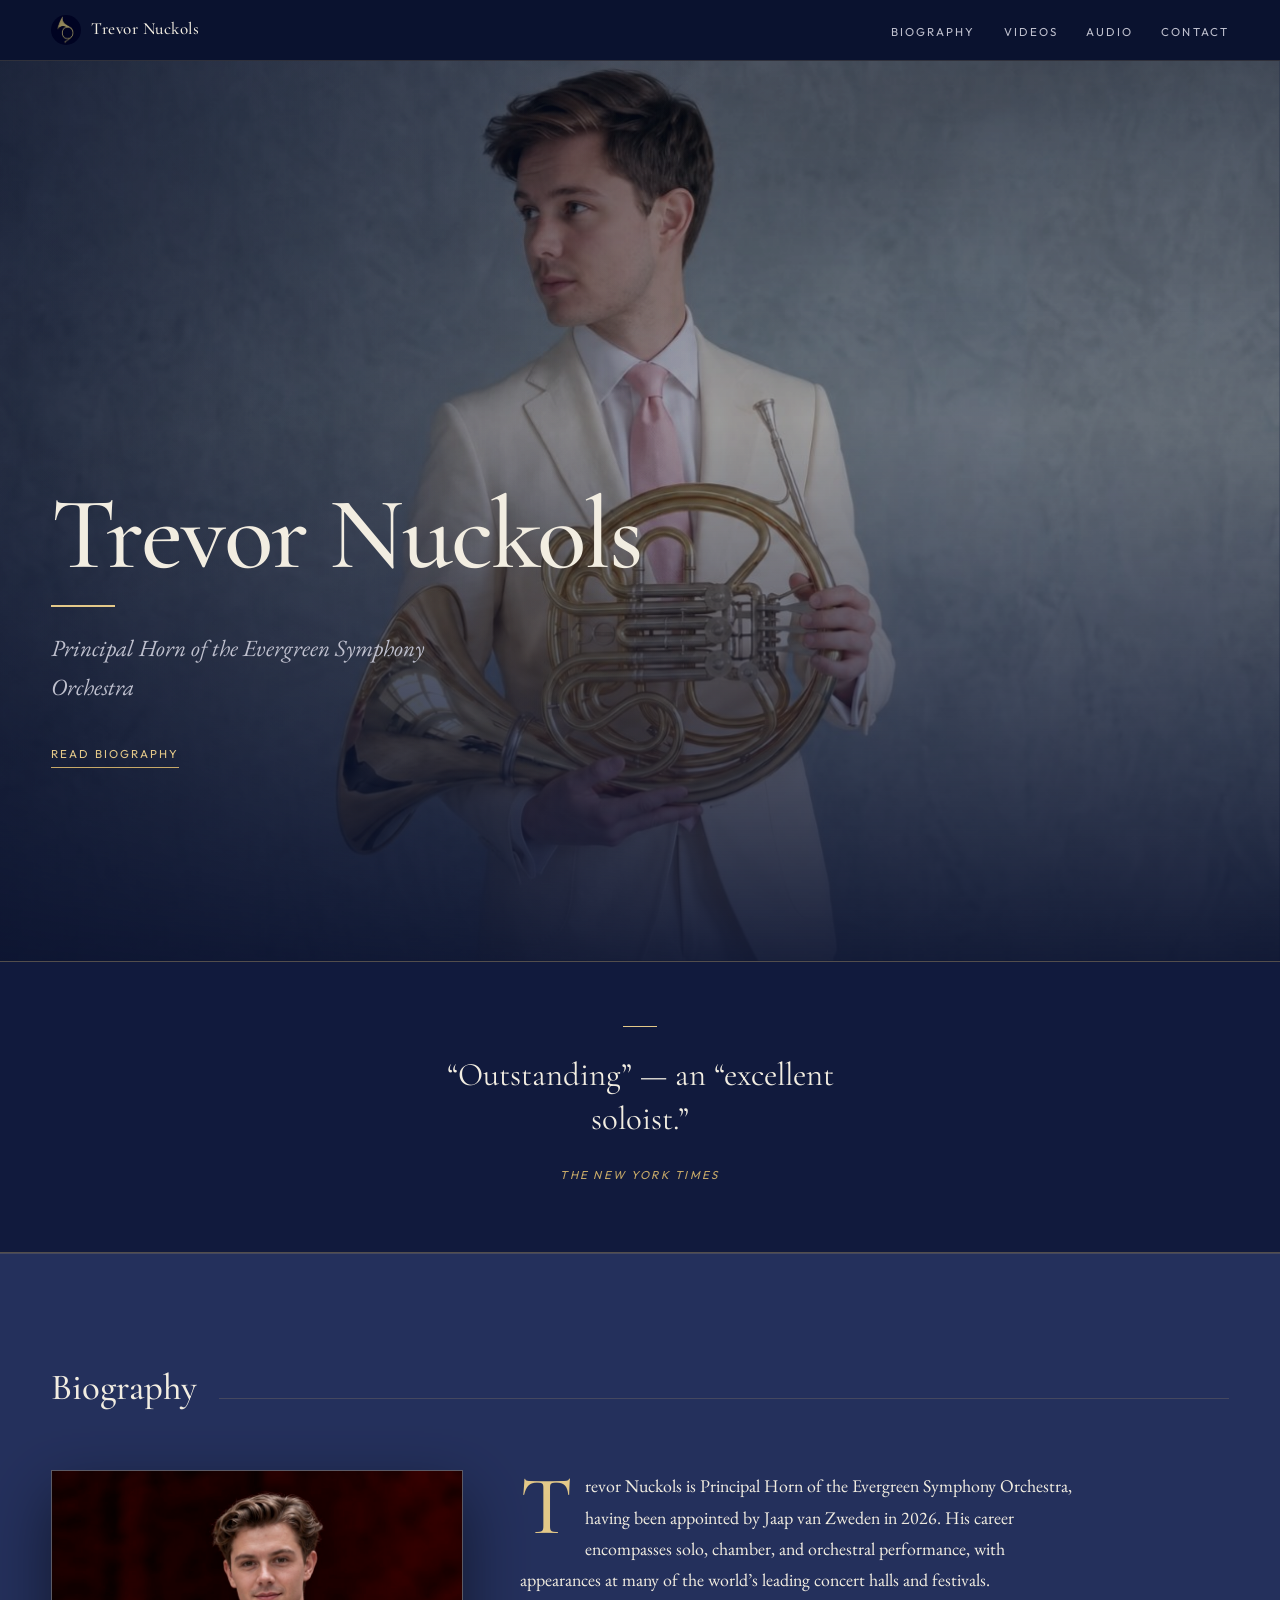
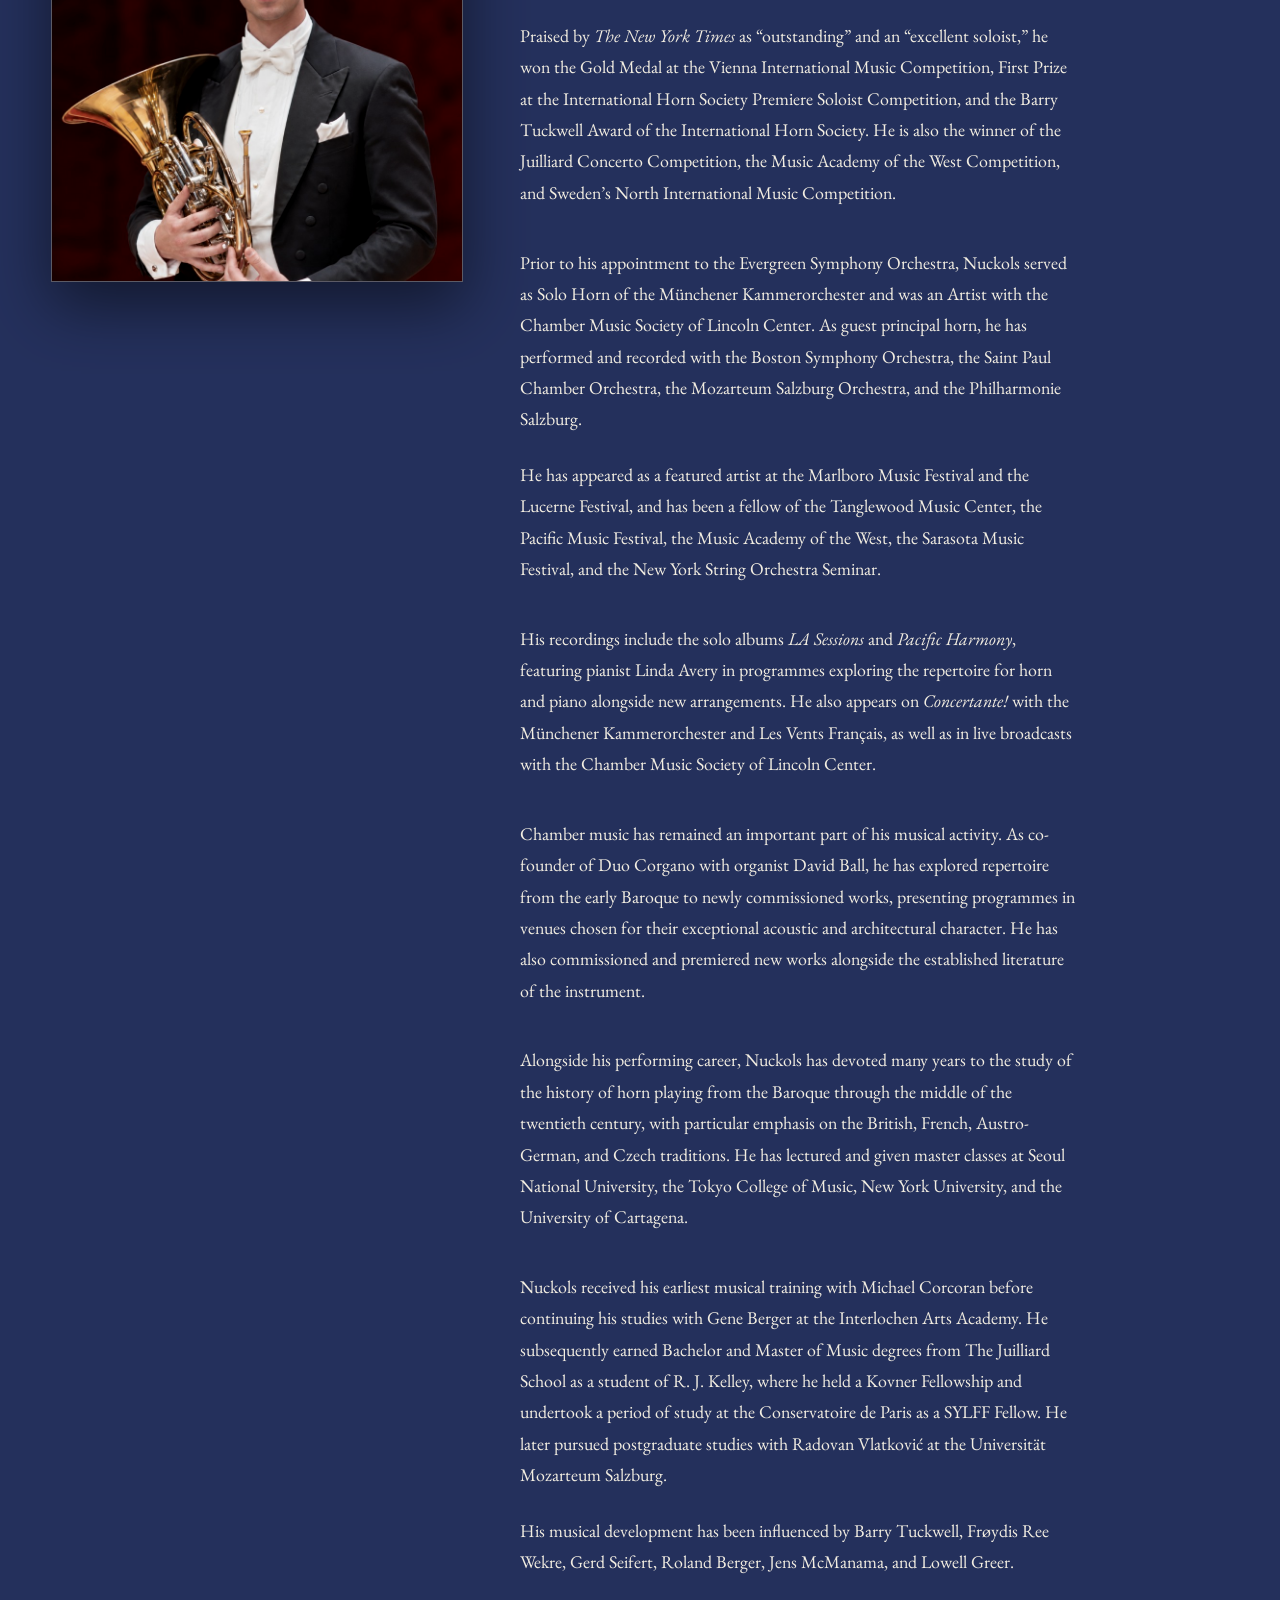
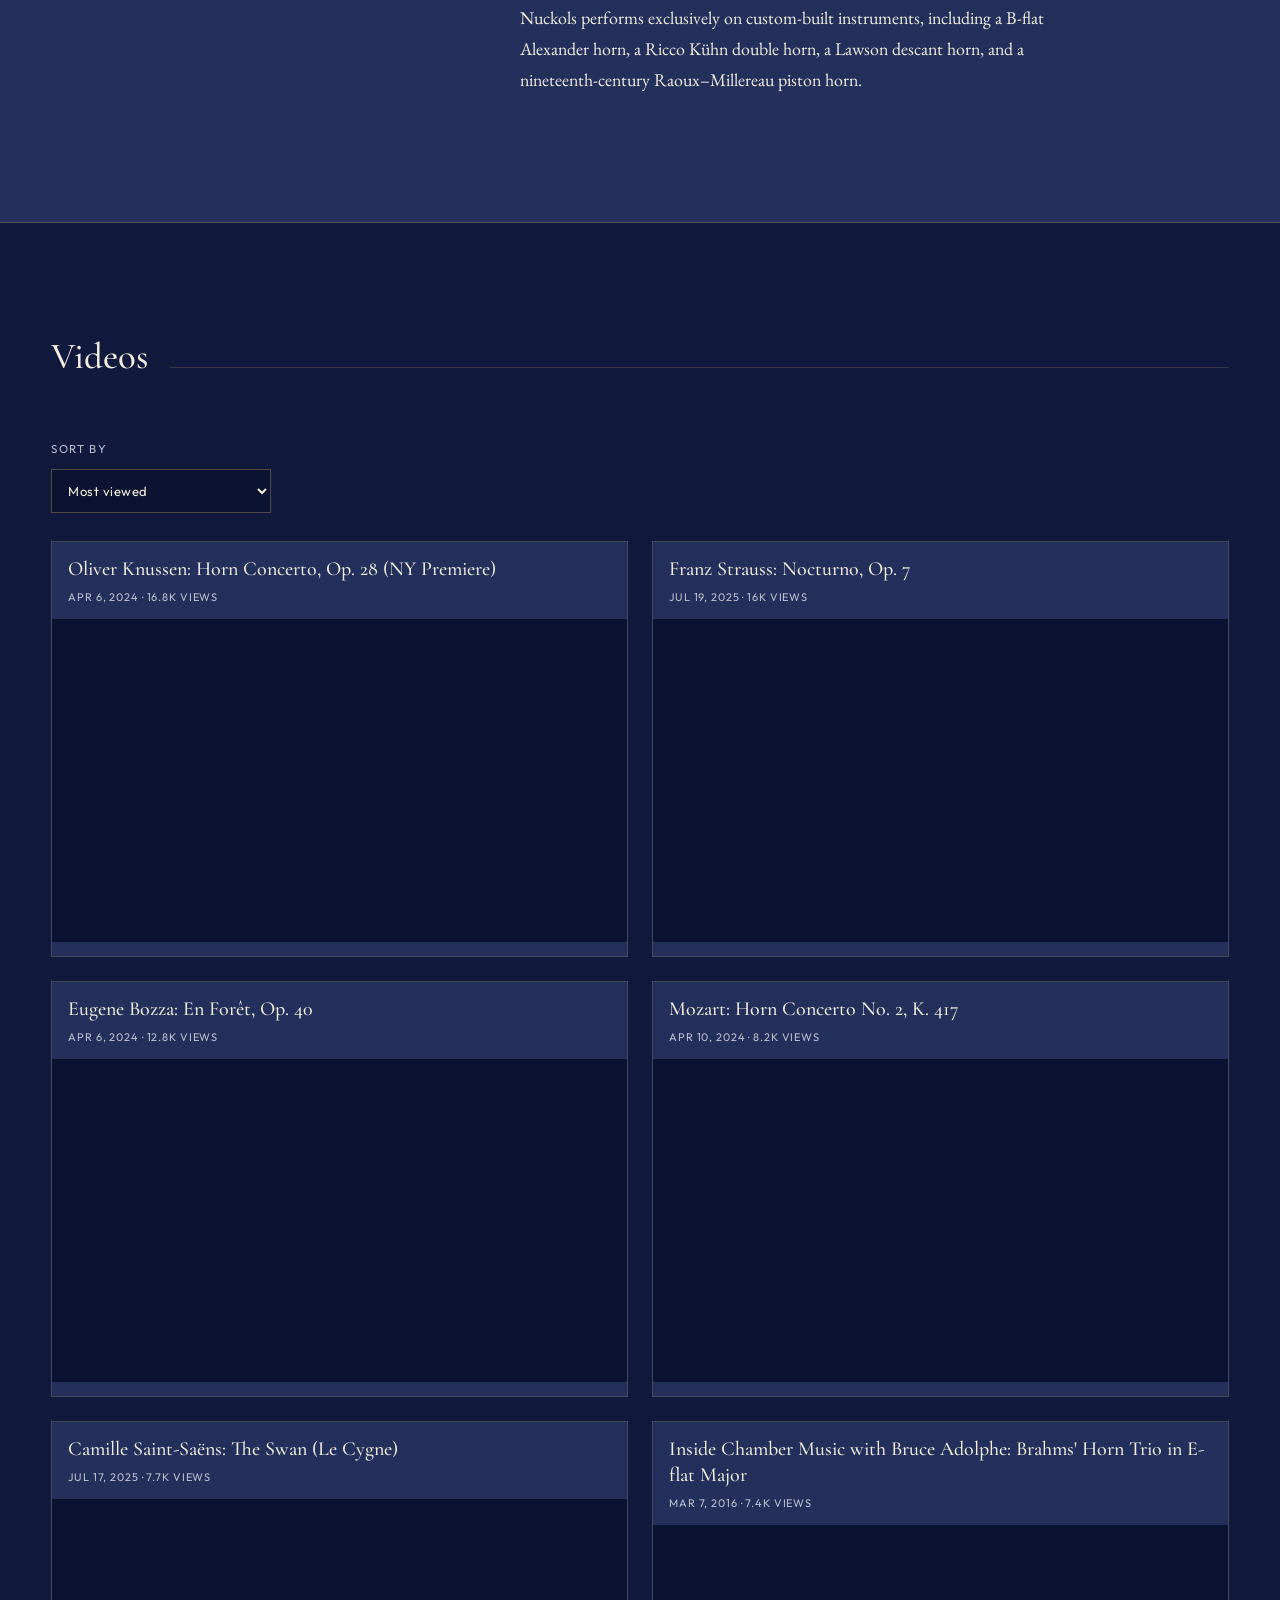
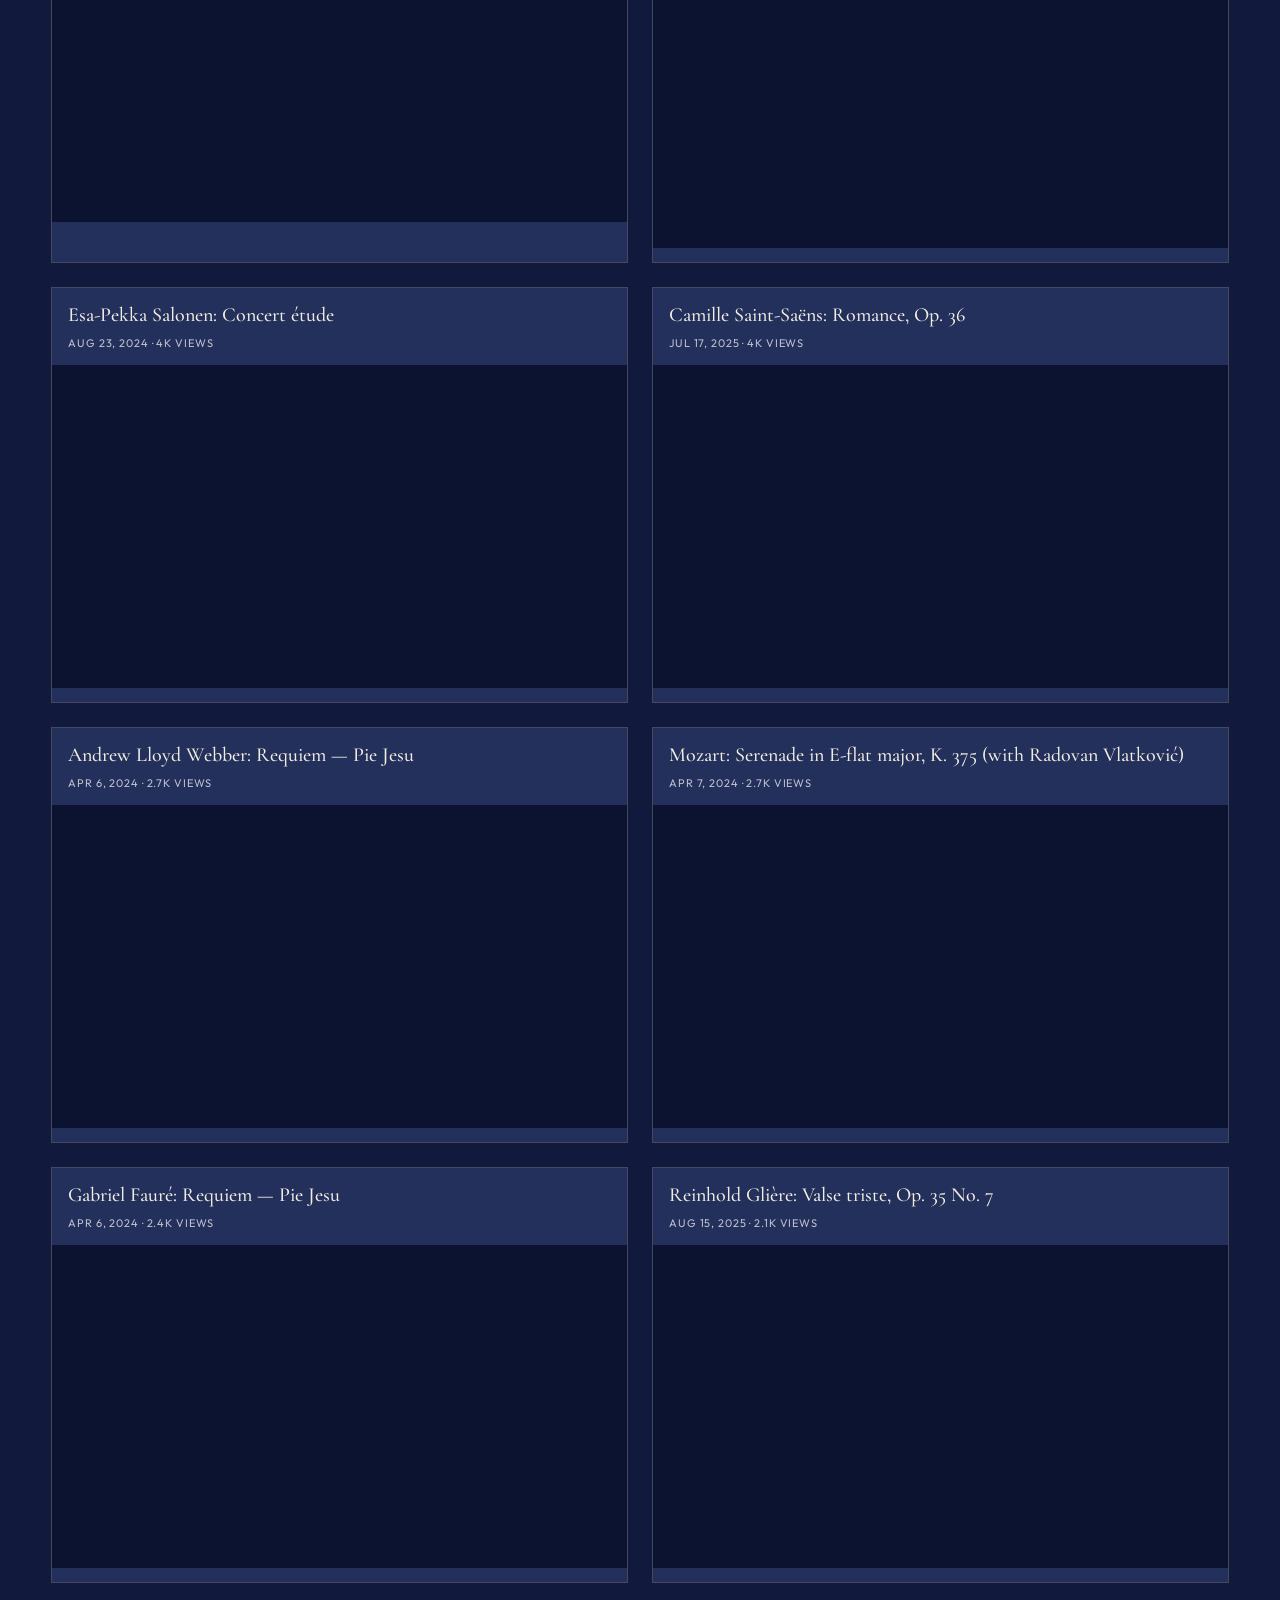
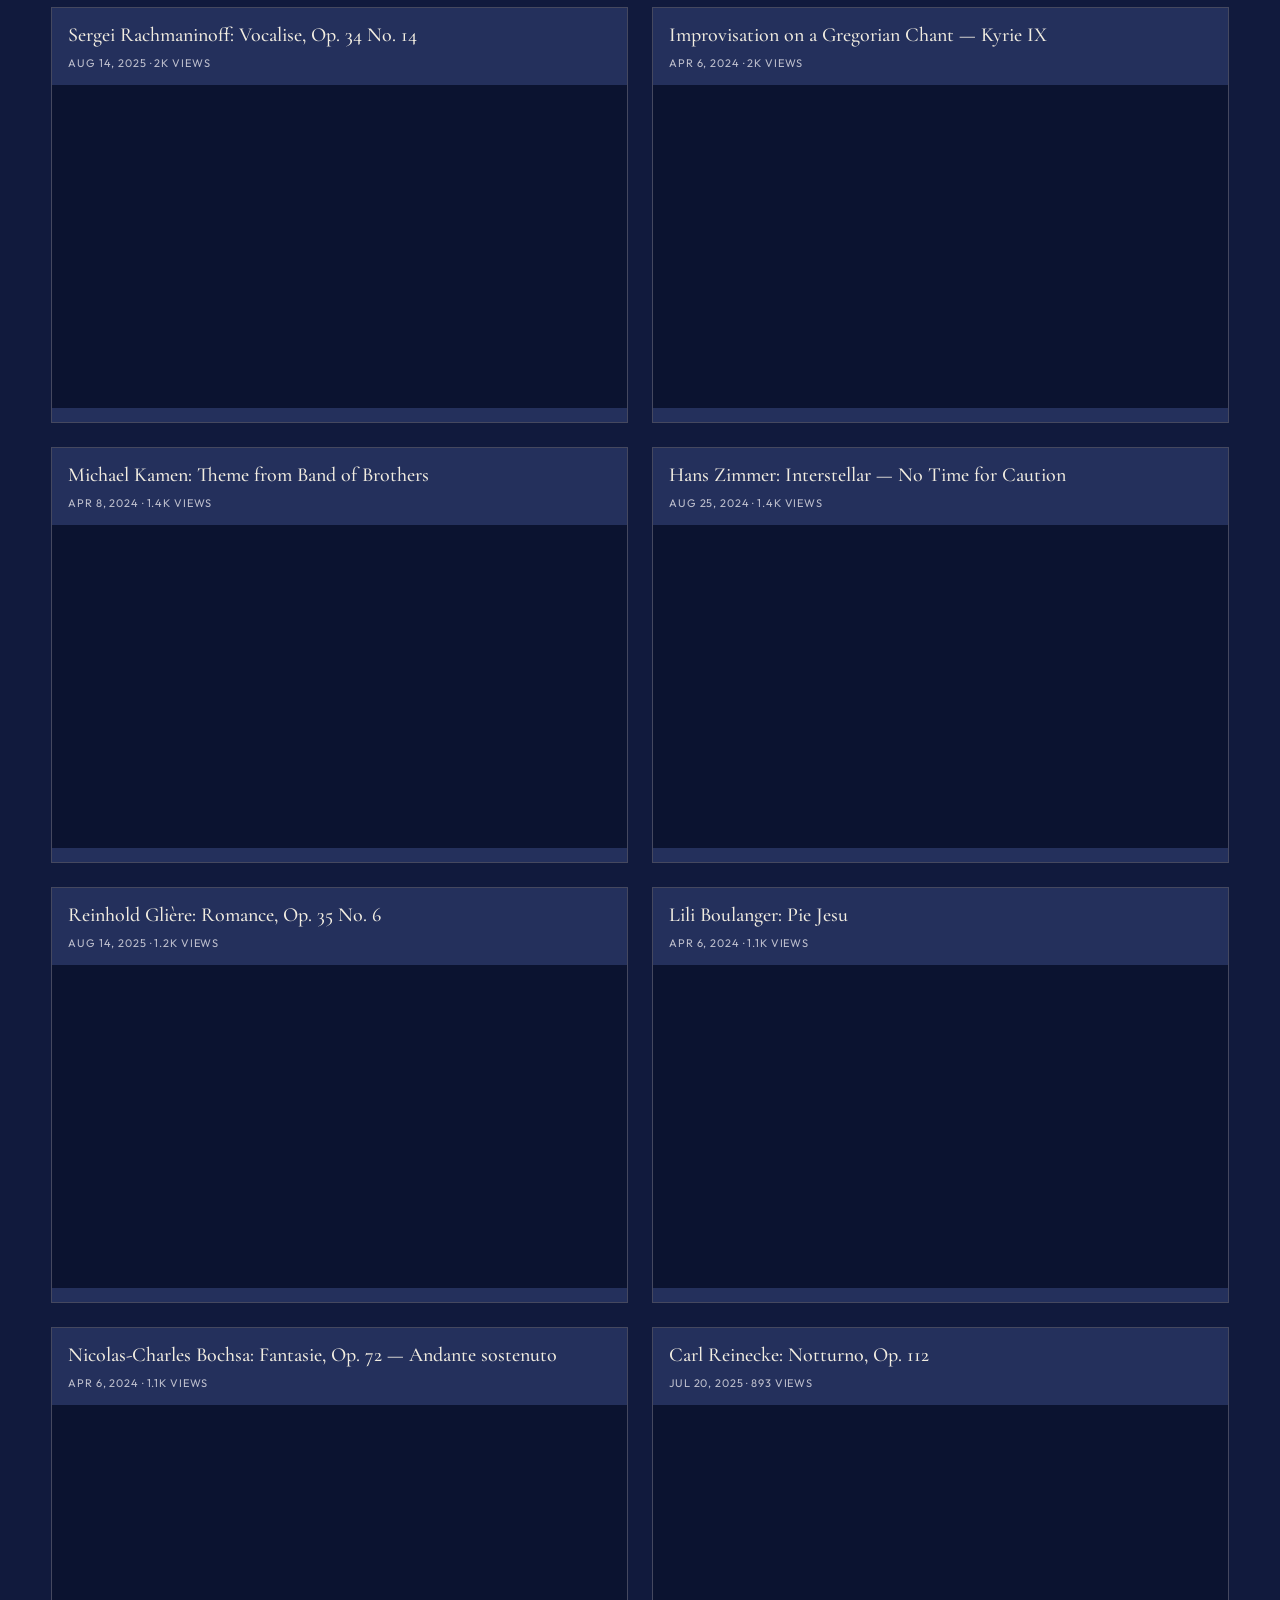
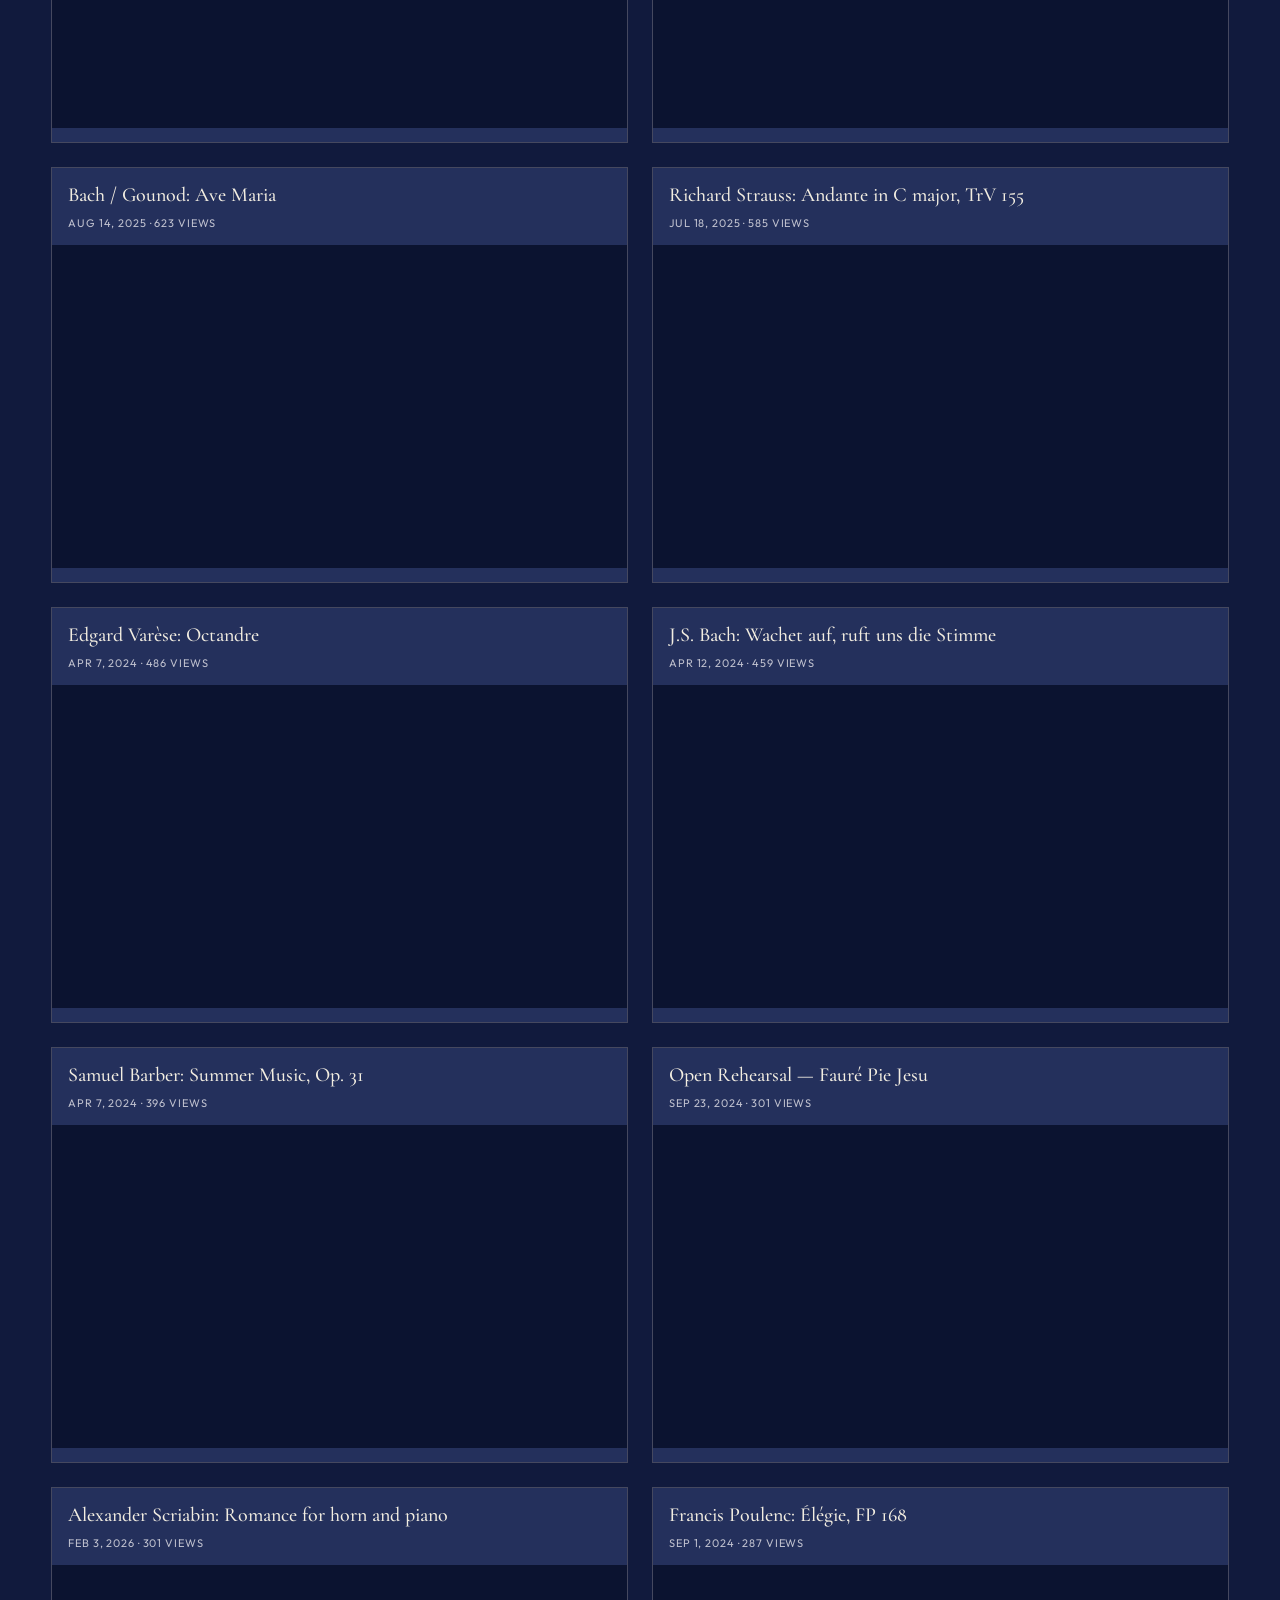
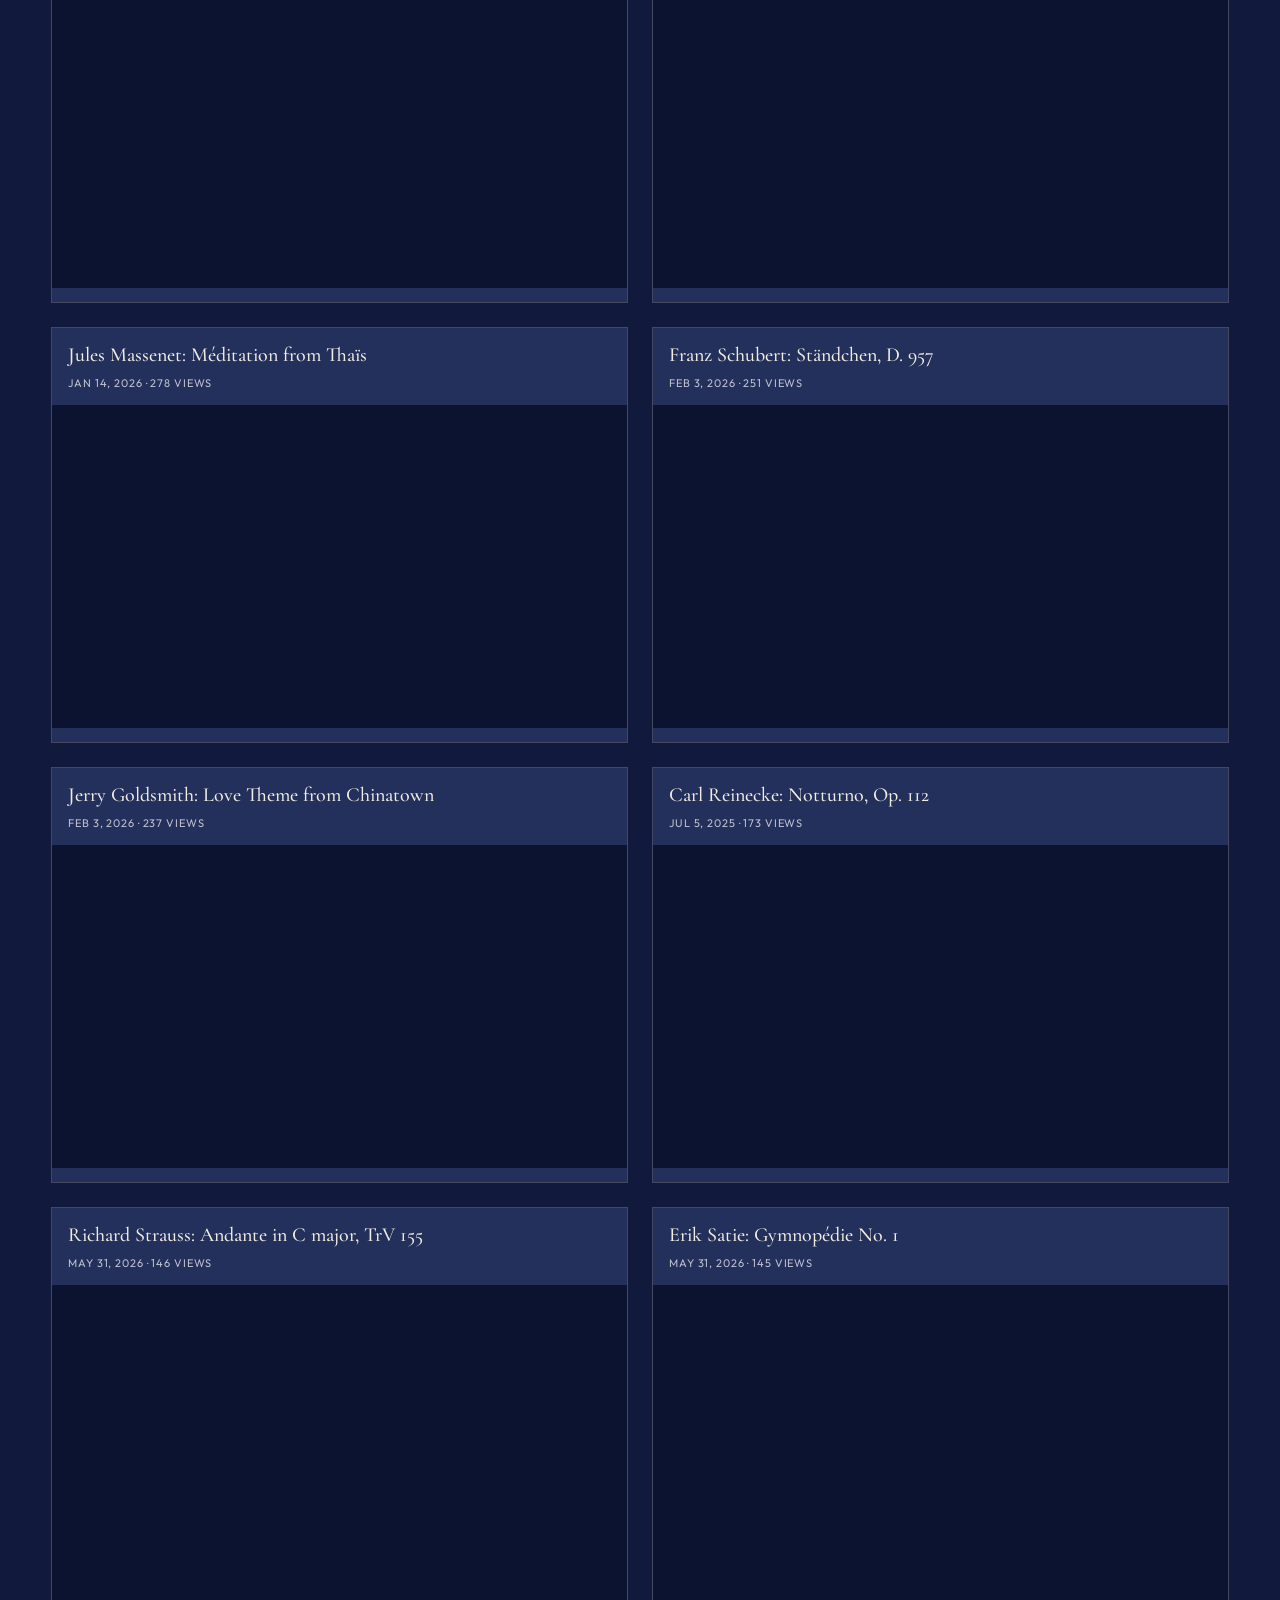
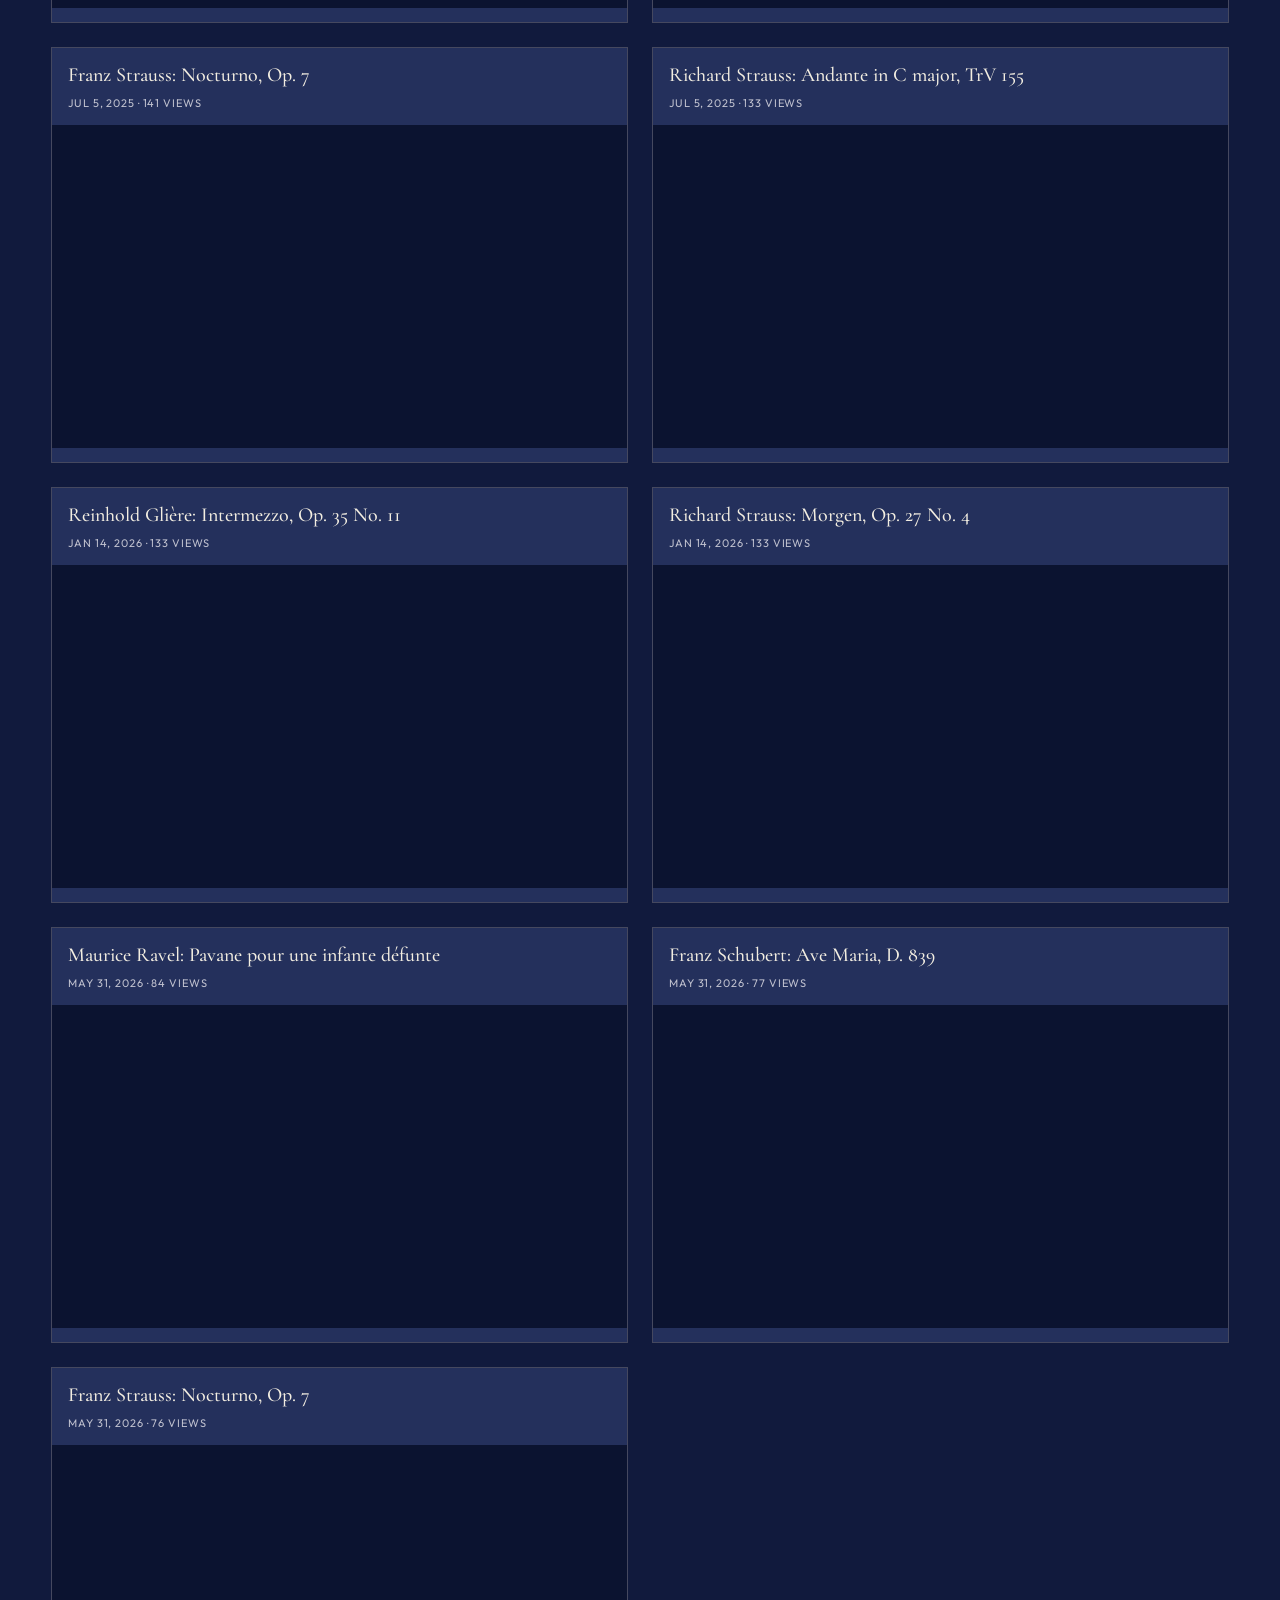
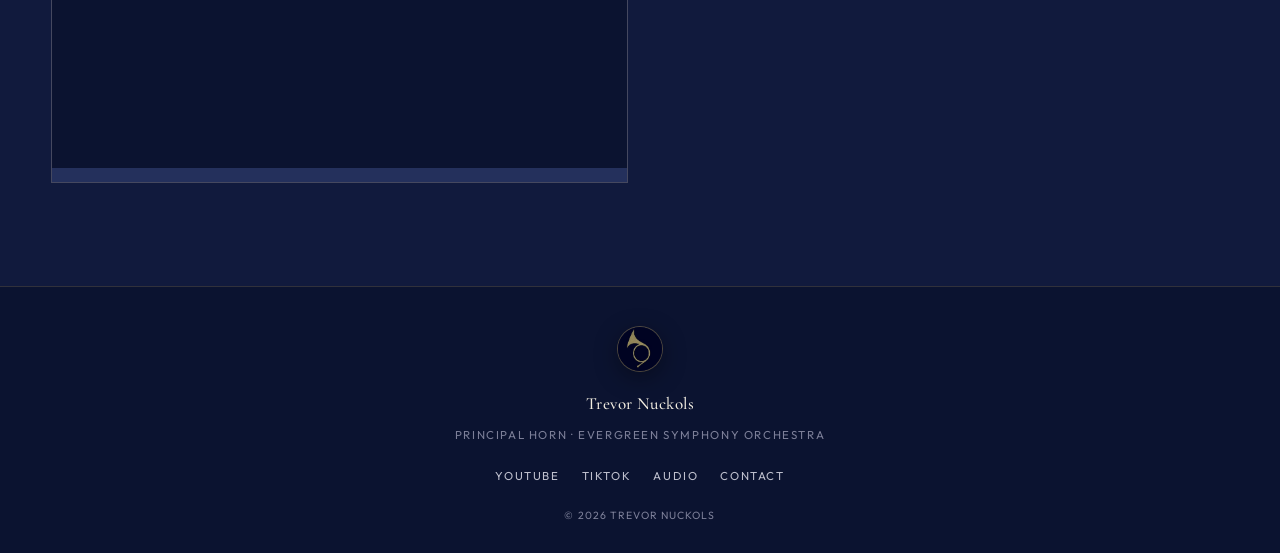
<file: index.html>
<!DOCTYPE html>
<html lang="en">
<head>
  <meta charset="UTF-8">
  <meta name="viewport" content="width=device-width, initial-scale=1.0, viewport-fit=cover">
  <meta name="referrer" content="strict-origin-when-cross-origin">
  <title>Trevor Nuckols | Horn</title>
  <meta name="description" content="Trevor Nuckols, Principal Horn of the Evergreen Symphony Orchestra — solo, chamber, and orchestral performance.">
  <meta name="theme-color" content="#0B1330">
  <meta name="author" content="Trevor Nuckols">
  <link rel="canonical" href="https://horncalls.com/">
  <link rel="icon" href="images/favicon-48.jpg" type="image/jpeg" sizes="48x48">
  <link rel="apple-touch-icon" href="images/apple-touch-icon.png">
  <meta property="og:type" content="website">
  <meta property="og:site_name" content="Horncalls">
  <meta property="og:title" content="Trevor Nuckols | Horn">
  <meta property="og:description" content="Principal Horn of the Evergreen Symphony Orchestra. Solo, chamber, and orchestral performance.">
  <meta property="og:url" content="https://horncalls.com/">
  <meta property="og:image" content="https://horncalls.com/images/share-card.jpg">
  <meta property="og:image:secure_url" content="https://horncalls.com/images/share-card.jpg">
  <meta property="og:image:type" content="image/jpeg">
  <meta property="og:image:width" content="1200">
  <meta property="og:image:height" content="1200">
  <meta property="og:image:alt" content="Horncalls brand mark, gold horn on navy">
  <meta name="twitter:card" content="summary_large_image">
  <meta name="twitter:title" content="Trevor Nuckols | Horn">
  <meta name="twitter:description" content="Principal Horn of the Evergreen Symphony Orchestra.">
  <meta name="twitter:image" content="https://horncalls.com/images/share-card.jpg">
  <link rel="preconnect" href="https://fonts.googleapis.com">
  <link rel="preconnect" href="https://fonts.gstatic.com" crossorigin>
  <link href="https://fonts.googleapis.com/css2?family=Cormorant+Garamond:ital,wght@0,400;0,500;0,600;1,400;1,500&family=EB+Garamond:ital,wght@0,400;0,500;1,400&family=Outfit:wght@400;500;600;700&display=swap" rel="stylesheet">
  <link rel="stylesheet" href="css/styles.css?v=52">
  <script type="application/ld+json">
  {
    "@context": "https://schema.org",
    "@type": "Person",
    "name": "Trevor Nuckols",
    "url": "https://horncalls.com/",
    "image": "https://horncalls.com/images/share-card.jpg",
    "jobTitle": "Principal Horn",
    "worksFor": {
      "@type": "Organization",
      "name": "Evergreen Symphony Orchestra"
    },
    "sameAs": [
      "https://youtube.com/@horncalls",
      "https://www.tiktok.com/@horncalls",
      "https://on.soundcloud.com/RbdJTksl1zLRmwXoLH"
    ]
  }
  </script>
</head>
<body>
  <div id="top" tabindex="-1"></div>
  <div id="gunbarrel" aria-hidden="true"></div>

  <header>
    <div class="nav-inner">
      <a class="nav-name-group" href="#top">
        <span class="crest small" aria-hidden="true">
          <img src="images/brand-horn-mark.jpg" alt="">
        </span>
        <div class="nav-name">Trevor Nuckols</div>
      </a>
      <nav aria-label="Primary">
        <ul>
          <li><a href="#biography">Biography</a></li>
          <li><a href="#videos">Videos</a></li>
          <li><a href="/audio/">Audio</a></li>
          <li><a href="/contact/">Contact</a></li>
        </ul>
      </nav>
    </div>
  </header>

  <main>
    <section class="hero" aria-label="Introduction">
      <div class="hero-media">
        <img src="images/hero-cream-suit-portrait.jpg" alt="Trevor Nuckols in a cream suit holding a French horn" width="1600" height="893">
      </div>
      <div class="hero-copy">
        <h1>Trevor Nuckols</h1>
        <div class="hero-rule" aria-hidden="true"></div>
        <p class="hero-role">Principal Horn of the Evergreen Symphony Orchestra</p>
        <a class="hero-cta" href="#biography">Read biography</a>
      </div>
    </section>

    <div class="quote-band">
      <div class="rule" aria-hidden="true"></div>
      <blockquote>&ldquo;Outstanding&rdquo; &mdash; an &ldquo;excellent soloist.&rdquo;</blockquote>
      <cite>The New York Times</cite>
    </div>

    <section id="biography">
      <div class="wrap">
        <div class="section-head">
          <h2>Biography</h2>
        </div>
        <div class="bio-layout">
          <figure class="bio-photo">
            <img src="images/bio10-30-26.jpg" alt="Trevor Nuckols in white tie holding a French horn" width="852" height="1024">
          </figure>
          <div class="bio-copy">
            <div class="bio-block">
              <p class="lead"><span class="dropcap">T</span>revor Nuckols is Principal Horn of the Evergreen Symphony Orchestra, having been appointed by Jaap van Zweden in 2026. His career encompasses solo, chamber, and orchestral performance, with appearances at many of the world&rsquo;s leading concert halls and festivals.</p>
              <p>Praised by <em>The New York Times</em> as &ldquo;outstanding&rdquo; and an &ldquo;excellent soloist,&rdquo; he won the Gold Medal at the Vienna International Music Competition, First Prize at the International Horn Society Premiere Soloist Competition, and the Barry Tuckwell Award of the International Horn Society. He is also the winner of the Juilliard Concerto Competition, the Music Academy of the West Competition, and Sweden&rsquo;s North International Music Competition.</p>
            </div>

            <div class="bio-block">
              <p>Prior to his appointment to the Evergreen Symphony Orchestra, Nuckols served as Solo Horn of the M&uuml;nchener Kammerorchester and was an Artist with the Chamber Music Society of Lincoln Center. As guest principal horn, he has performed and recorded with the Boston Symphony Orchestra, the Saint Paul Chamber Orchestra, the Mozarteum Salzburg Orchestra, and the Philharmonie Salzburg.</p>
              <p>He has appeared as a featured artist at the Marlboro Music Festival and the Lucerne Festival, and has been a fellow of the Tanglewood Music Center, the Pacific Music Festival, the Music Academy of the West, the Sarasota Music Festival, and the New York String Orchestra Seminar.</p>
            </div>

            <div class="bio-block">
              <p>His recordings include the solo albums <em>LA Sessions</em> and <em>Pacific Harmony</em>, featuring pianist Linda Avery in programmes exploring the repertoire for horn and piano alongside new arrangements. He also appears on <em>Concertante!</em> with the M&uuml;nchener Kammerorchester and Les Vents Fran&ccedil;ais, as well as in live broadcasts with the Chamber Music Society of Lincoln Center.</p>
            </div>

            <div class="bio-block">
              <p>Chamber music has remained an important part of his musical activity. As co-founder of Duo Corgano with organist David Ball, he has explored repertoire from the early Baroque to newly commissioned works, presenting programmes in venues chosen for their exceptional acoustic and architectural character. He has also commissioned and premiered new works alongside the established literature of the instrument.</p>
            </div>

            <div class="bio-block">
              <p>Alongside his performing career, Nuckols has devoted many years to the study of the history of horn playing from the Baroque through the middle of the twentieth century, with particular emphasis on the British, French, Austro-German, and Czech traditions. He has lectured and given master classes at Seoul National University, the Tokyo College of Music, New York University, and the University of Cartagena.</p>
            </div>

            <div class="bio-block">
              <p>Nuckols received his earliest musical training with Michael Corcoran before continuing his studies with Gene Berger at the Interlochen Arts Academy. He subsequently earned Bachelor and Master of Music degrees from The Juilliard School as a student of R. J. Kelley, where he held a Kovner Fellowship and undertook a period of study at the Conservatoire de Paris as a SYLFF Fellow. He later pursued postgraduate studies with Radovan Vlatkovi&#263; at the Universit&auml;t Mozarteum Salzburg.</p>
              <p>His musical development has been influenced by Barry Tuckwell, Fr&oslash;ydis Ree Wekre, Gerd Seifert, Roland Berger, Jens McManama, and Lowell Greer.</p>
              <p>Nuckols performs exclusively on custom-built instruments, including a B-flat Alexander horn, a Ricco K&uuml;hn double horn, a Lawson descant horn, and a nineteenth-century Raoux&ndash;Millereau piston horn.</p>
            </div>
          </div>
        </div>
      </div>
    </section>

    <section id="videos">
      <div class="wrap">
        <div class="section-head">
          <h2>Videos</h2>
        </div>
        <div class="watch-toolbar">
          <div class="watch-sort-group">
            <label class="watch-sort-label" for="watch-sort">Sort by</label>
            <select id="watch-sort" class="watch-sort" name="watch-sort">
              <option value="newest">Newest uploads</option>
              <option value="oldest">Oldest uploads</option>
              <option value="views" selected>Most viewed</option>
              <option value="likes">Most liked</option>
            </select>
          </div>
        </div>
        <div id="watch-grid" class="watch-grid" aria-live="polite"></div>
      </div>
    </section>

  </main>

  <footer>
    <span class="crest large" aria-hidden="true">
      <img src="images/brand-horn-mark.jpg" alt="">
    </span>
    <span class="nav-name">Trevor Nuckols</span>
    <p>Principal Horn &middot; Evergreen Symphony Orchestra</p>
    <ul class="foot-links">
      <li><a href="https://youtube.com/@horncalls" target="_blank" rel="noopener noreferrer">YouTube</a></li>
      <li><a href="https://www.tiktok.com/@horncalls" target="_blank" rel="noopener noreferrer">TikTok</a></li>
      <li><a href="/audio/">Audio</a></li>
      <li><a href="/contact/">Contact</a></li>
    </ul>
    <p class="copy">&copy; <span id="year"></span> Trevor Nuckols</p>
  </footer>

  <script src="js/main.js?v=46" defer></script>
</body>
</html>
</file>
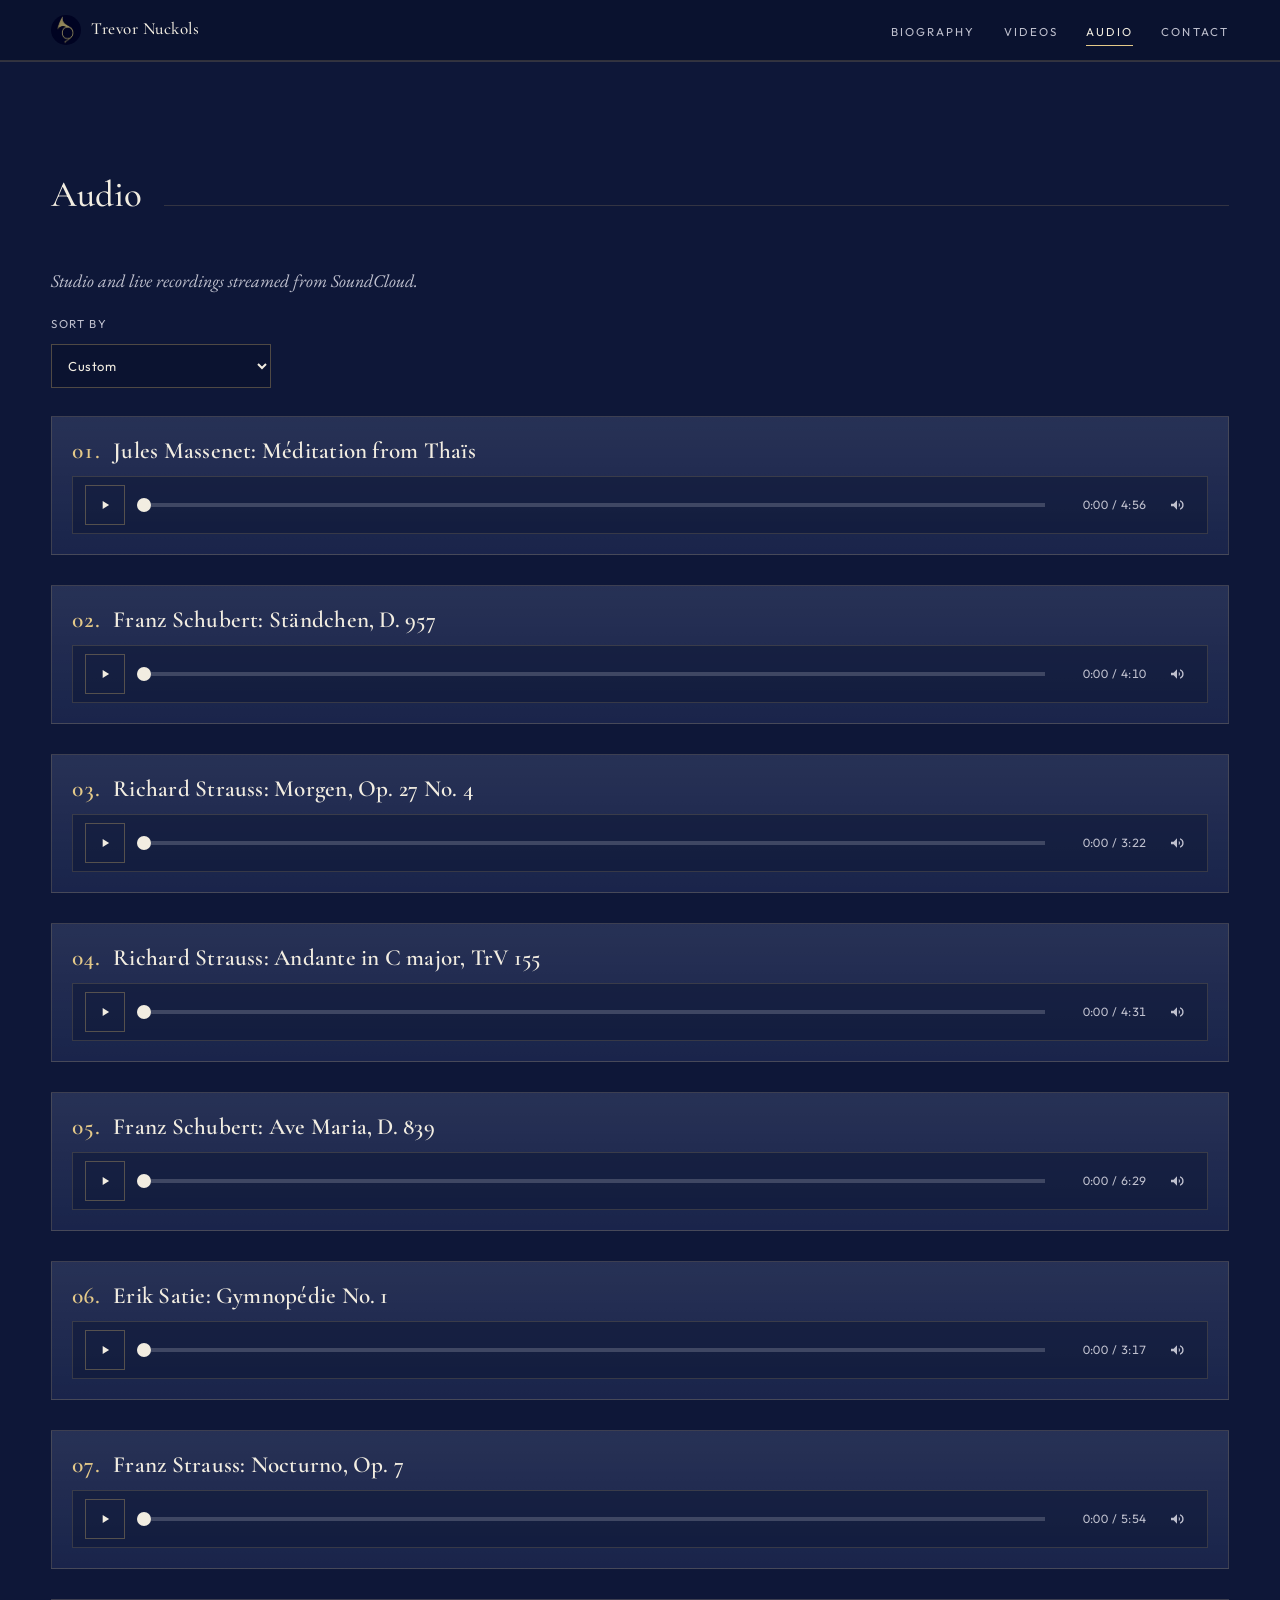
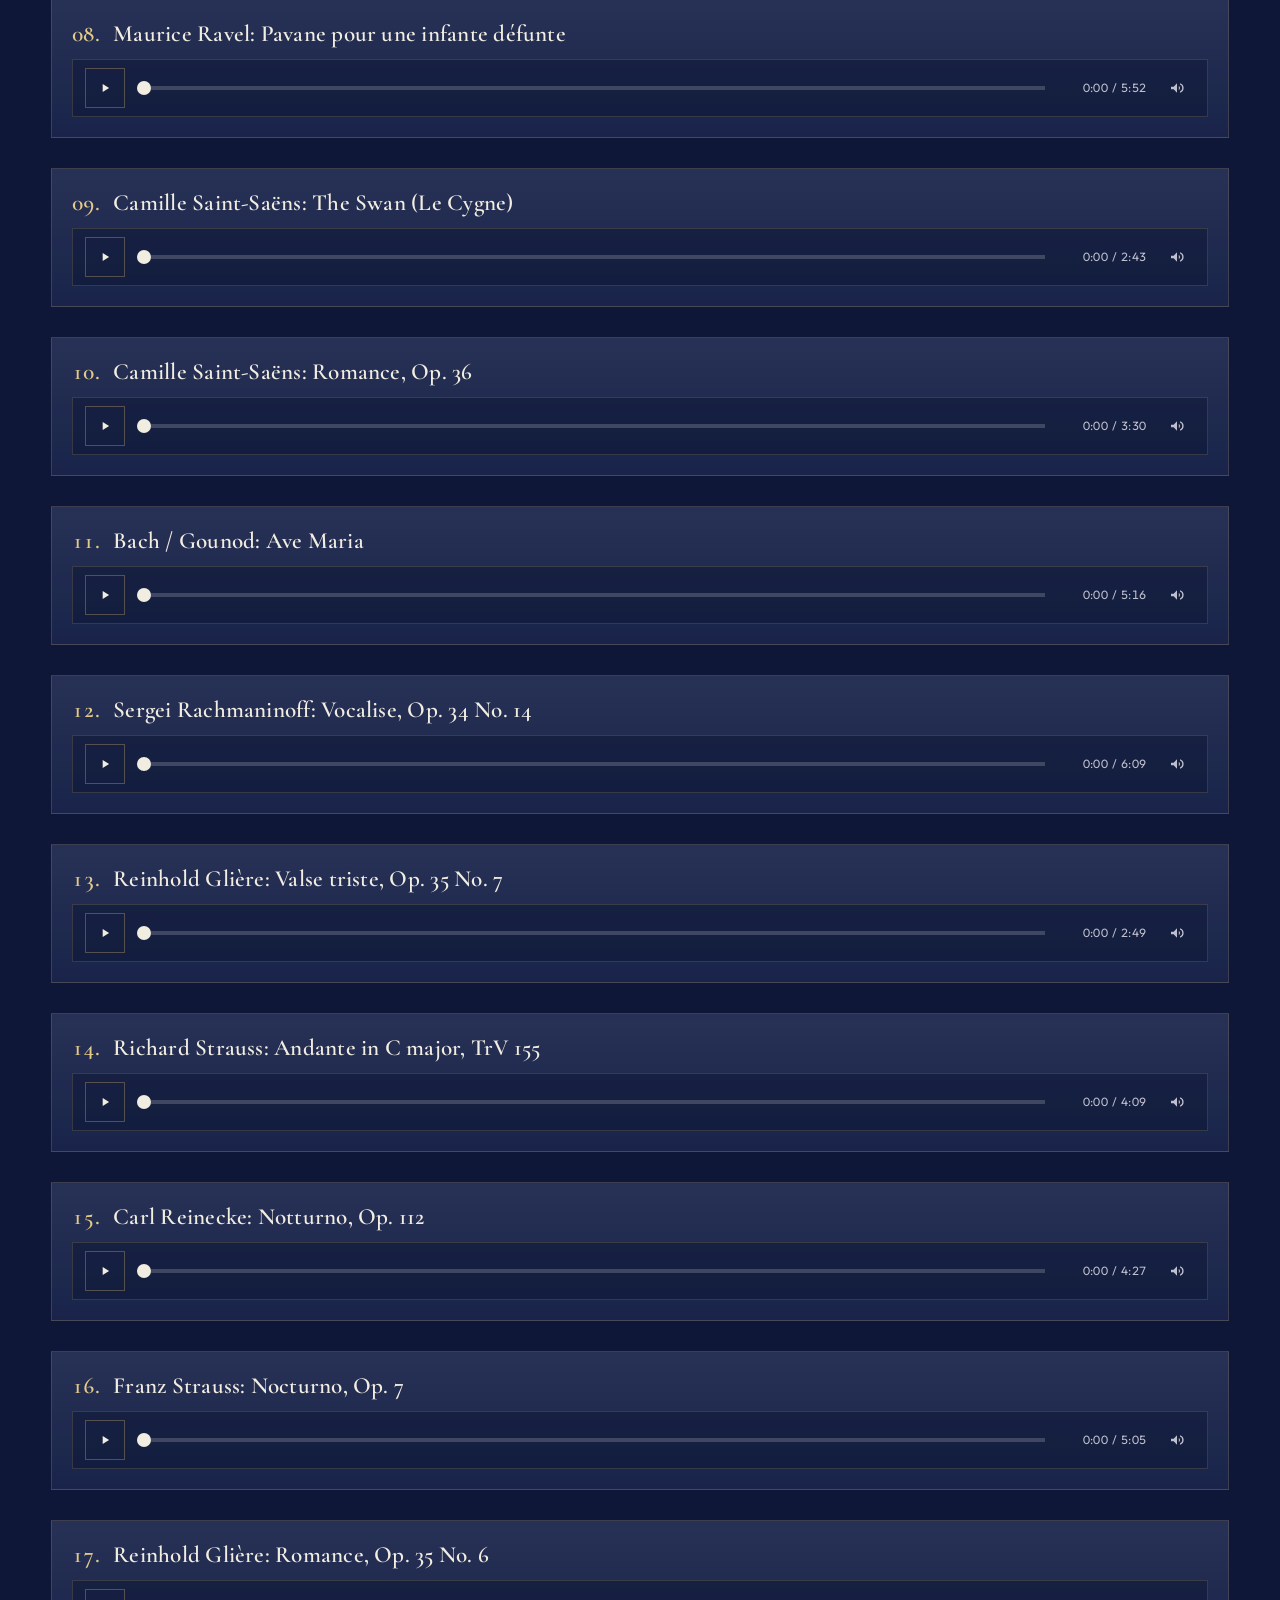
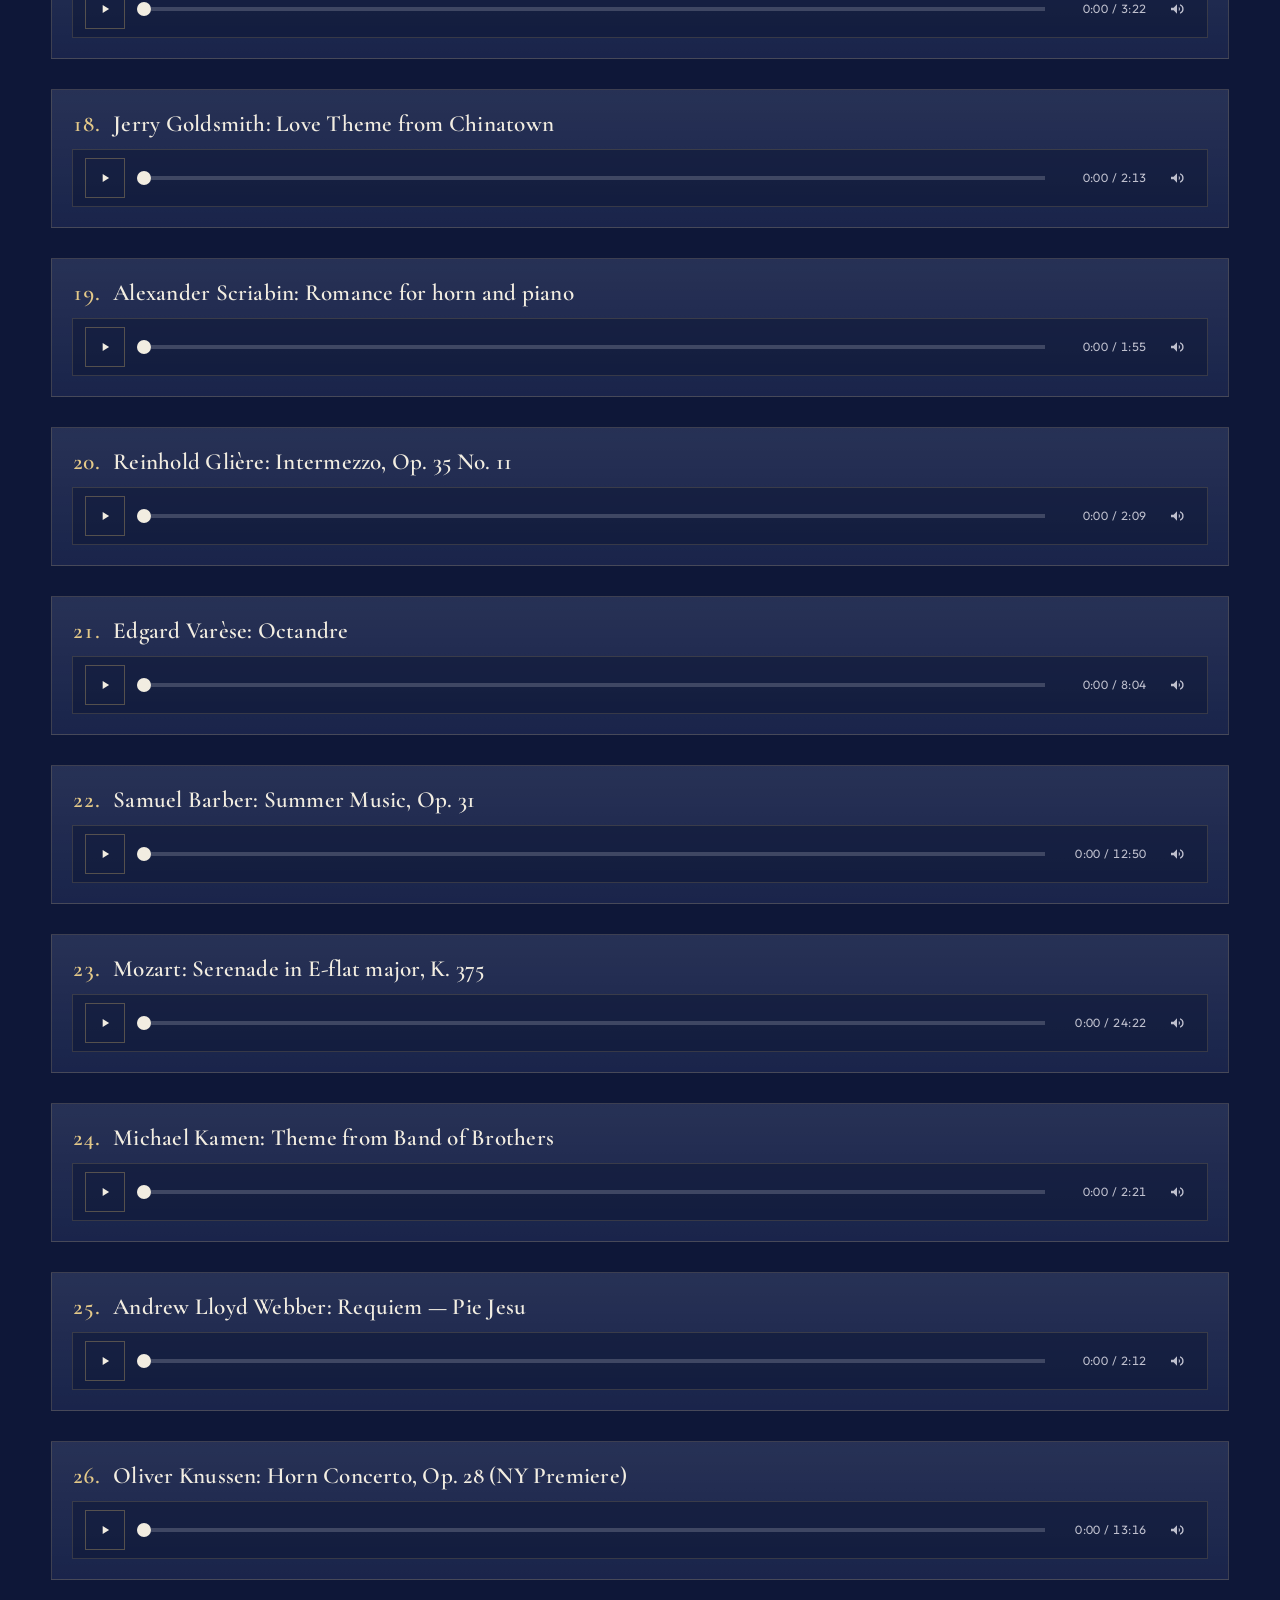
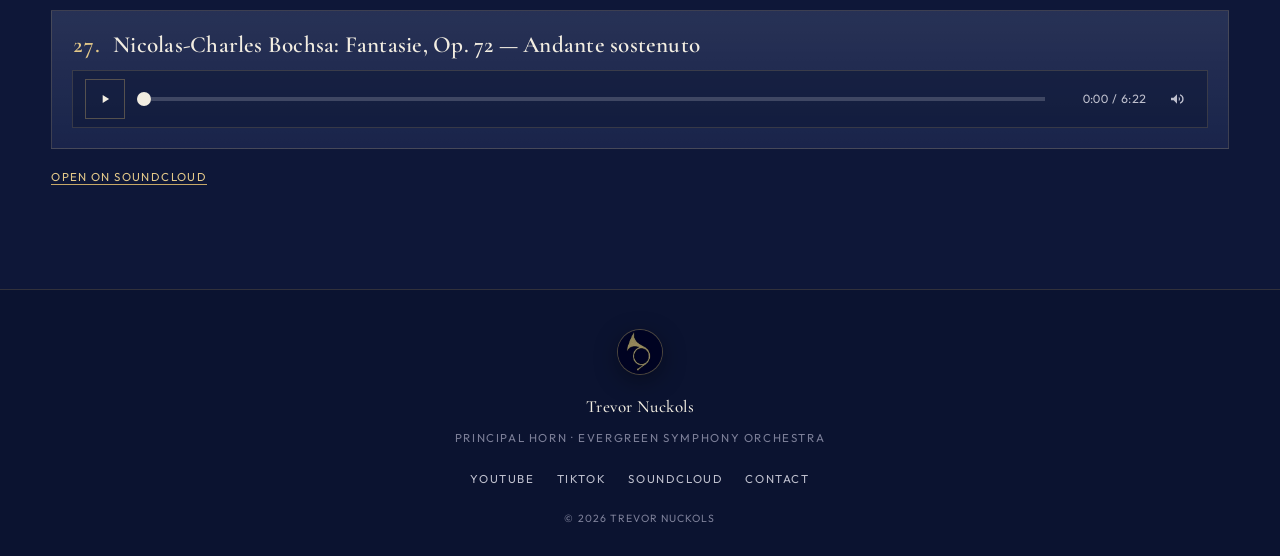
<file: audio/index.html>
<!DOCTYPE html>
<html lang="en">
<head>
  <meta charset="UTF-8">
  <meta name="viewport" content="width=device-width, initial-scale=1.0, viewport-fit=cover">
  <meta name="referrer" content="strict-origin-when-cross-origin">
  <title>Audio — Trevor Nuckols</title>
  <meta name="description" content="Listen to Trevor Nuckols — studio and live recordings on SoundCloud.">
  <meta name="theme-color" content="#0B1330">
  <link rel="canonical" href="https://horncalls.com/audio/">
  <link rel="icon" href="../images/favicon-48.jpg" type="image/jpeg" sizes="48x48">
  <link rel="apple-touch-icon" href="../images/apple-touch-icon.png">
  <meta property="og:type" content="website">
  <meta property="og:site_name" content="Horncalls">
  <meta property="og:title" content="Audio — Trevor Nuckols">
  <meta property="og:description" content="Listen to Trevor Nuckols — studio and live recordings.">
  <meta property="og:url" content="https://horncalls.com/audio/">
  <meta property="og:image" content="https://horncalls.com/images/share-card.jpg">
  <meta property="og:image:secure_url" content="https://horncalls.com/images/share-card.jpg">
  <meta property="og:image:type" content="image/jpeg">
  <meta property="og:image:width" content="1200">
  <meta property="og:image:height" content="1200">
  <meta property="og:image:alt" content="Horncalls brand mark, gold horn on navy">
  <meta name="twitter:card" content="summary_large_image">
  <meta name="twitter:title" content="Audio — Trevor Nuckols">
  <meta name="twitter:description" content="Listen to Trevor Nuckols — studio and live recordings.">
  <meta name="twitter:image" content="https://horncalls.com/images/share-card.jpg">
  <link rel="preconnect" href="https://fonts.googleapis.com">
  <link rel="preconnect" href="https://fonts.gstatic.com" crossorigin>
  <link href="https://fonts.googleapis.com/css2?family=Cormorant+Garamond:ital,wght@0,400;0,500;0,600;1,400;1,500&family=EB+Garamond:ital,wght@0,400;0,500;1,400&family=Outfit:wght@400;500;600;700&display=swap" rel="stylesheet">
  <link rel="stylesheet" href="../css/styles.css?v=47">
</head>
<body class="page-audio">
  <div id="top" tabindex="-1"></div>
  <header>
    <div class="nav-inner">
      <a class="nav-name-group" href="../">
        <span class="crest small" aria-hidden="true">
          <img src="../images/brand-horn-mark.jpg" alt="">
        </span>
        <div class="nav-name">Trevor Nuckols</div>
      </a>
      <nav aria-label="Primary">
        <ul>
          <li><a href="../#biography">Biography</a></li>
          <li><a href="../#videos">Videos</a></li>
          <li><a href="./" aria-current="page">Audio</a></li>
          <li><a href="../contact/">Contact</a></li>
        </ul>
      </nav>
    </div>
  </header>

  <main>
    <section id="audio" class="audio-page" aria-labelledby="audio-heading">
      <div class="wrap">
        <div class="section-head">
          <h1 id="audio-heading">Audio</h1>
        </div>
        <p class="gallery-lede">Studio and live recordings streamed from SoundCloud.</p>
        <div class="watch-toolbar">
          <div class="watch-sort-group">
            <label class="watch-sort-label" for="audio-sort">Sort by</label>
            <select id="audio-sort" class="watch-sort" name="audio-sort">
              <option value="custom" selected>Custom</option>
              <option value="album">Album</option>
              <option value="newest">Newest uploads</option>
              <option value="oldest">Oldest uploads</option>
              <option value="plays">Most played</option>
              <option value="likes">Most liked</option>
            </select>
          </div>
        </div>

        <ol id="audio-list" class="audio-list" aria-label="Audio recordings"></ol>
        <div class="audio-widget-host" aria-hidden="true">
          <iframe
            id="sc-widget"
            title="SoundCloud player"
            width="100%"
            height="20"
            scrolling="no"
            frameborder="no"
            allow="autoplay"
            src="https://w.soundcloud.com/player/?url=https%3A%2F%2Fapi.soundcloud.com%2Ftracks%2F2370016676&amp;color=%23C7A968&amp;auto_play=false&amp;hide_related=true&amp;show_comments=false&amp;show_user=false&amp;show_reposts=false&amp;show_teaser=false&amp;visual=false&amp;download=false&amp;sharing=false"
          ></iframe>
        </div>
        <p class="watch-audio-note">
          <a href="https://soundcloud.com/horncalls" target="_blank" rel="noopener noreferrer">Open on SoundCloud</a>
        </p>
      </div>
    </section>
  </main>

  <footer>
    <span class="crest large" aria-hidden="true">
      <img src="../images/brand-horn-mark.jpg" alt="">
    </span>
    <span class="nav-name">Trevor Nuckols</span>
    <p>Principal Horn &middot; Evergreen Symphony Orchestra</p>
    <ul class="foot-links">
      <li><a href="https://youtube.com/@horncalls" target="_blank" rel="noopener noreferrer">YouTube</a></li>
      <li><a href="https://www.tiktok.com/@horncalls" target="_blank" rel="noopener noreferrer">TikTok</a></li>
      <li><a href="https://soundcloud.com/horncalls" target="_blank" rel="noopener noreferrer">SoundCloud</a></li>
      <li><a href="../contact/">Contact</a></li>
    </ul>
    <p class="copy">&copy; <span id="year"></span> Trevor Nuckols</p>
  </footer>

  <script src="../js/main.js?v=51" defer></script>
  <script src="https://w.soundcloud.com/player/api.js" async></script>
</body>
</html>
</file>
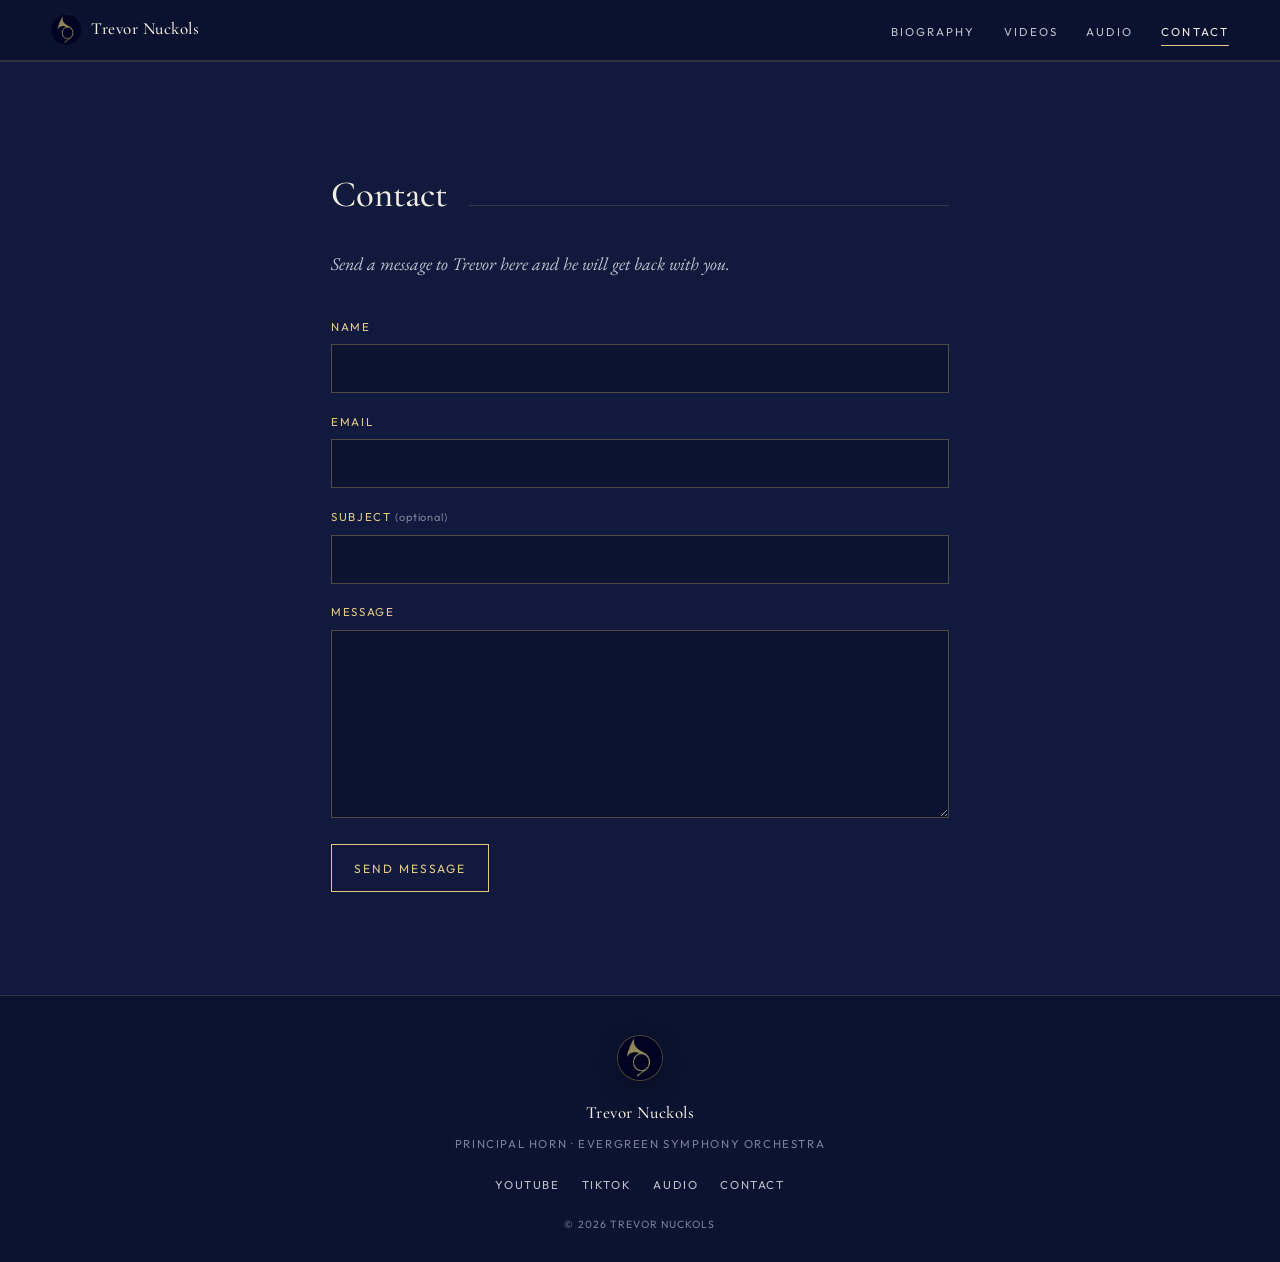
<file: contact/index.html>
<!DOCTYPE html>
<html lang="en">

<head>
  <meta charset="UTF-8">
  <meta name="viewport" content="width=device-width, initial-scale=1.0, viewport-fit=cover">
  <meta name="referrer" content="strict-origin-when-cross-origin">
  <title>Contact — Trevor Nuckols</title>
  <meta name="description" content="Contact Trevor Nuckols / Horncalls.">
  <meta name="theme-color" content="#0B1330">
  <link rel="canonical" href="https://horncalls.com/contact/">
  <link rel="icon" href="../images/favicon-48.jpg" type="image/jpeg" sizes="48x48">
  <link rel="apple-touch-icon" href="../images/apple-touch-icon.png">
  <meta property="og:type" content="website">
  <meta property="og:site_name" content="Horncalls">
  <meta property="og:title" content="Contact — Trevor Nuckols">
  <meta property="og:description" content="Send a message to Trevor Nuckols.">
  <meta property="og:url" content="https://horncalls.com/contact/">
  <meta property="og:image" content="https://horncalls.com/images/share-card.jpg">
  <meta property="og:image:secure_url" content="https://horncalls.com/images/share-card.jpg">
  <meta property="og:image:type" content="image/jpeg">
  <meta property="og:image:width" content="1200">
  <meta property="og:image:height" content="1200">
  <meta property="og:image:alt" content="Horncalls brand mark, gold horn on navy">
  <meta name="twitter:card" content="summary_large_image">
  <meta name="twitter:title" content="Contact — Trevor Nuckols">
  <meta name="twitter:description" content="Send a message to Trevor Nuckols.">
  <meta name="twitter:image" content="https://horncalls.com/images/share-card.jpg">
  <link rel="preconnect" href="https://fonts.googleapis.com">
  <link rel="preconnect" href="https://fonts.gstatic.com" crossorigin>
  <link
    href="https://fonts.googleapis.com/css2?family=Cormorant+Garamond:ital,wght@0,400;0,500;0,600;1,400;1,500&family=EB+Garamond:ital,wght@0,400;0,500;1,400&family=Outfit:wght@400;500;600;700&display=swap"
    rel="stylesheet">
  <link rel="stylesheet" href="../css/styles.css?v=17">
</head>

<body class="page-contact">
  <div id="top" tabindex="-1"></div>
  <header>
    <div class="nav-inner">
      <a class="nav-name-group" href="../">
        <span class="crest small" aria-hidden="true">
          <img src="../images/brand-horn-mark.jpg" alt="">
        </span>
        <div class="nav-name">Trevor Nuckols</div>
      </a>
      <nav aria-label="Primary">
        <ul>
          <li><a href="../#biography">Biography</a></li>
          <li><a href="../#videos">Videos</a></li>
          <li><a href="../audio/">Audio</a></li>
          <li><a href="./" aria-current="page">Contact</a></li>
        </ul>
      </nav>
    </div>
  </header>

  <main>
    <section class="contact-section" aria-labelledby="contact-heading">
      <div class="wrap contact-wrap">
        <div class="section-head">
          <h1 id="contact-heading">Contact</h1>
        </div>
        <p class="contact-lede">Send a message to Trevor here and he will get back with you.</p>

        <form id="contact-form" class="contact-form" novalidate>
          <input type="hidden" name="access_key" value="aa1a6fa9-6e58-4418-8148-56baebb5715f">
          <input type="hidden" name="subject" value="Horncalls website inquiry">
          <input type="hidden" name="from_name" value="Horncalls website">
          <input type="checkbox" name="botcheck" class="contact-honeypot" tabindex="-1" autocomplete="off"
            aria-hidden="true">

          <div class="contact-field">
            <label for="contact-name">Name</label>
            <input id="contact-name" name="name" type="text" autocomplete="name" required maxlength="120">
          </div>

          <div class="contact-field">
            <label for="contact-email">Email</label>
            <input id="contact-email" name="email" type="email" autocomplete="email" required maxlength="200">
          </div>

          <div class="contact-field">
            <label for="contact-topic">Subject <span class="optional">(optional)</span></label>
            <input id="contact-topic" name="topic" type="text" maxlength="160">
          </div>

          <div class="contact-field">
            <label for="contact-message">Message</label>
            <textarea id="contact-message" name="message" rows="7" required maxlength="4000"></textarea>
          </div>

          <div class="contact-actions">
            <button type="submit" class="contact-submit" id="contact-submit">Send message</button>
            <p id="contact-status" class="contact-status" role="status" aria-live="polite"></p>
          </div>
        </form>
      </div>
    </section>
  </main>

  <footer>
    <span class="crest large" aria-hidden="true">
      <img src="../images/brand-horn-mark.jpg" alt="">
    </span>
    <span class="nav-name">Trevor Nuckols</span>
    <p>Principal Horn &middot; Evergreen Symphony Orchestra</p>
    <ul class="foot-links">
      <li><a href="https://youtube.com/@horncalls" target="_blank" rel="noopener noreferrer">YouTube</a></li>
      <li><a href="https://www.tiktok.com/@horncalls" target="_blank" rel="noopener noreferrer">TikTok</a></li>
      <li><a href="../audio/">Audio</a></li>
      <li><a href="./">Contact</a></li>
    </ul>
    <p class="copy">&copy; <span id="year"></span> Trevor Nuckols</p>
  </footer>

  <script src="../js/main.js"></script>
  <script src="../js/contact.js"></script>
</body>

</html>
</file>
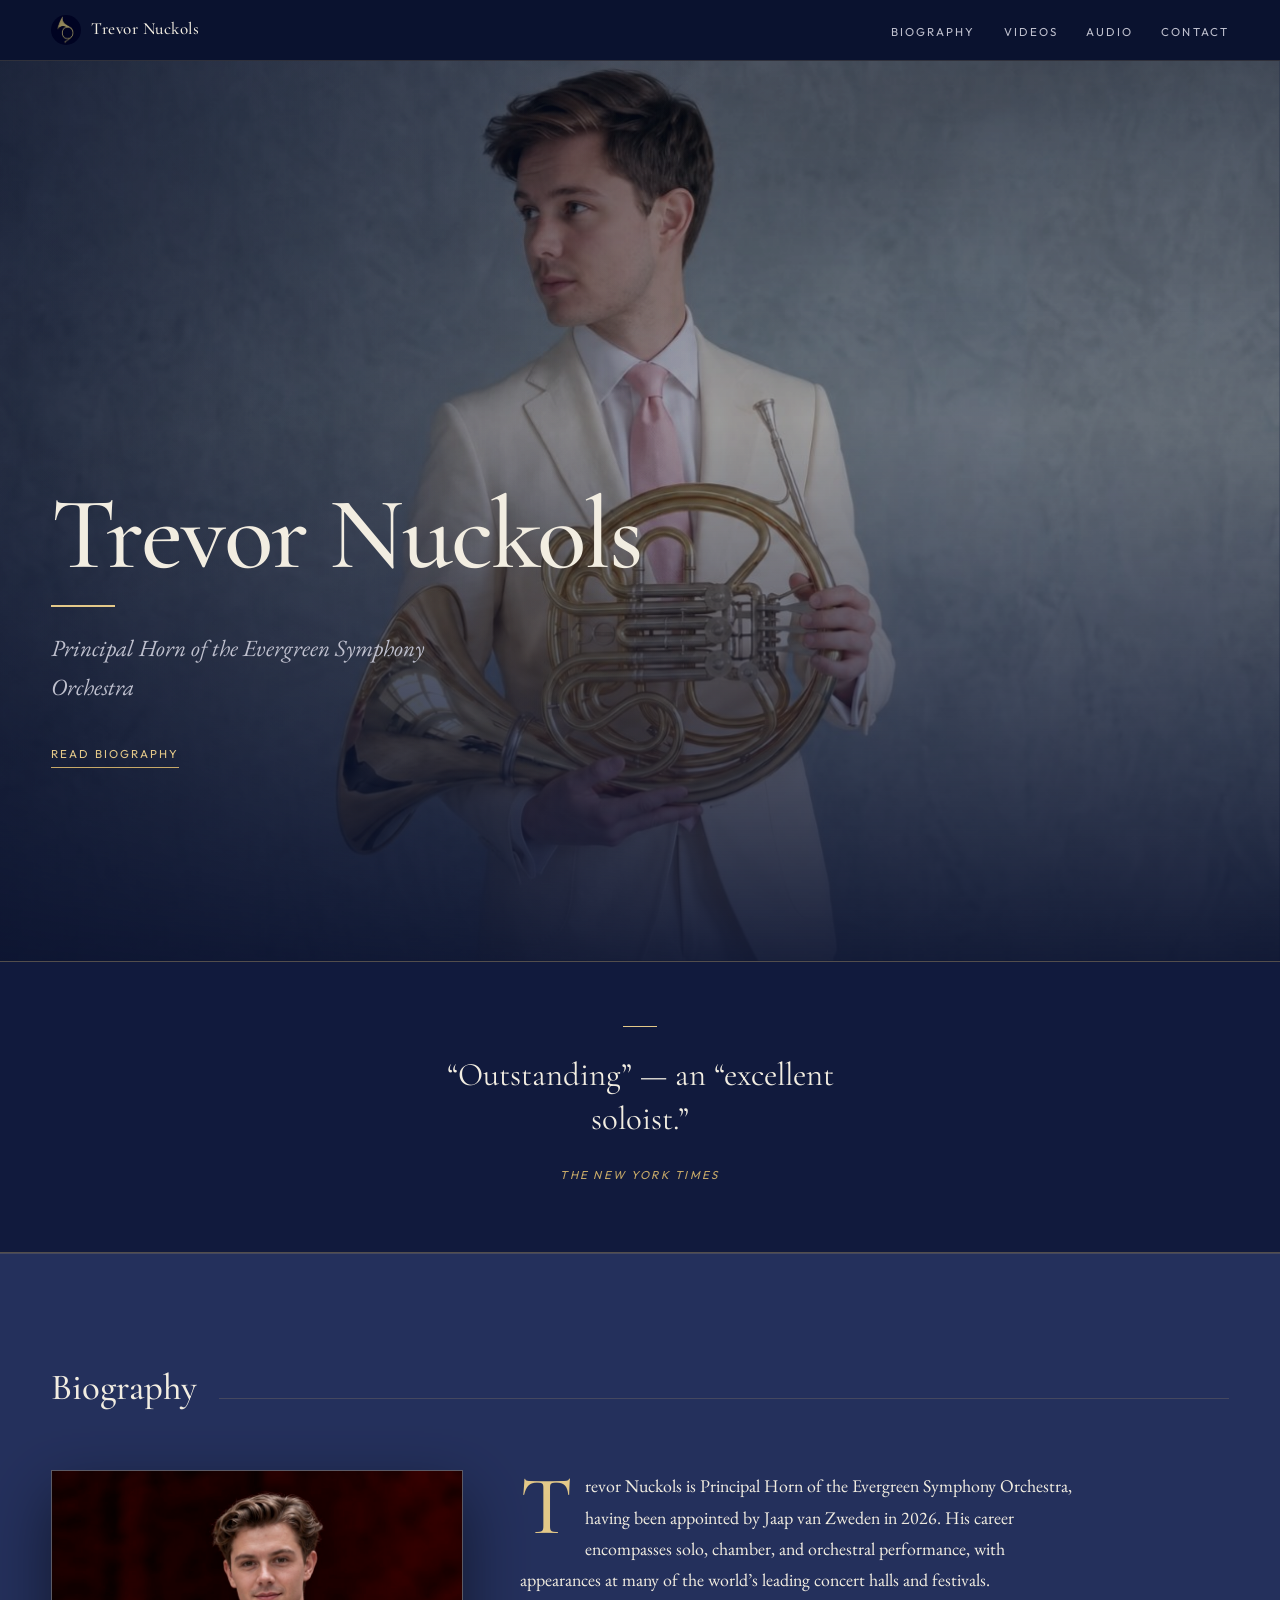
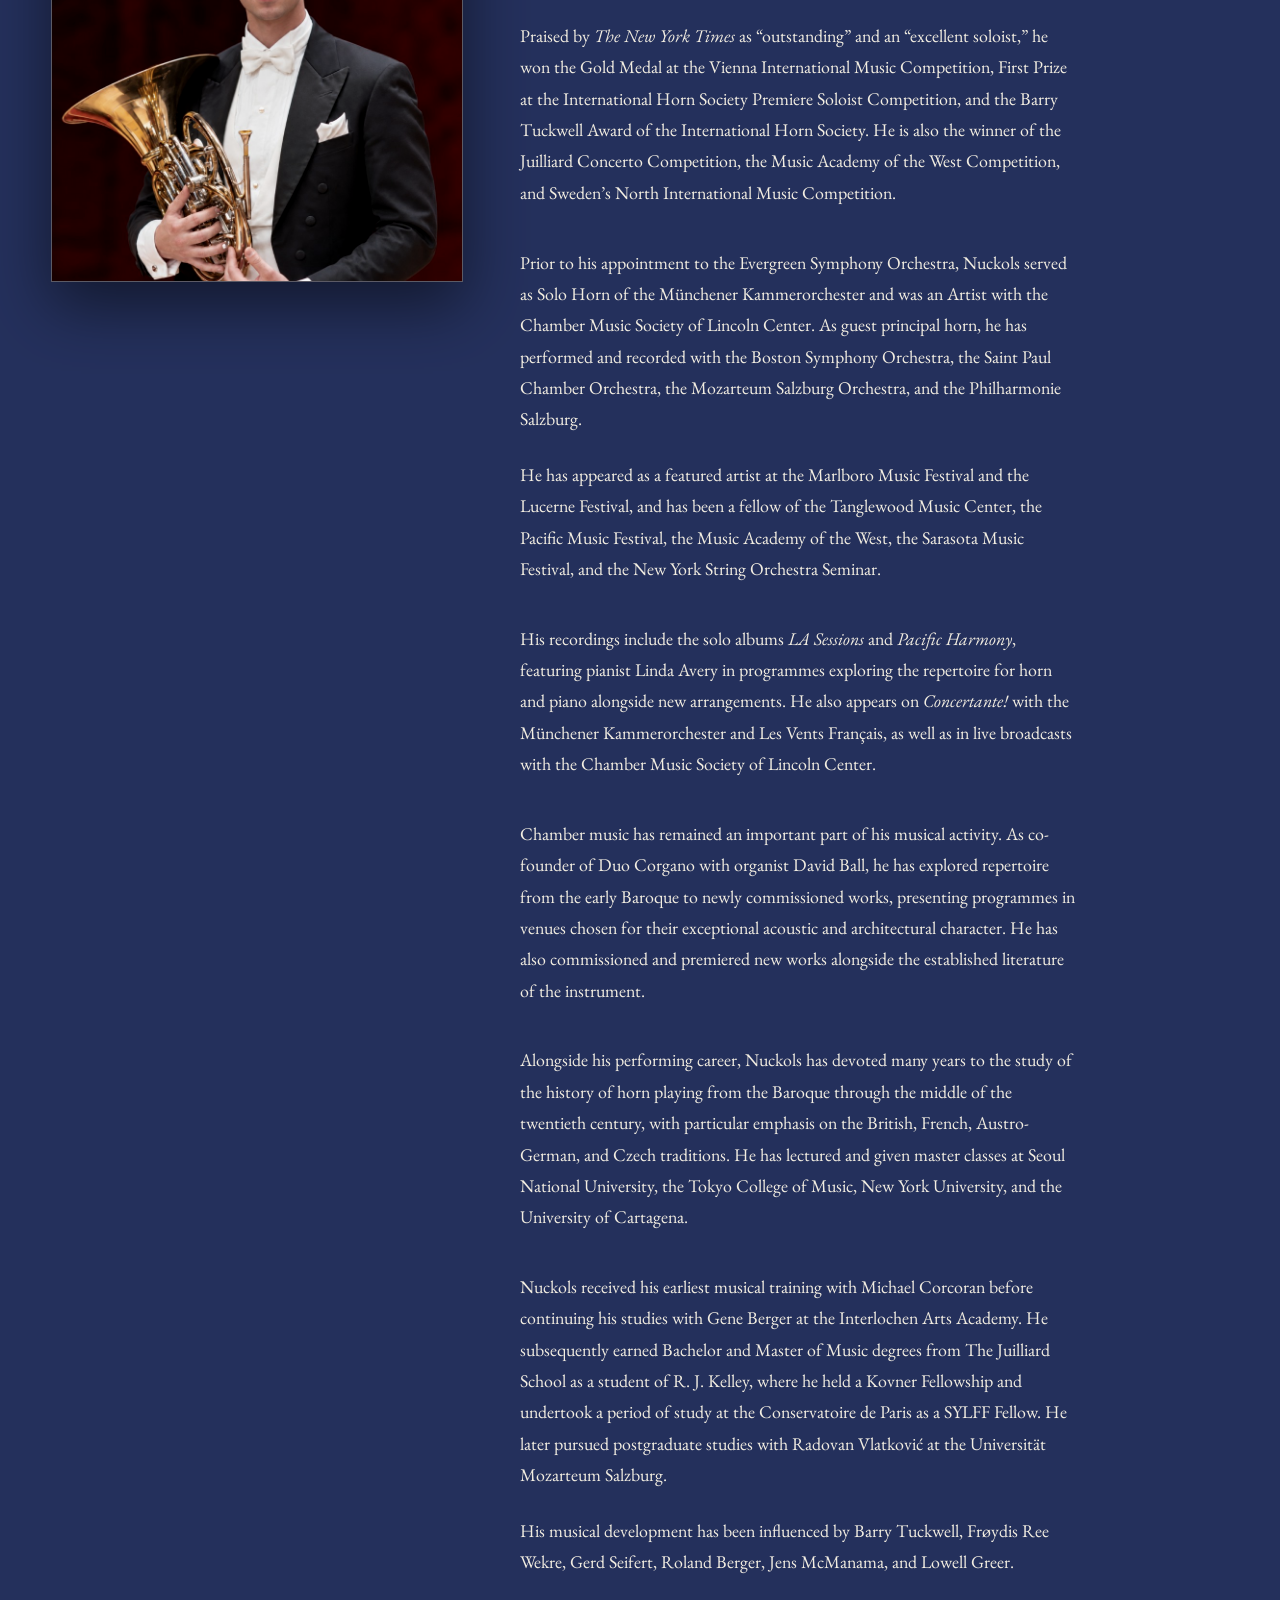
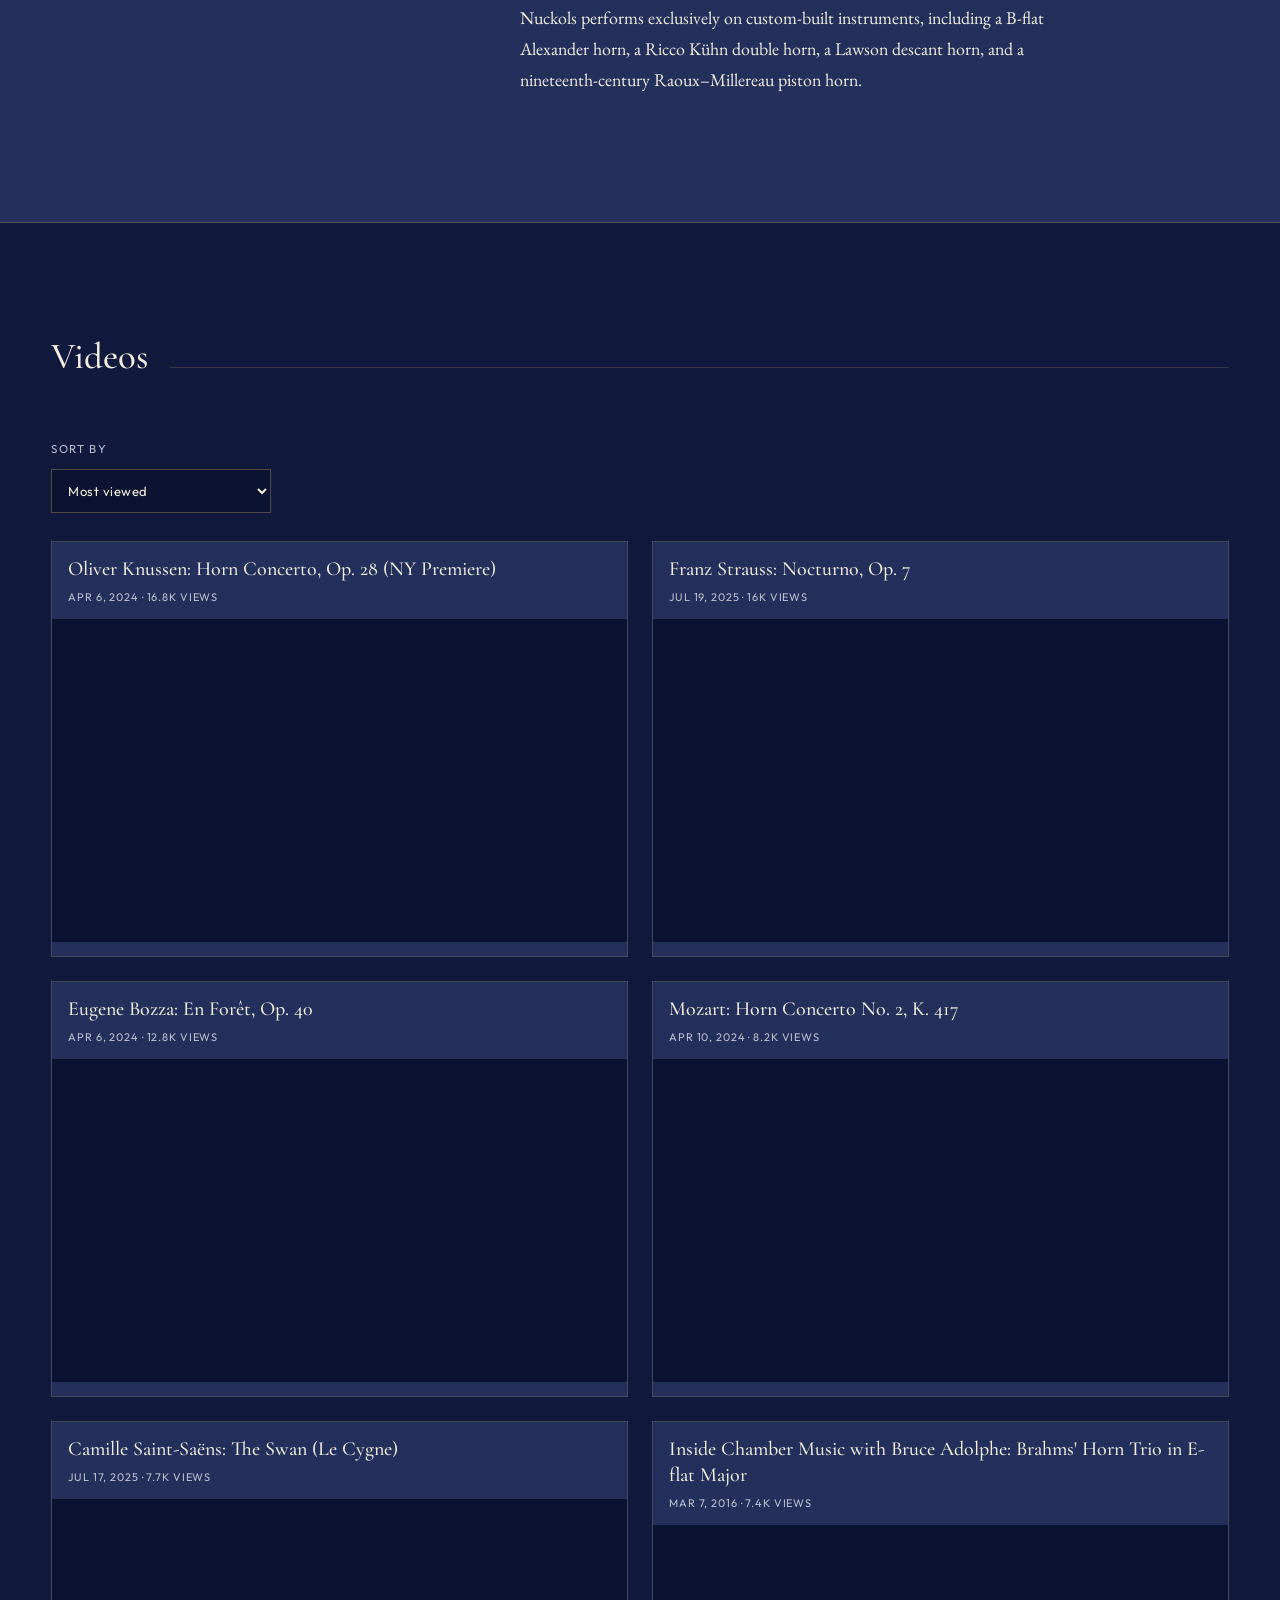
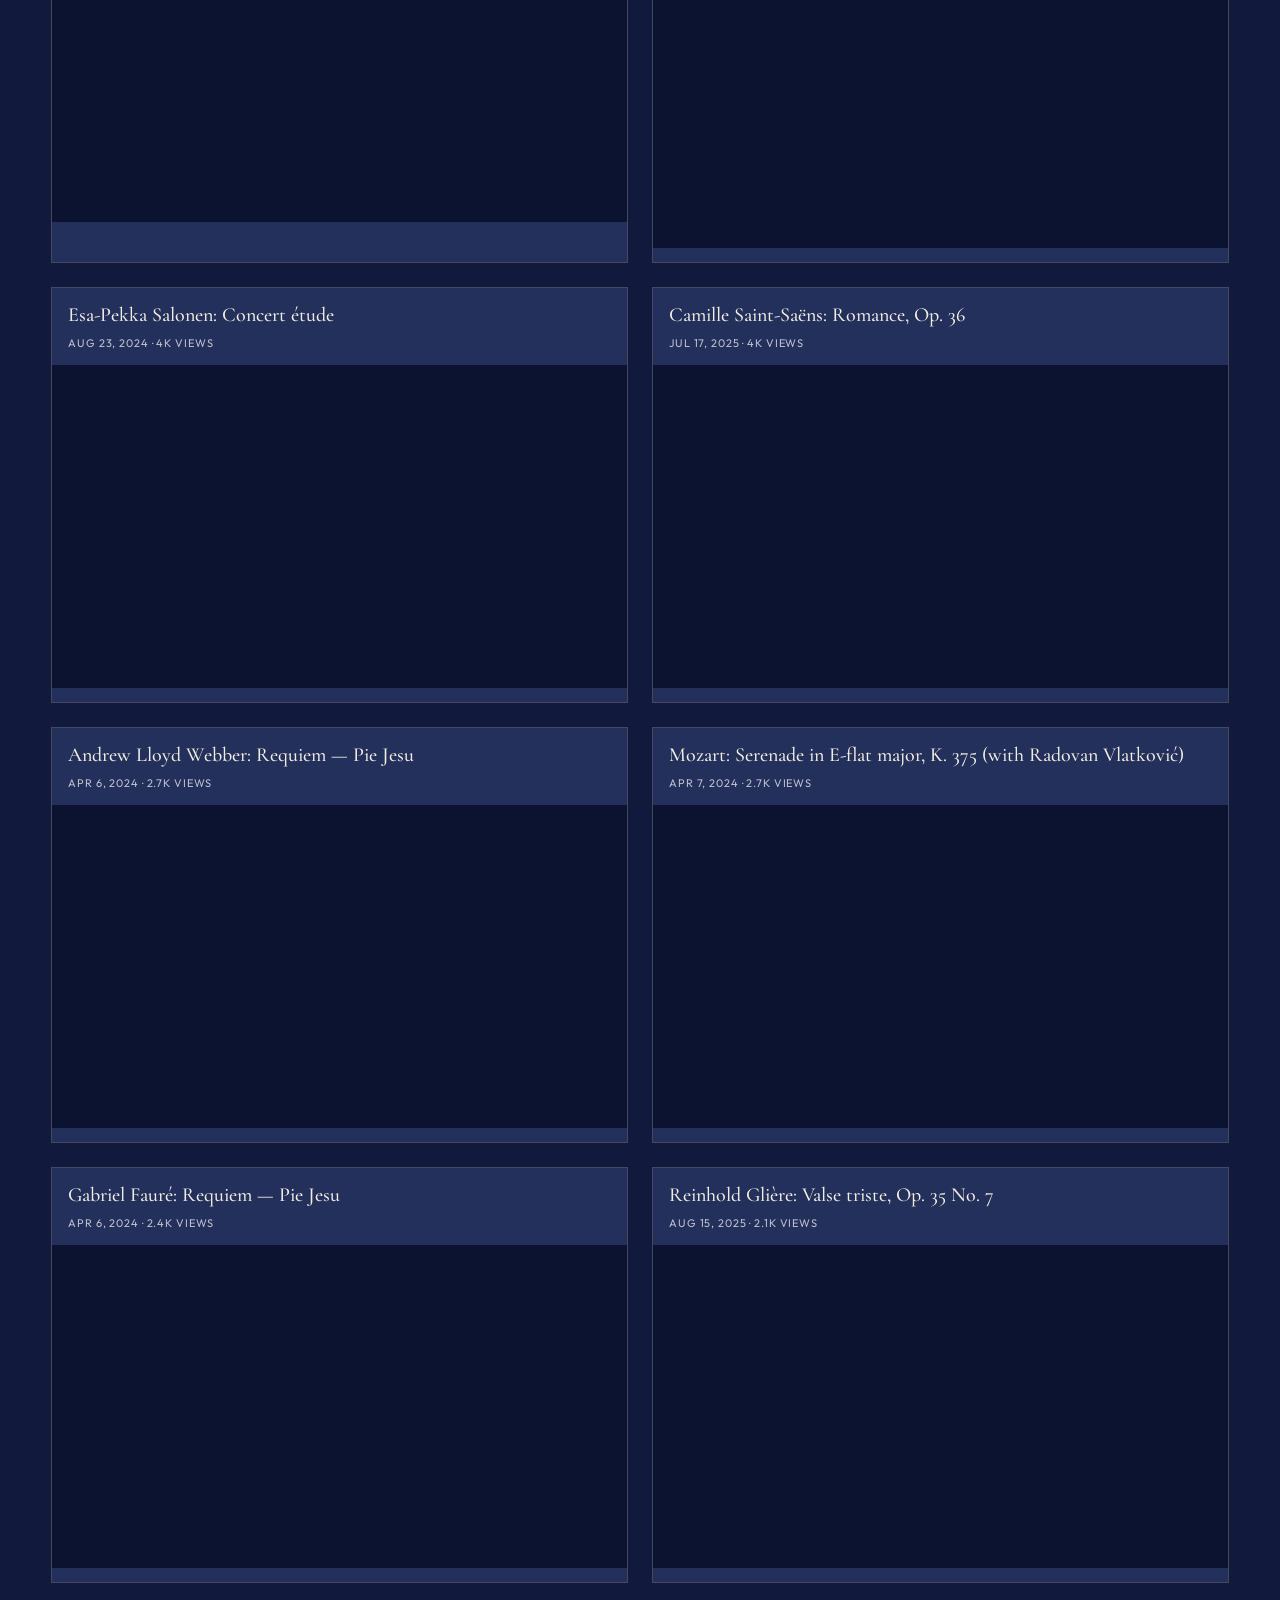
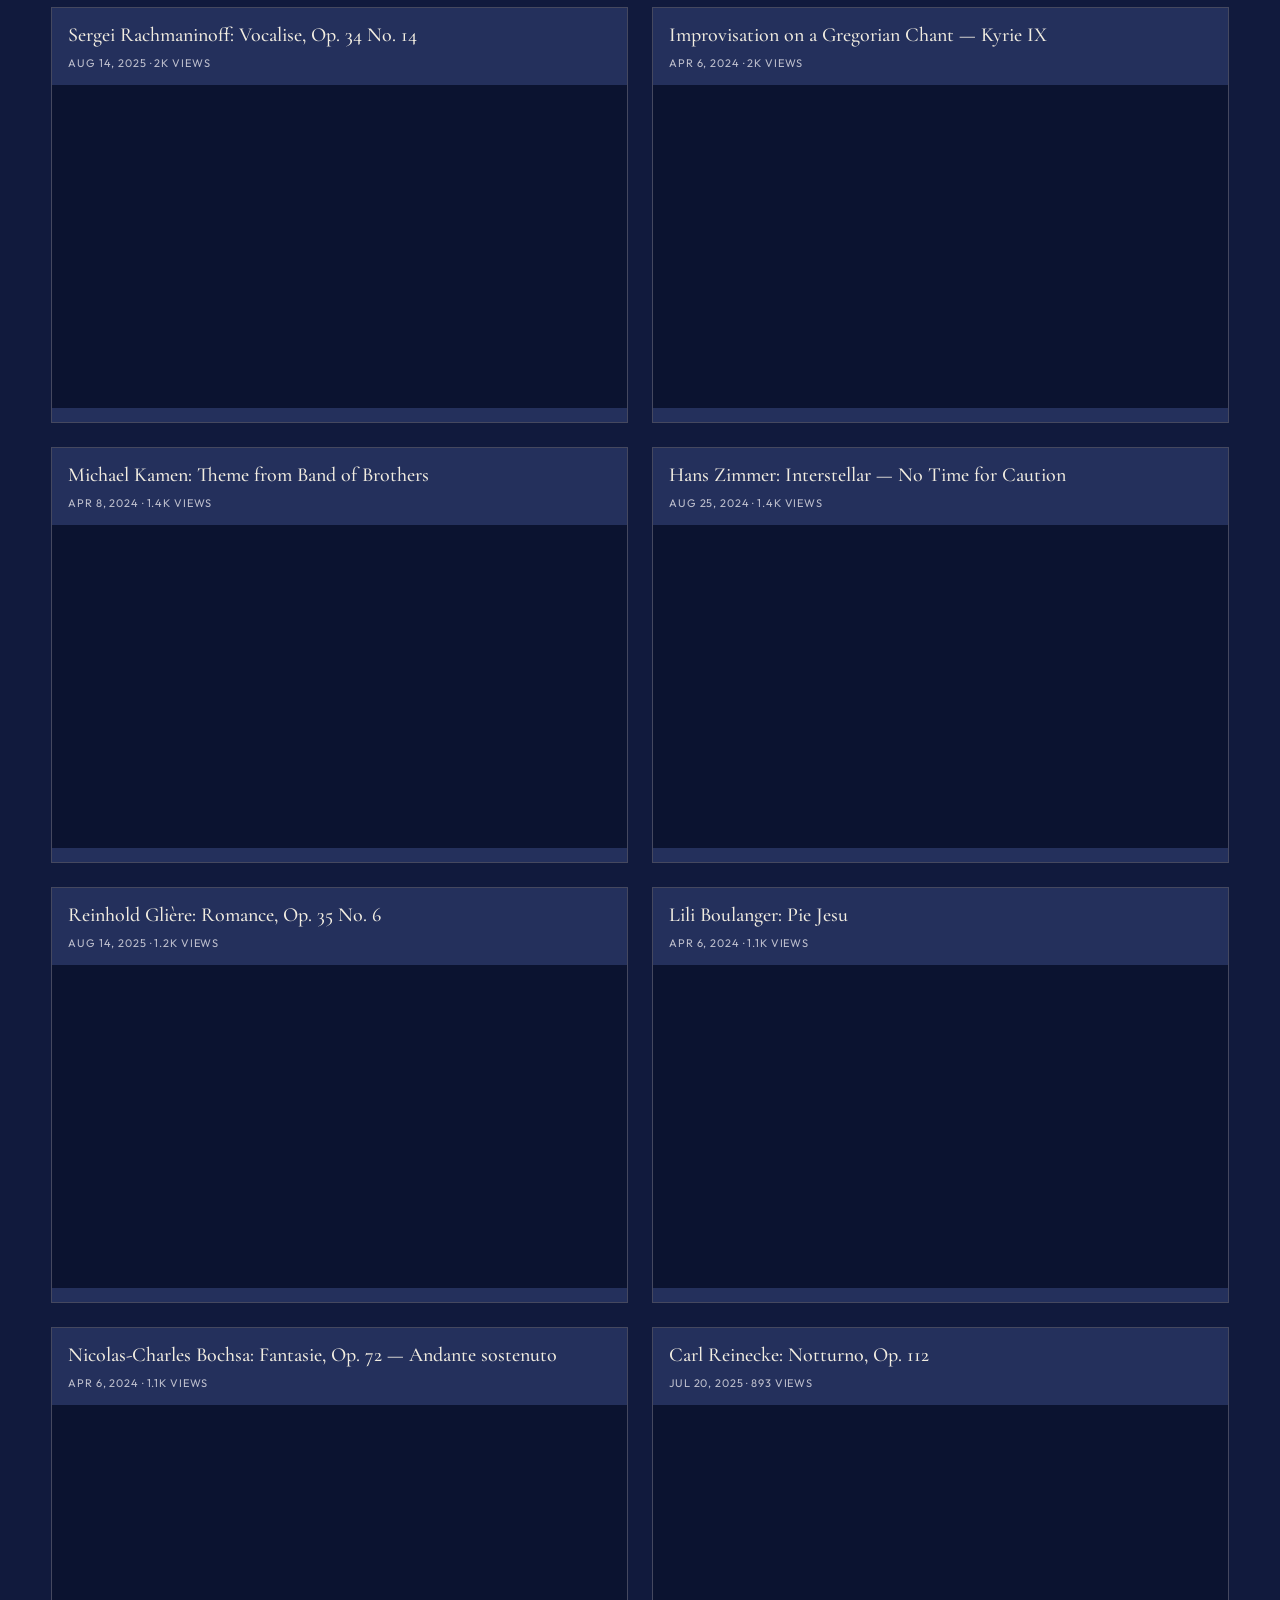
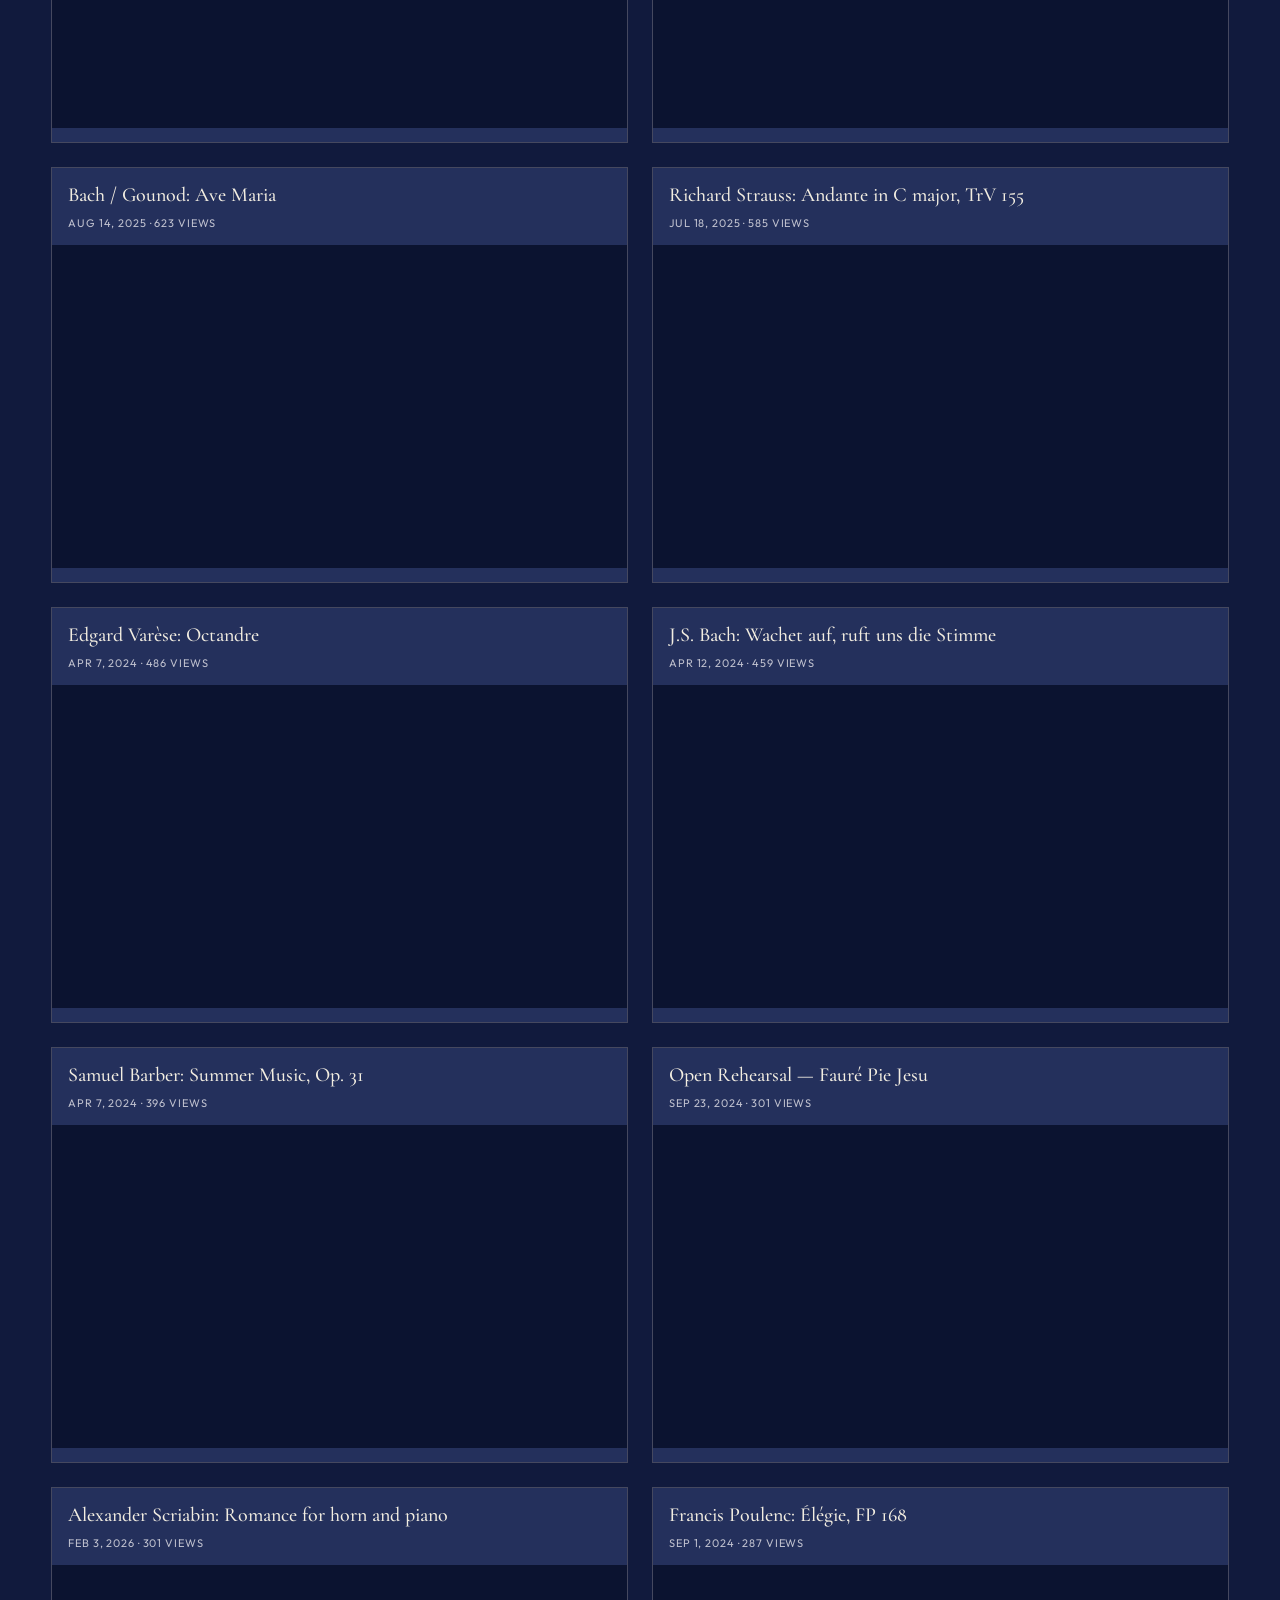
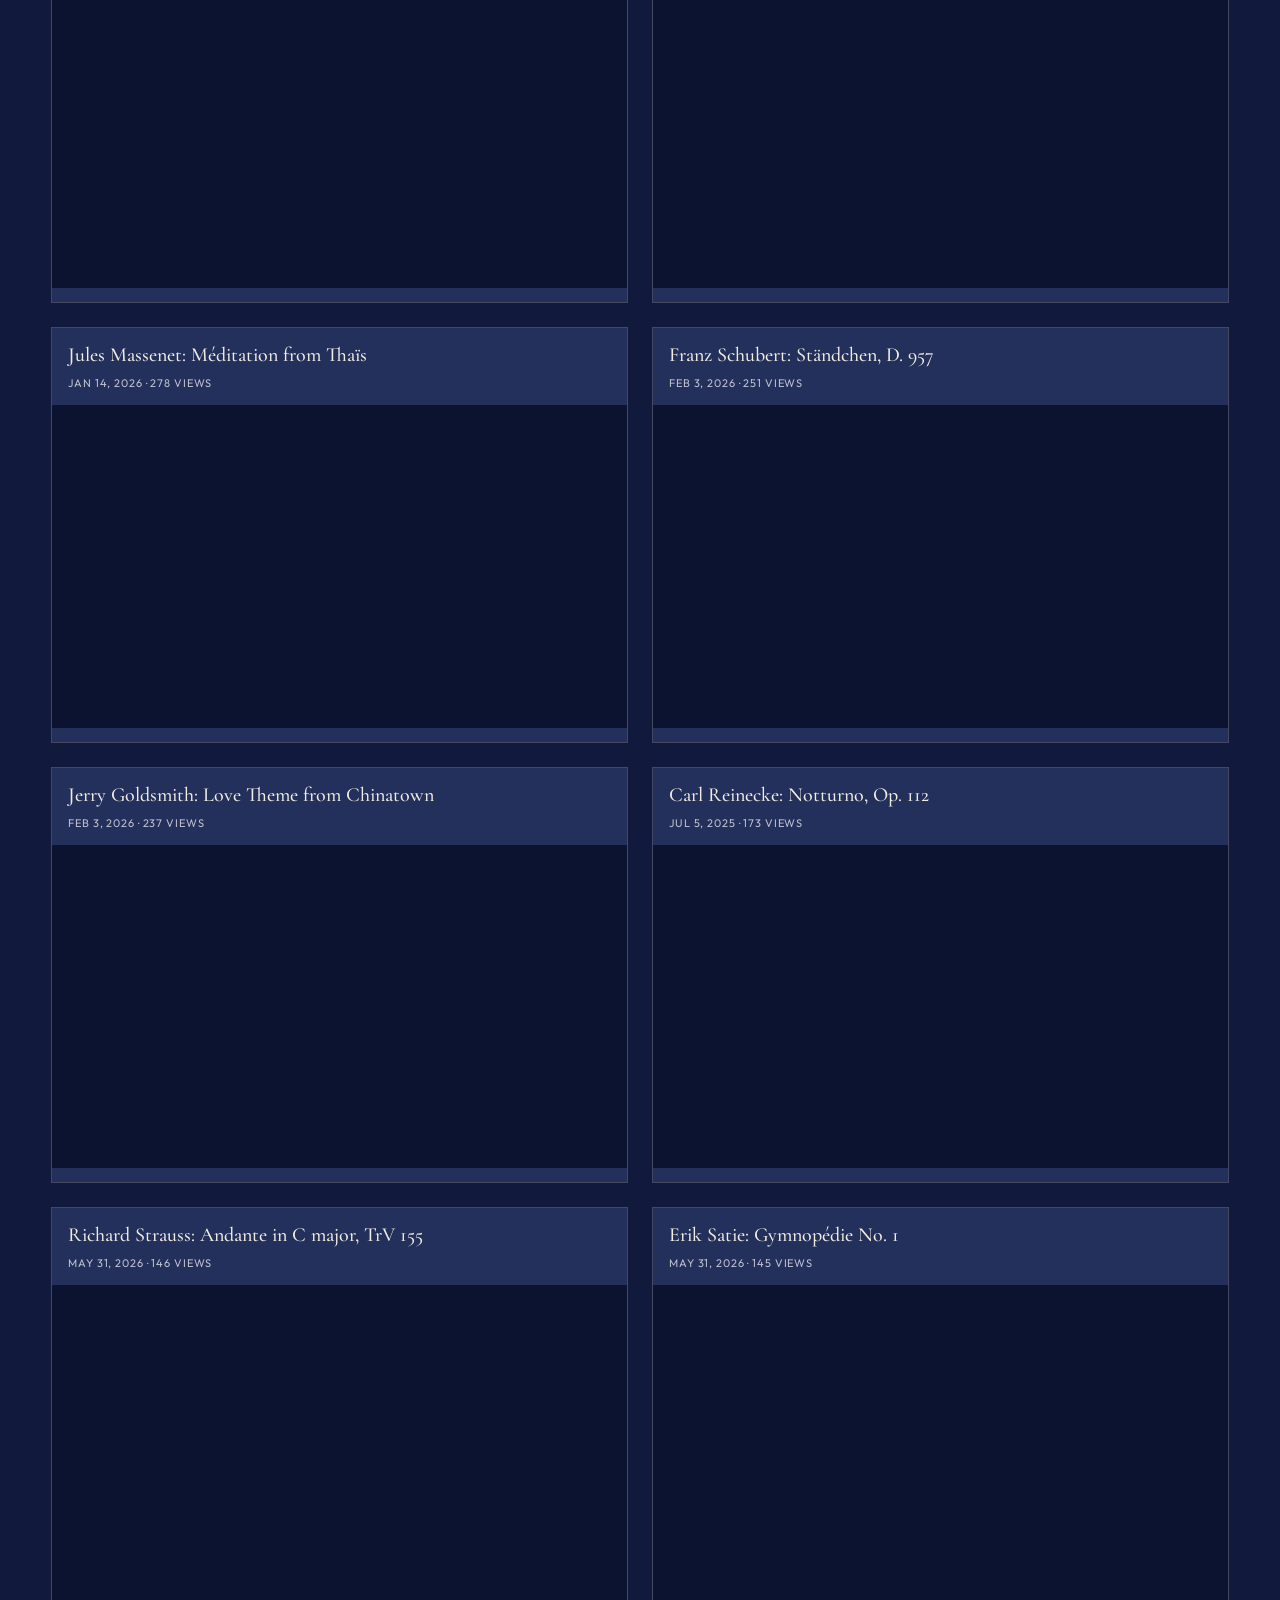
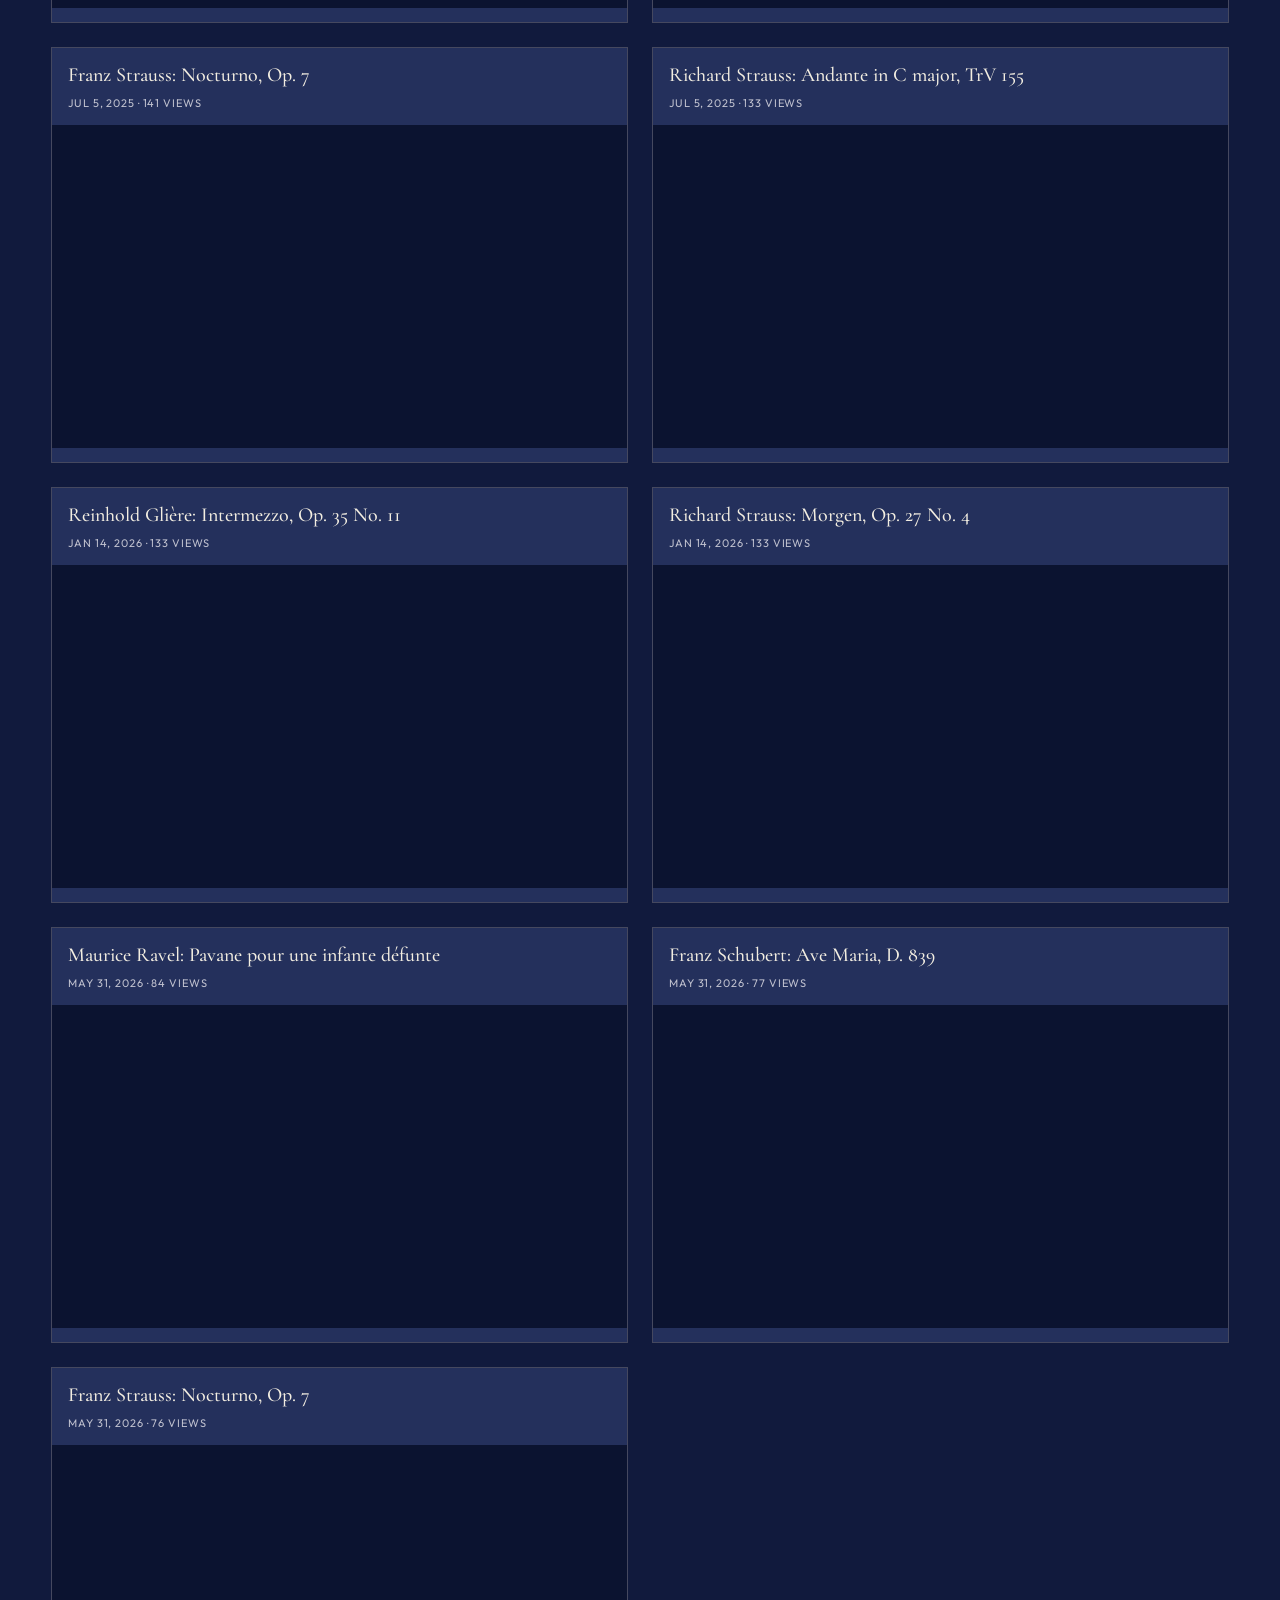
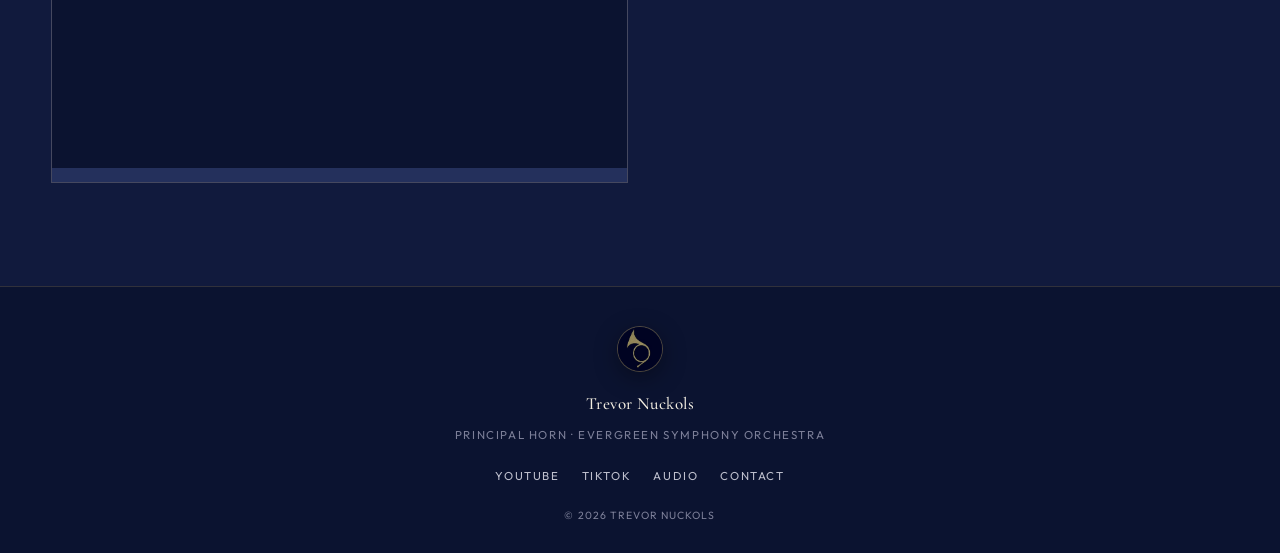
<file: gallery/index.html>
<!DOCTYPE html>
<html lang="en">
<head>
  <meta charset="UTF-8">
  <meta name="robots" content="noindex">
  <meta http-equiv="refresh" content="0; url=/">
  <link rel="canonical" href="https://horncalls.com/">
  <title>Trevor Nuckols | Horn</title>
  <script>
    (function () {
      var target = "/";
      try {
        if (location.protocol === "file:") target = "../";
      } catch (e) {}
      location.replace(target);
    })();
  </script>
</head>
<body>
  <p><a href="/">Continue to homepage</a></p>
</body>
</html>
</file>
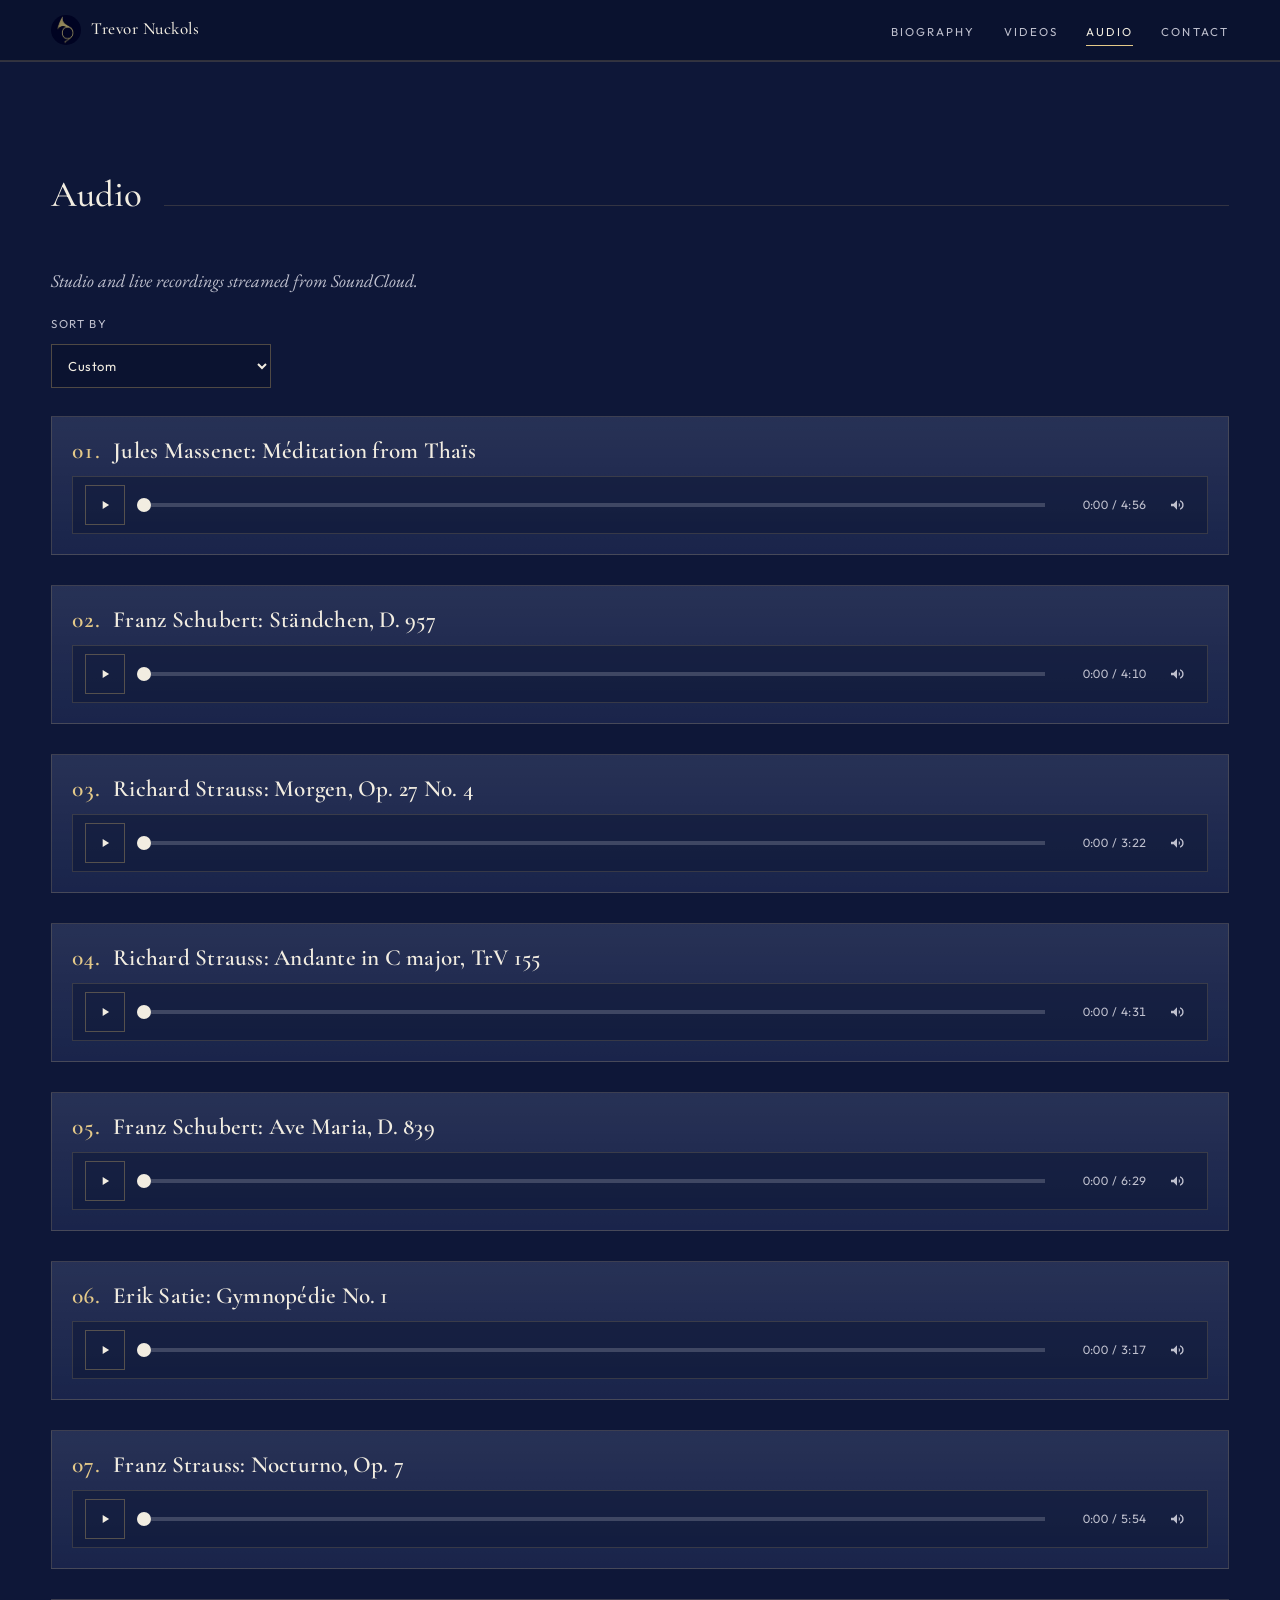
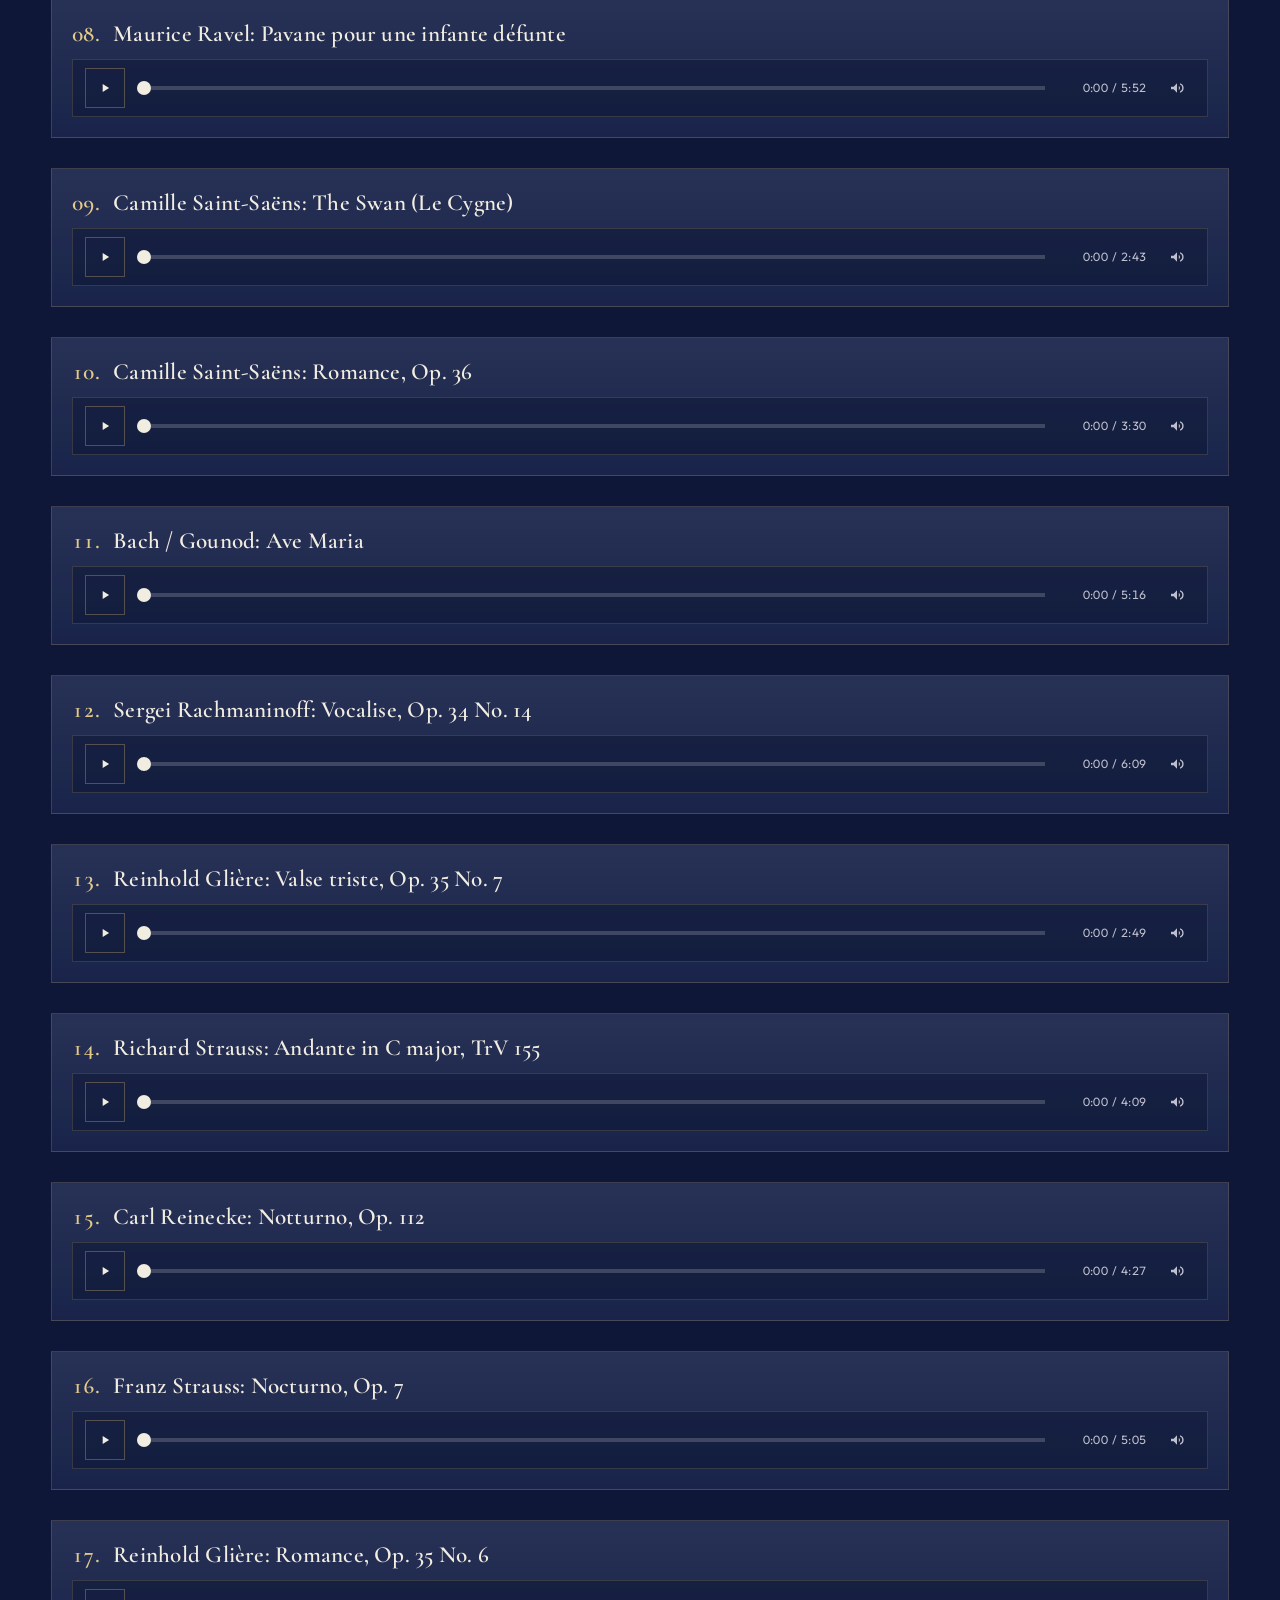
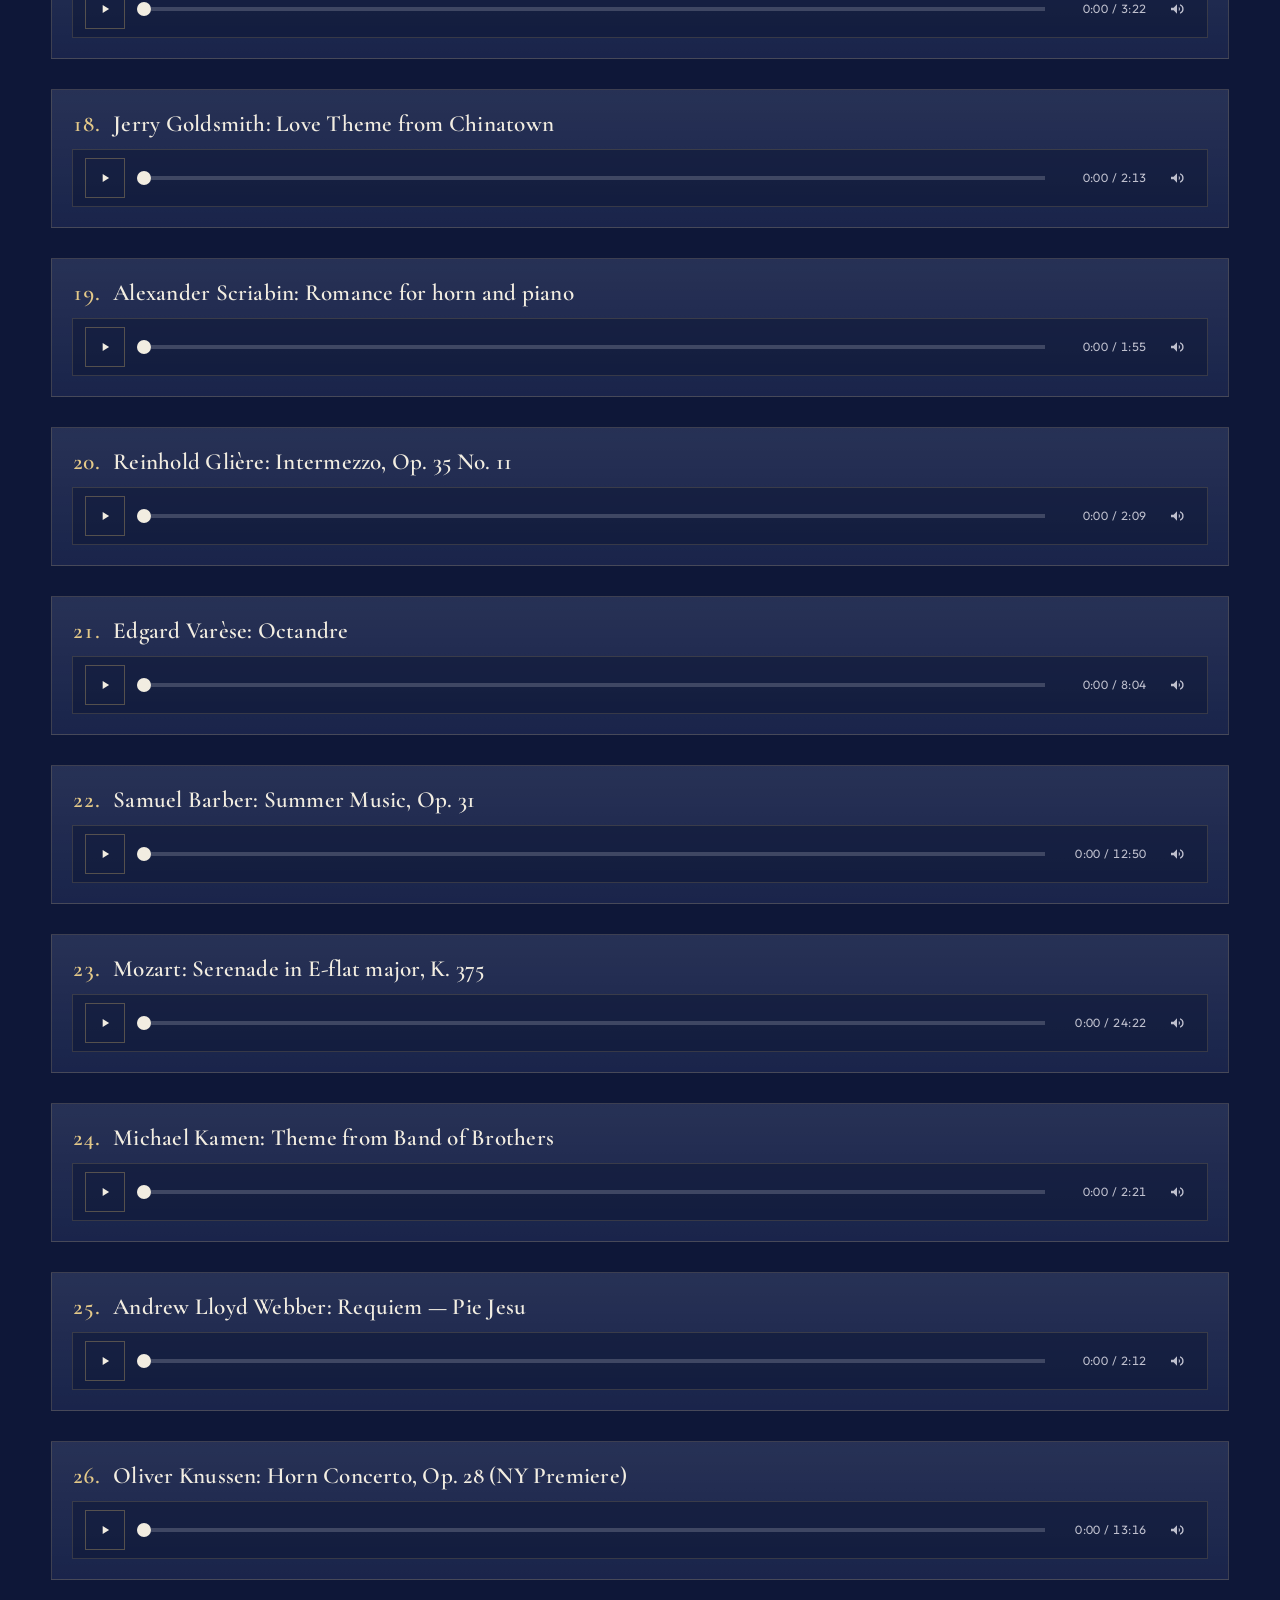
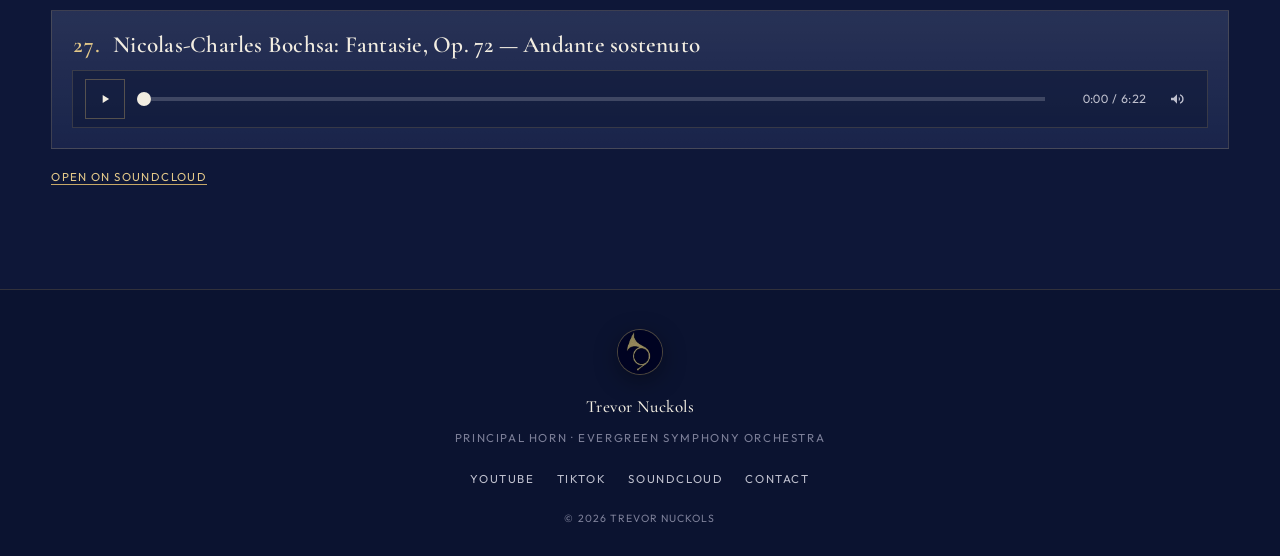
<file: la-sessions/index.html>
<!DOCTYPE html>
<html lang="en">
<head>
  <meta charset="UTF-8">
  <meta http-equiv="refresh" content="0; url=/soundcloud/">
  <link rel="canonical" href="https://horncalls.com/soundcloud/">
  <meta name="robots" content="noindex">
  <title>SoundCloud — Trevor Nuckols</title>
  <script>
    (function () {
      var target = "/soundcloud/";
      try {
        if (location.protocol === "file:") target = "../soundcloud/";
      } catch (e) {}
      location.replace(target);
    })();
  </script>
</head>
<body>
  <p><a href="/soundcloud/">Continue to SoundCloud</a></p>
</body>
</html>
</file>
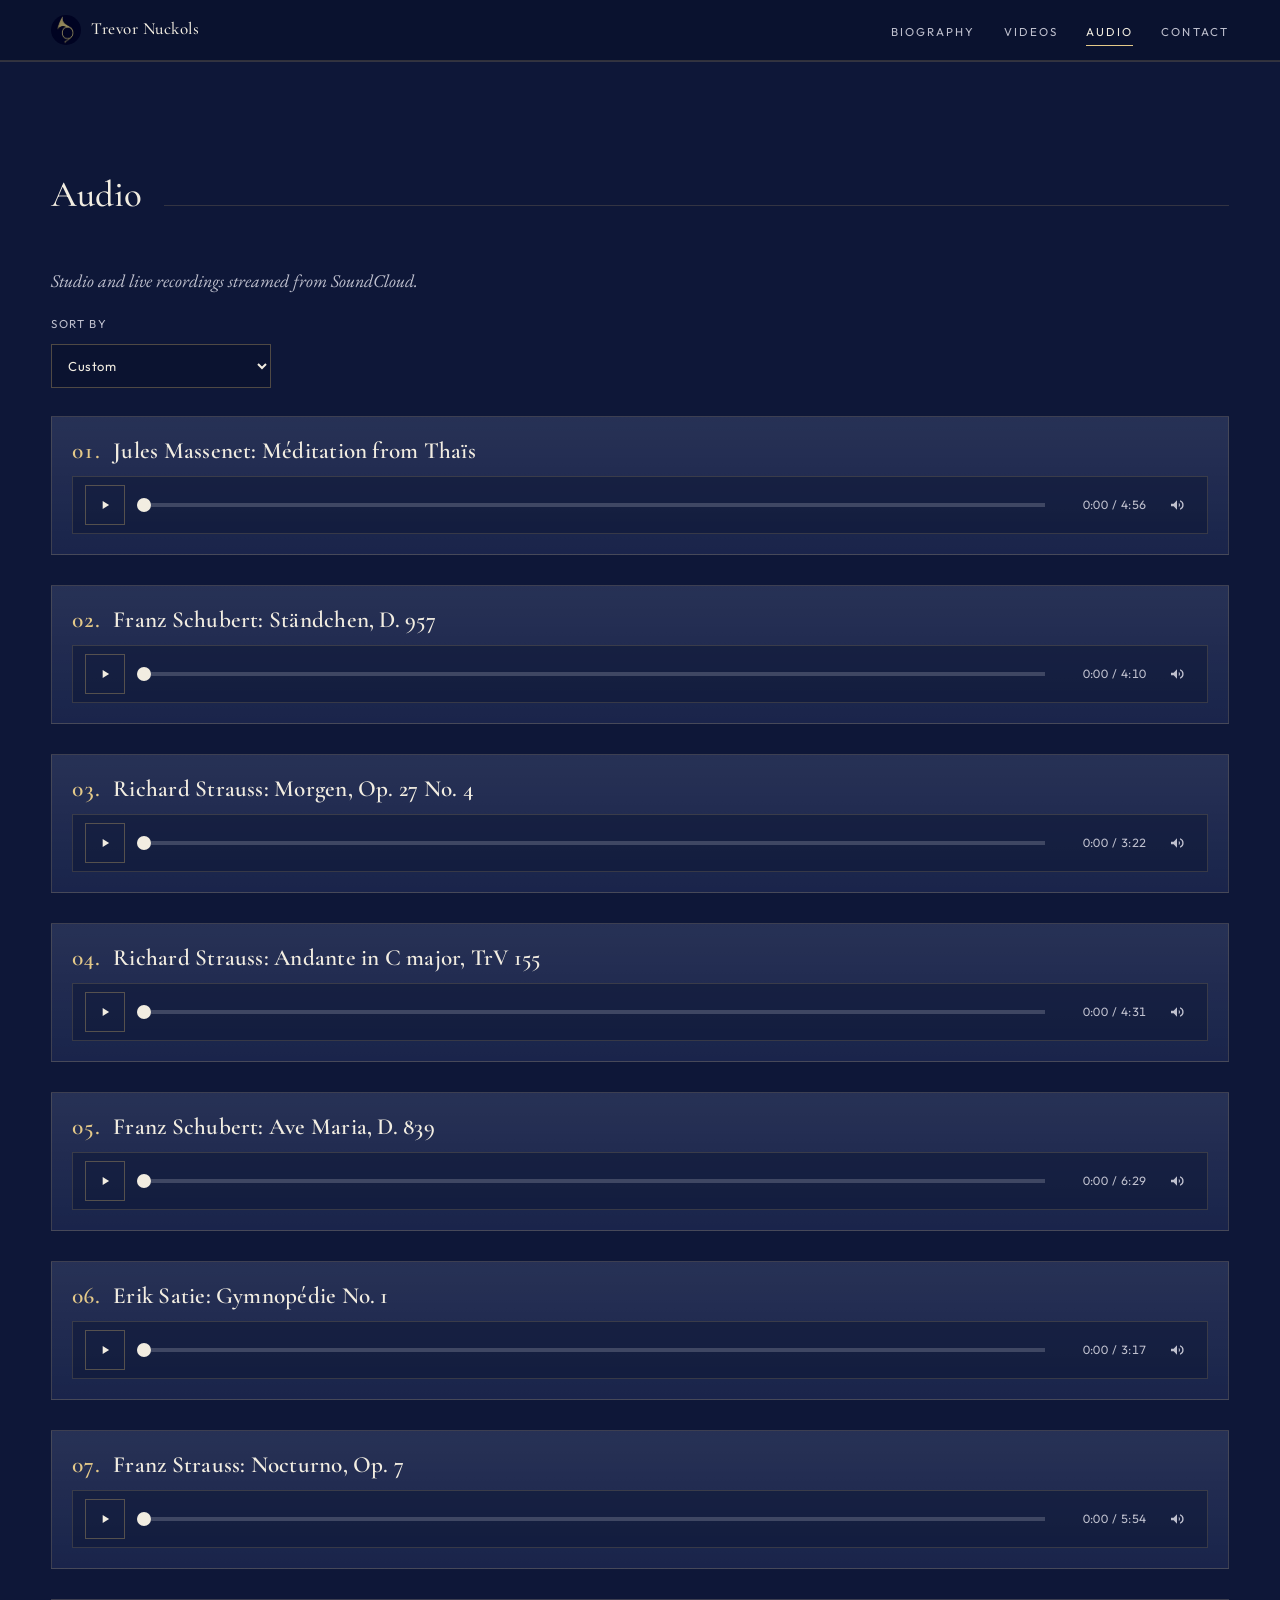
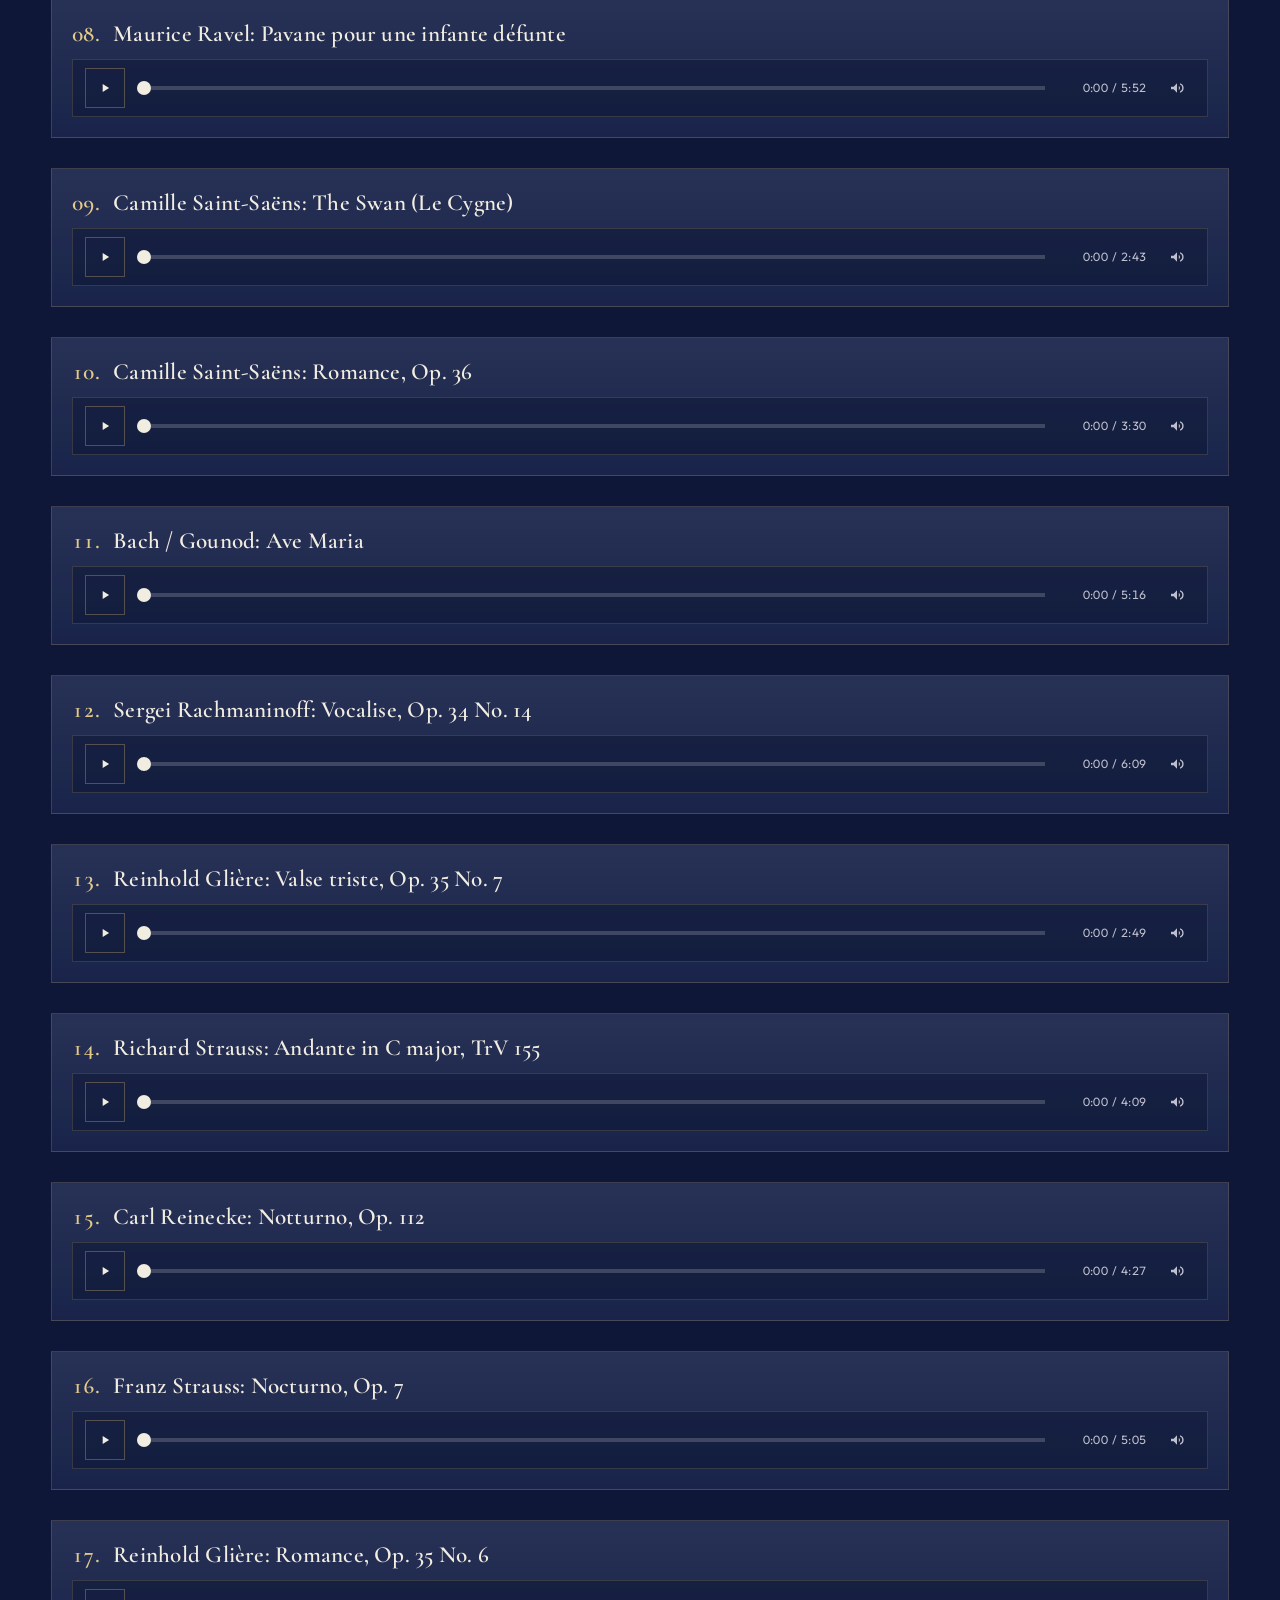
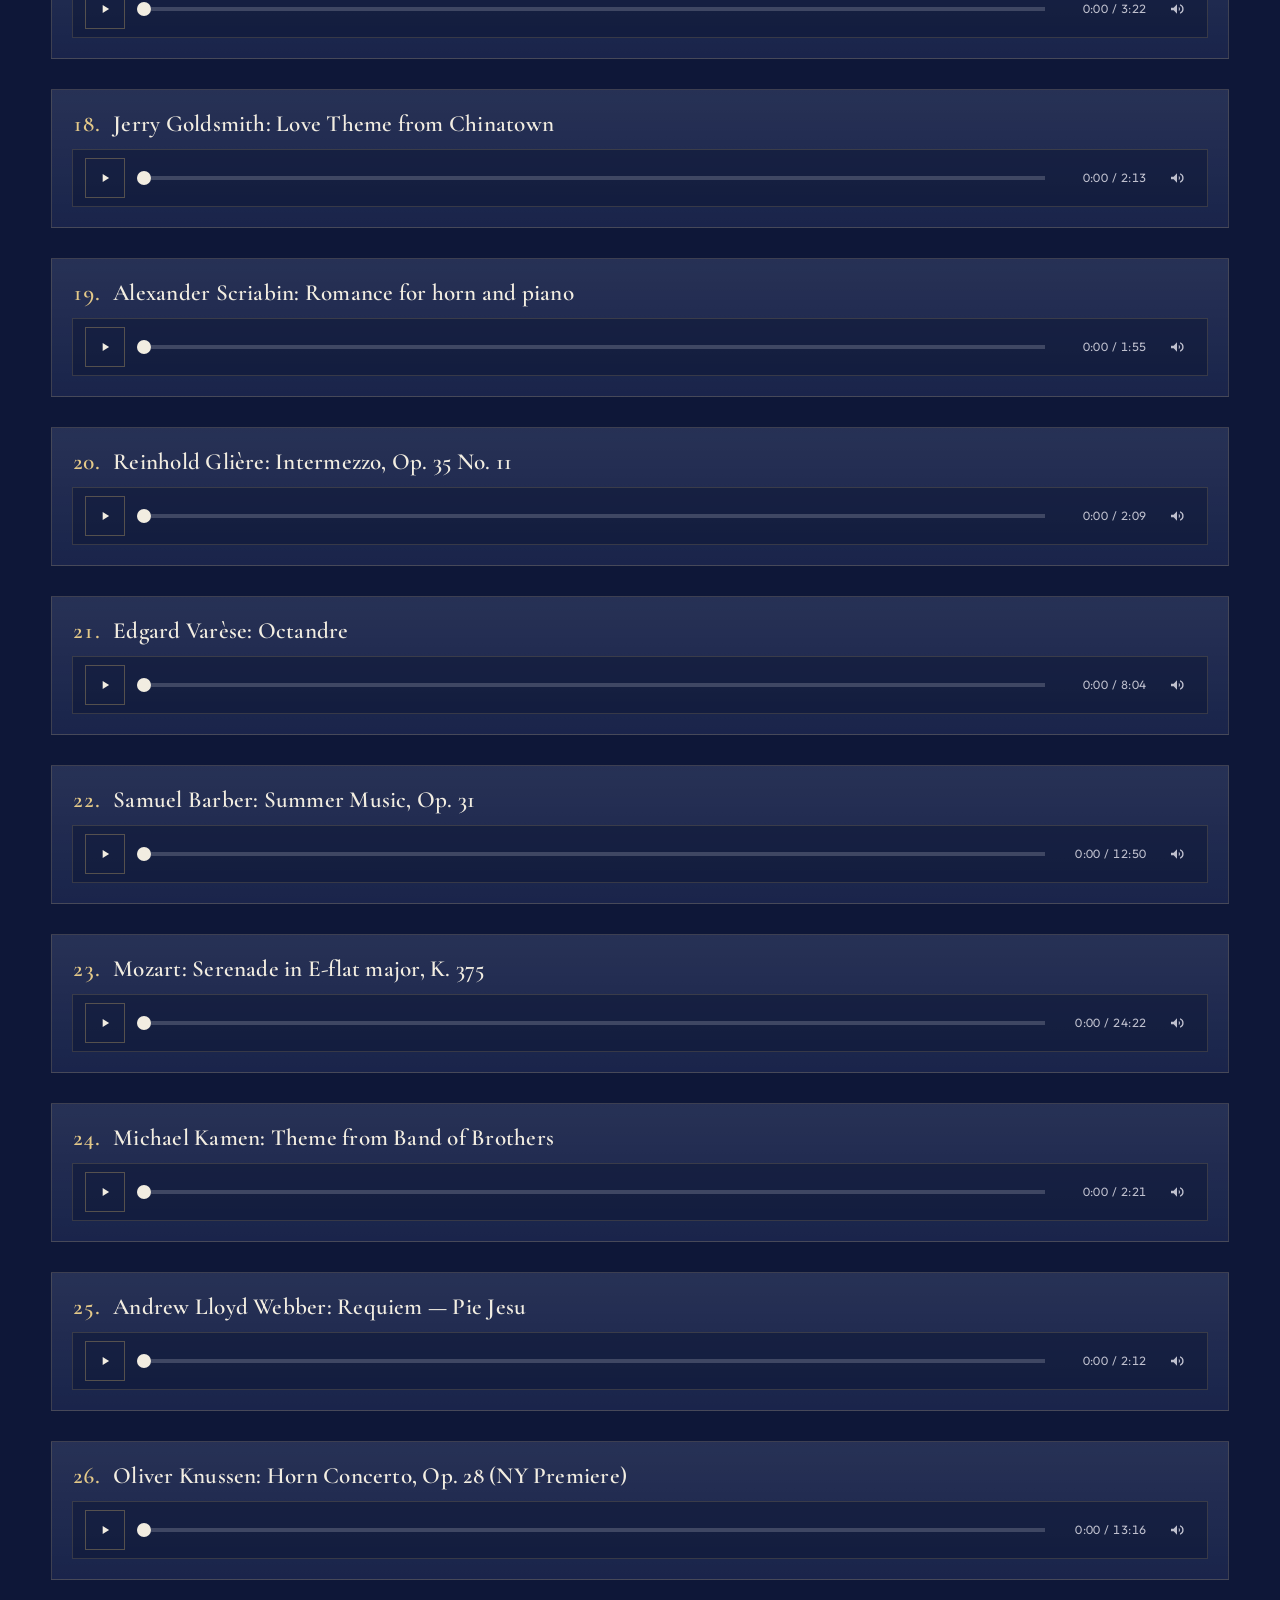
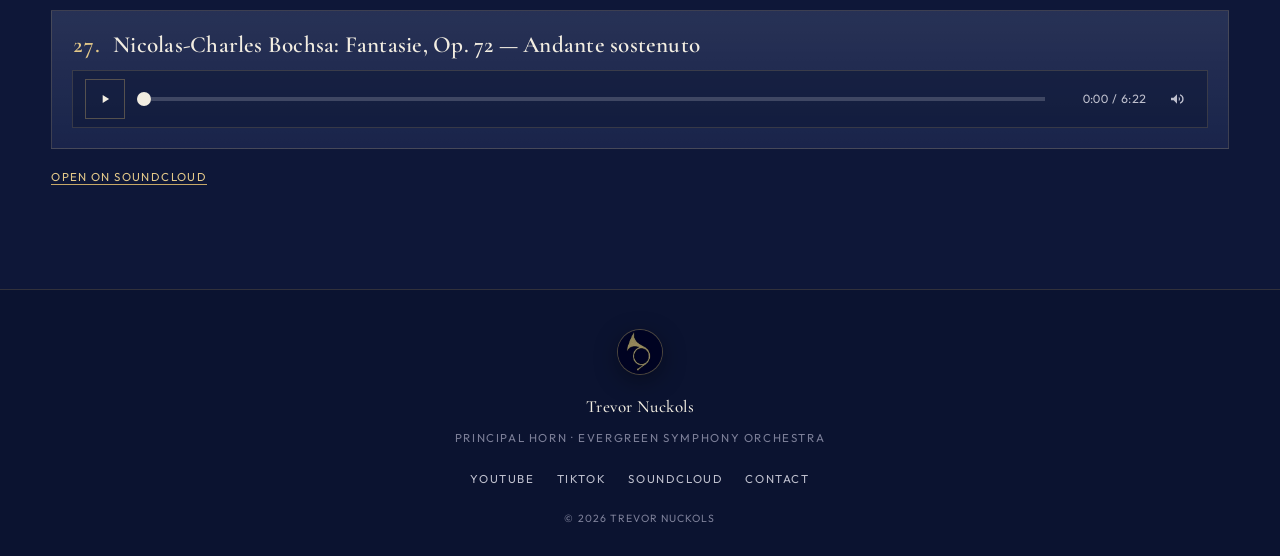
<file: soundcloud/index.html>
<!DOCTYPE html>
<html lang="en">
<head>
  <meta charset="UTF-8">
  <meta http-equiv="refresh" content="0; url=/audio/">
  <link rel="canonical" href="https://horncalls.com/audio/">
  <meta name="robots" content="noindex">
  <title>Audio — Trevor Nuckols</title>
  <script>
    (function () {
      var target = "/audio/";
      try {
        if (location.protocol === "file:") target = "../audio/";
      } catch (e) {}
      location.replace(target);
    })();
  </script>
</head>
<body>
  <p><a href="/audio/">Continue to Audio</a></p>
</body>
</html>
</file>
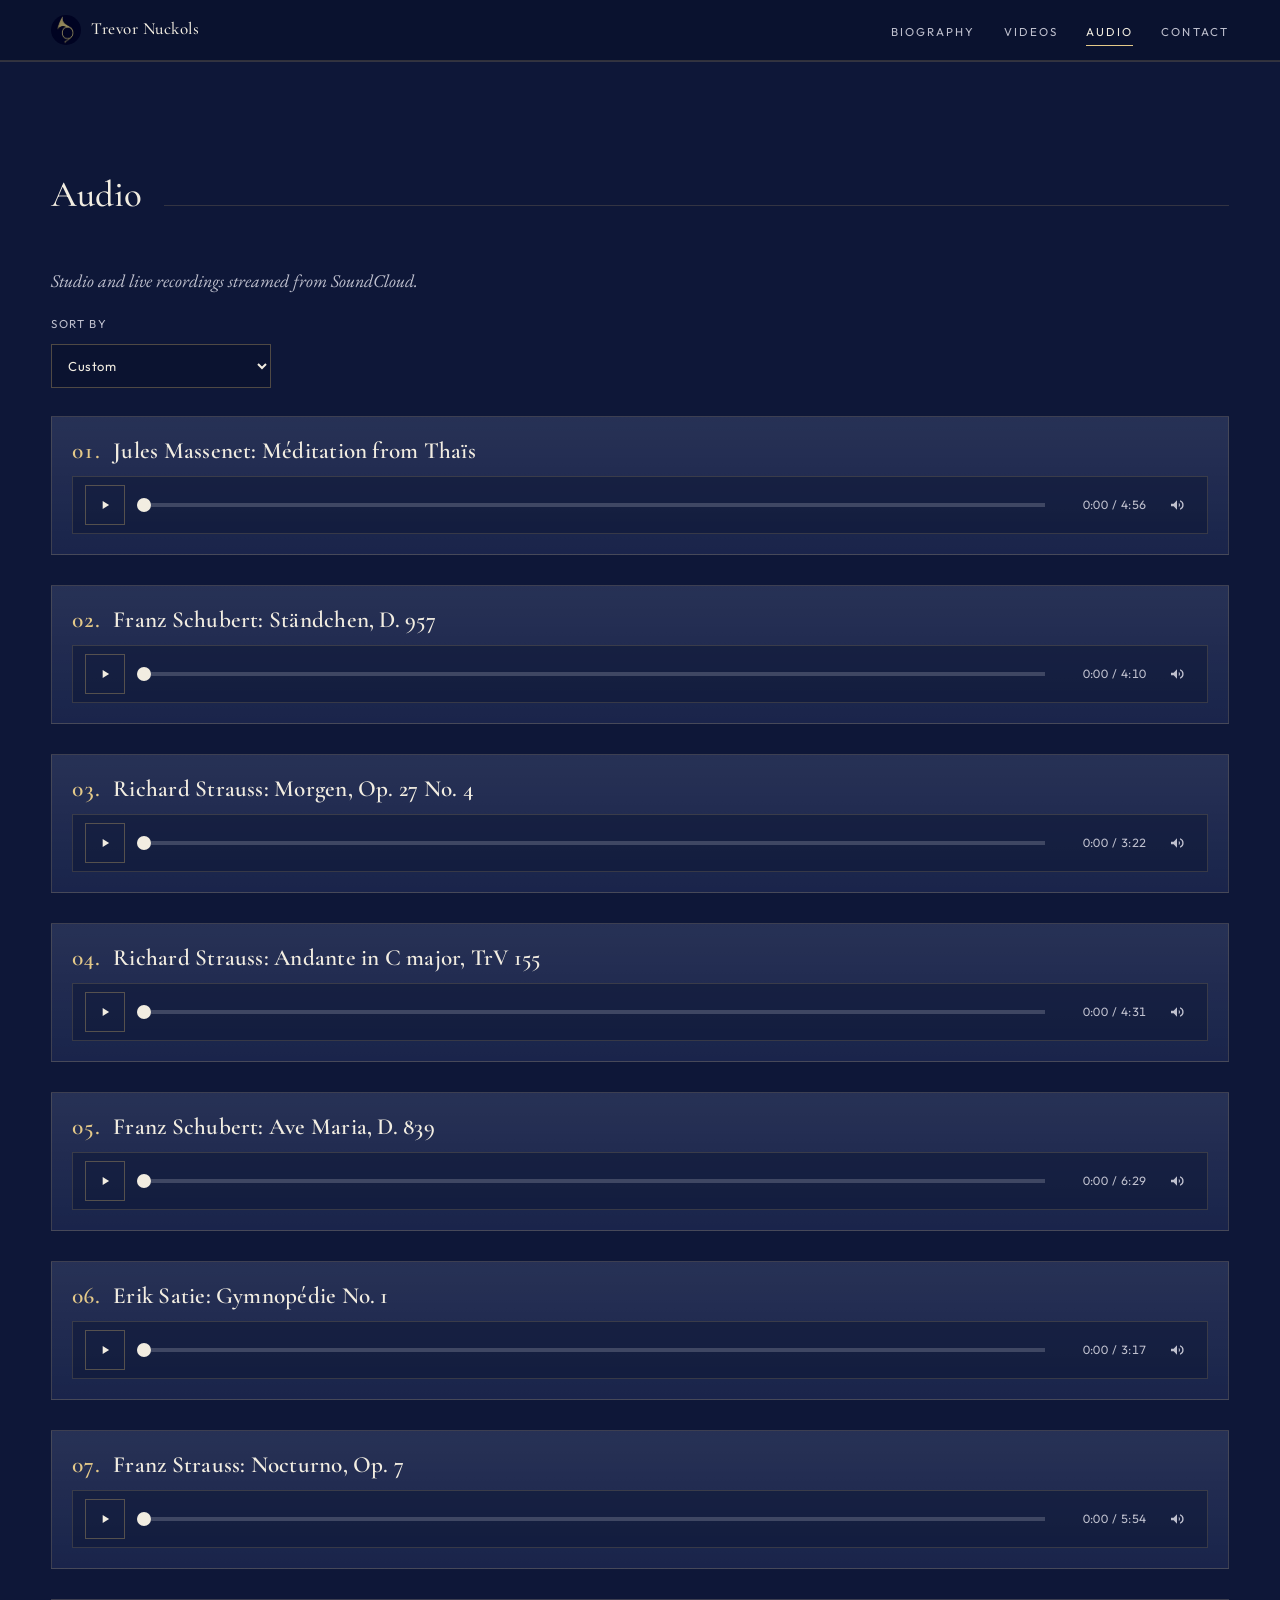
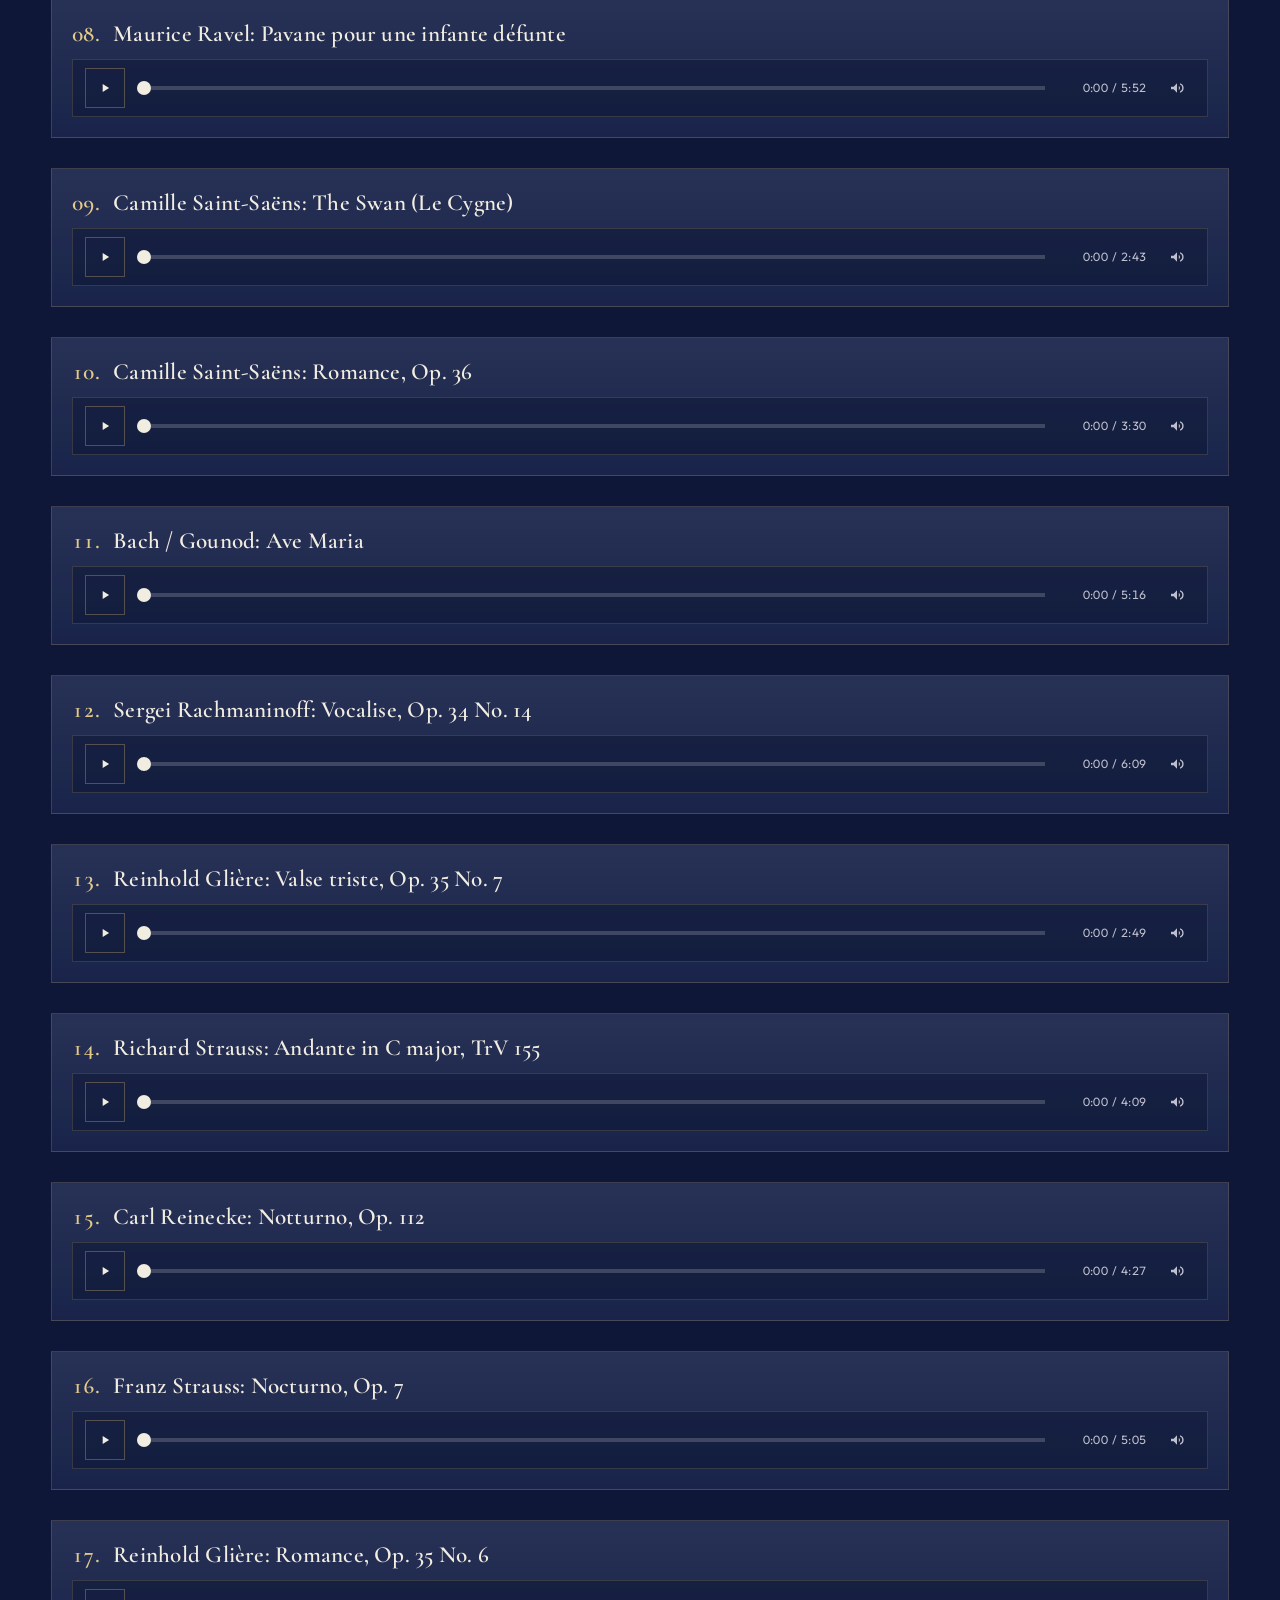
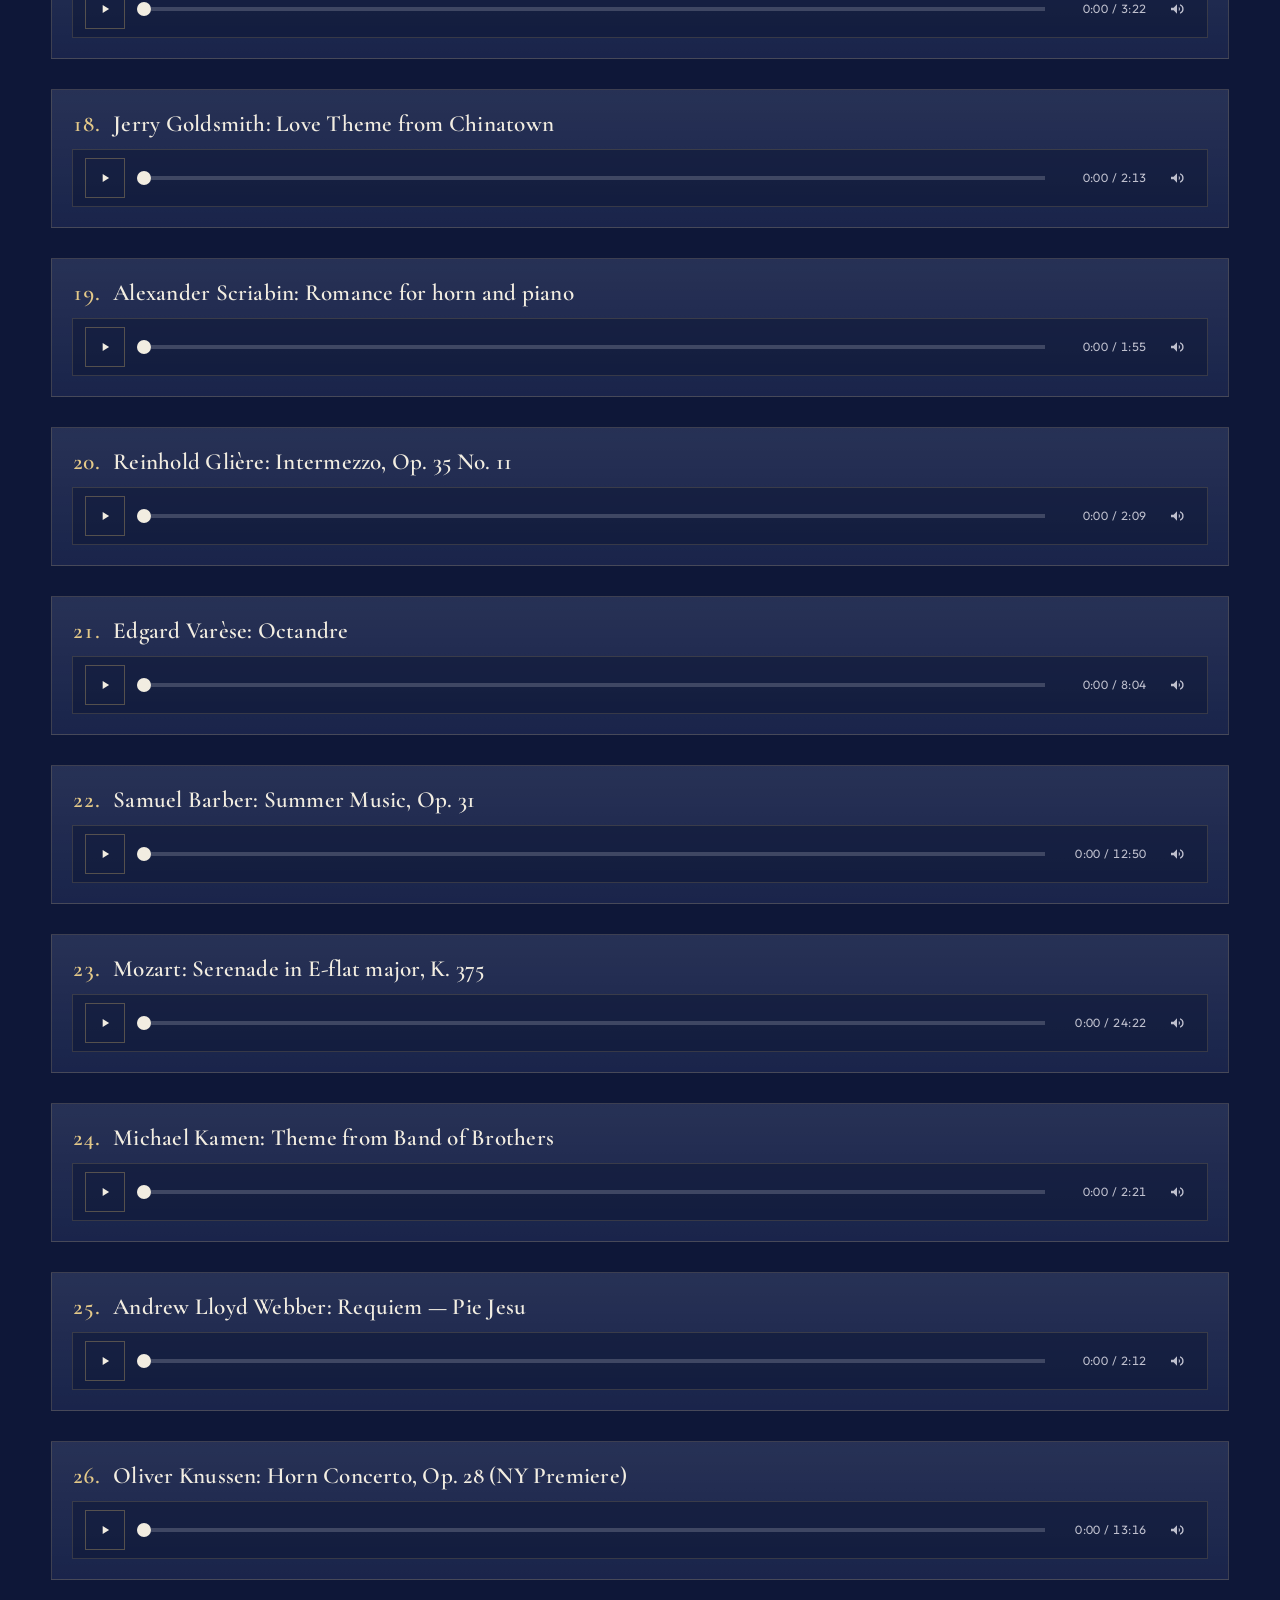
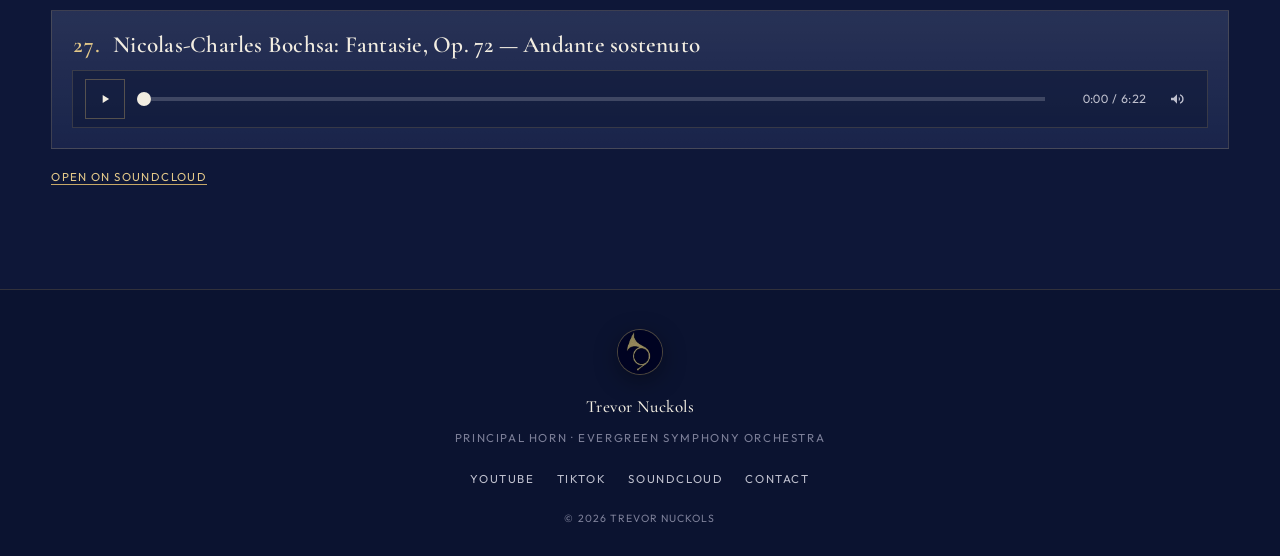
<file: audio.html>
<!DOCTYPE html>
<html lang="en">
<head>
  <meta charset="UTF-8">
  <meta http-equiv="refresh" content="0; url=/audio/">
  <link rel="canonical" href="https://horncalls.com/audio/">
  <title>Audio — Trevor Nuckols</title>
  <script>
    (function () {
      var target = "/audio/";
      try {
        if (location.protocol === "file:") target = "audio/";
      } catch (e) {}
      location.replace(target);
    })();
  </script>
</head>
<body>
  <p><a href="/audio/">Continue to Audio</a></p>
</body>
</html>
</file>
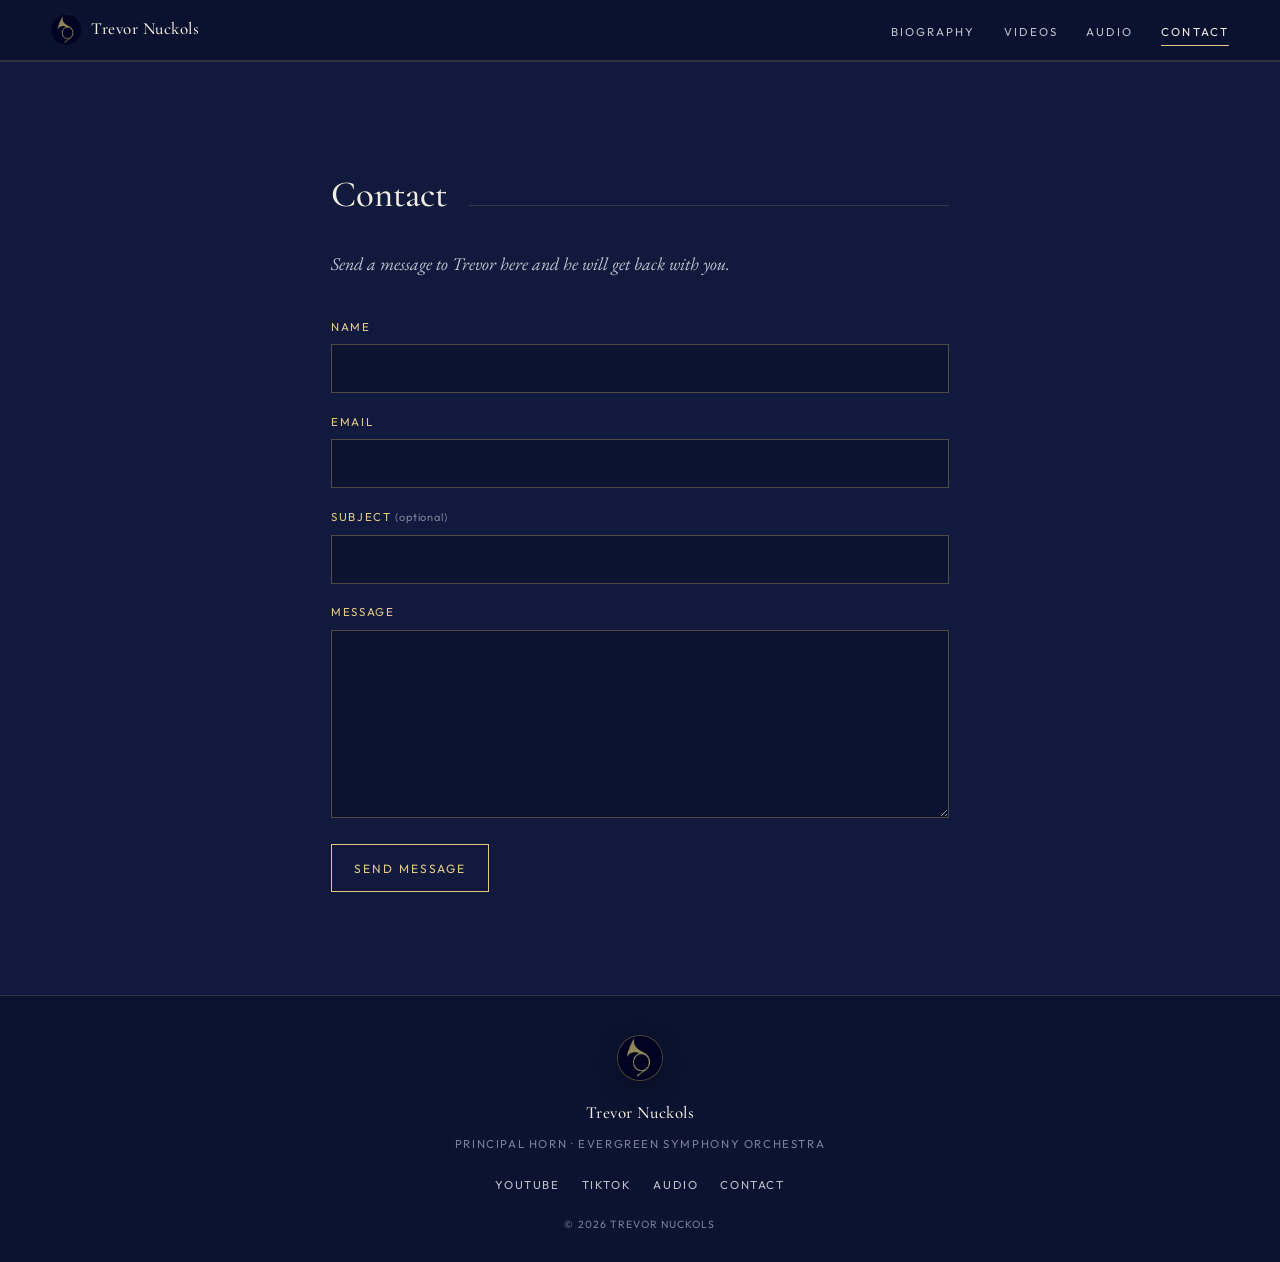
<file: contact.html>
<!DOCTYPE html>
<html lang="en">
<head>
  <meta charset="UTF-8">
  <meta http-equiv="refresh" content="0; url=/contact/">
  <link rel="canonical" href="https://horncalls.com/contact/">
  <title>Contact — Trevor Nuckols</title>
  <script>
    (function () {
      var target = "/contact/";
      try {
        if (location.protocol === "file:") target = "contact/";
      } catch (e) {}
      location.replace(target);
    })();
  </script>
</head>
<body>
  <p><a href="/contact/">Continue to contact</a></p>
</body>
</html>
</file>
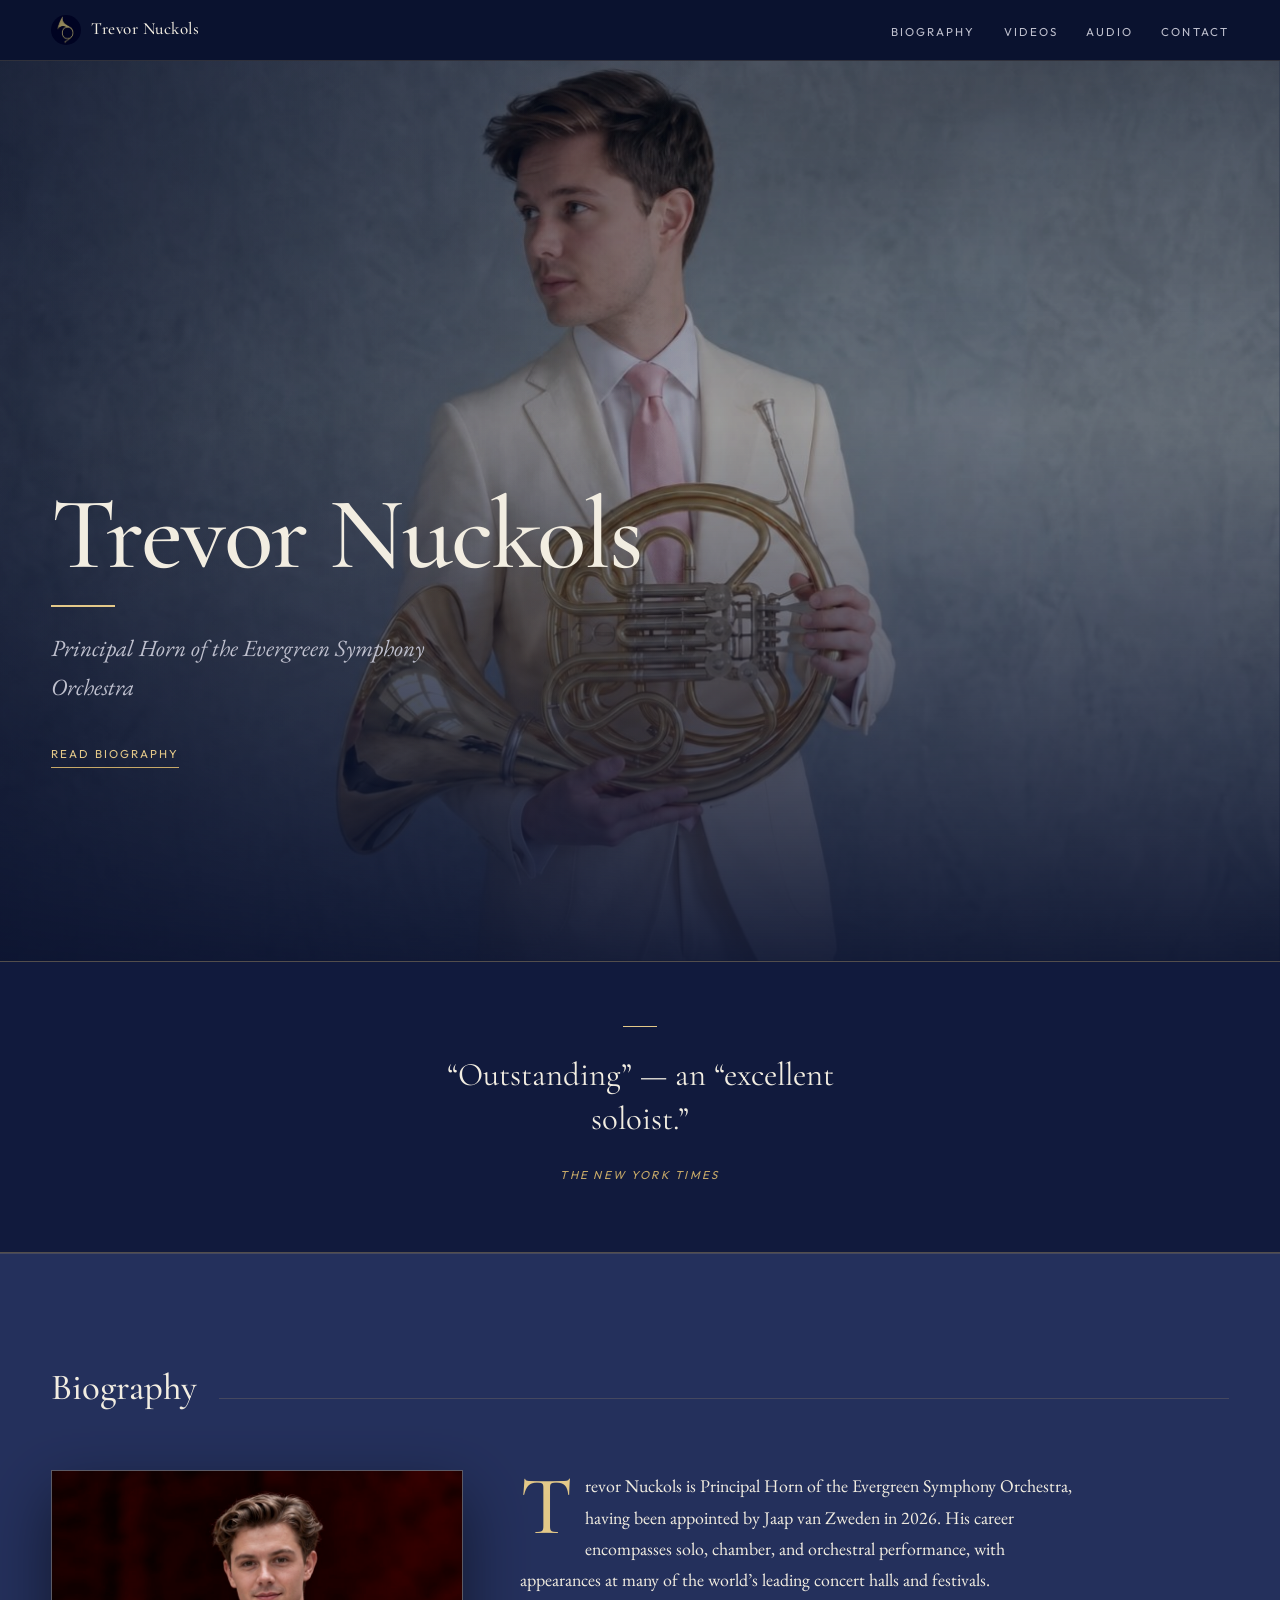
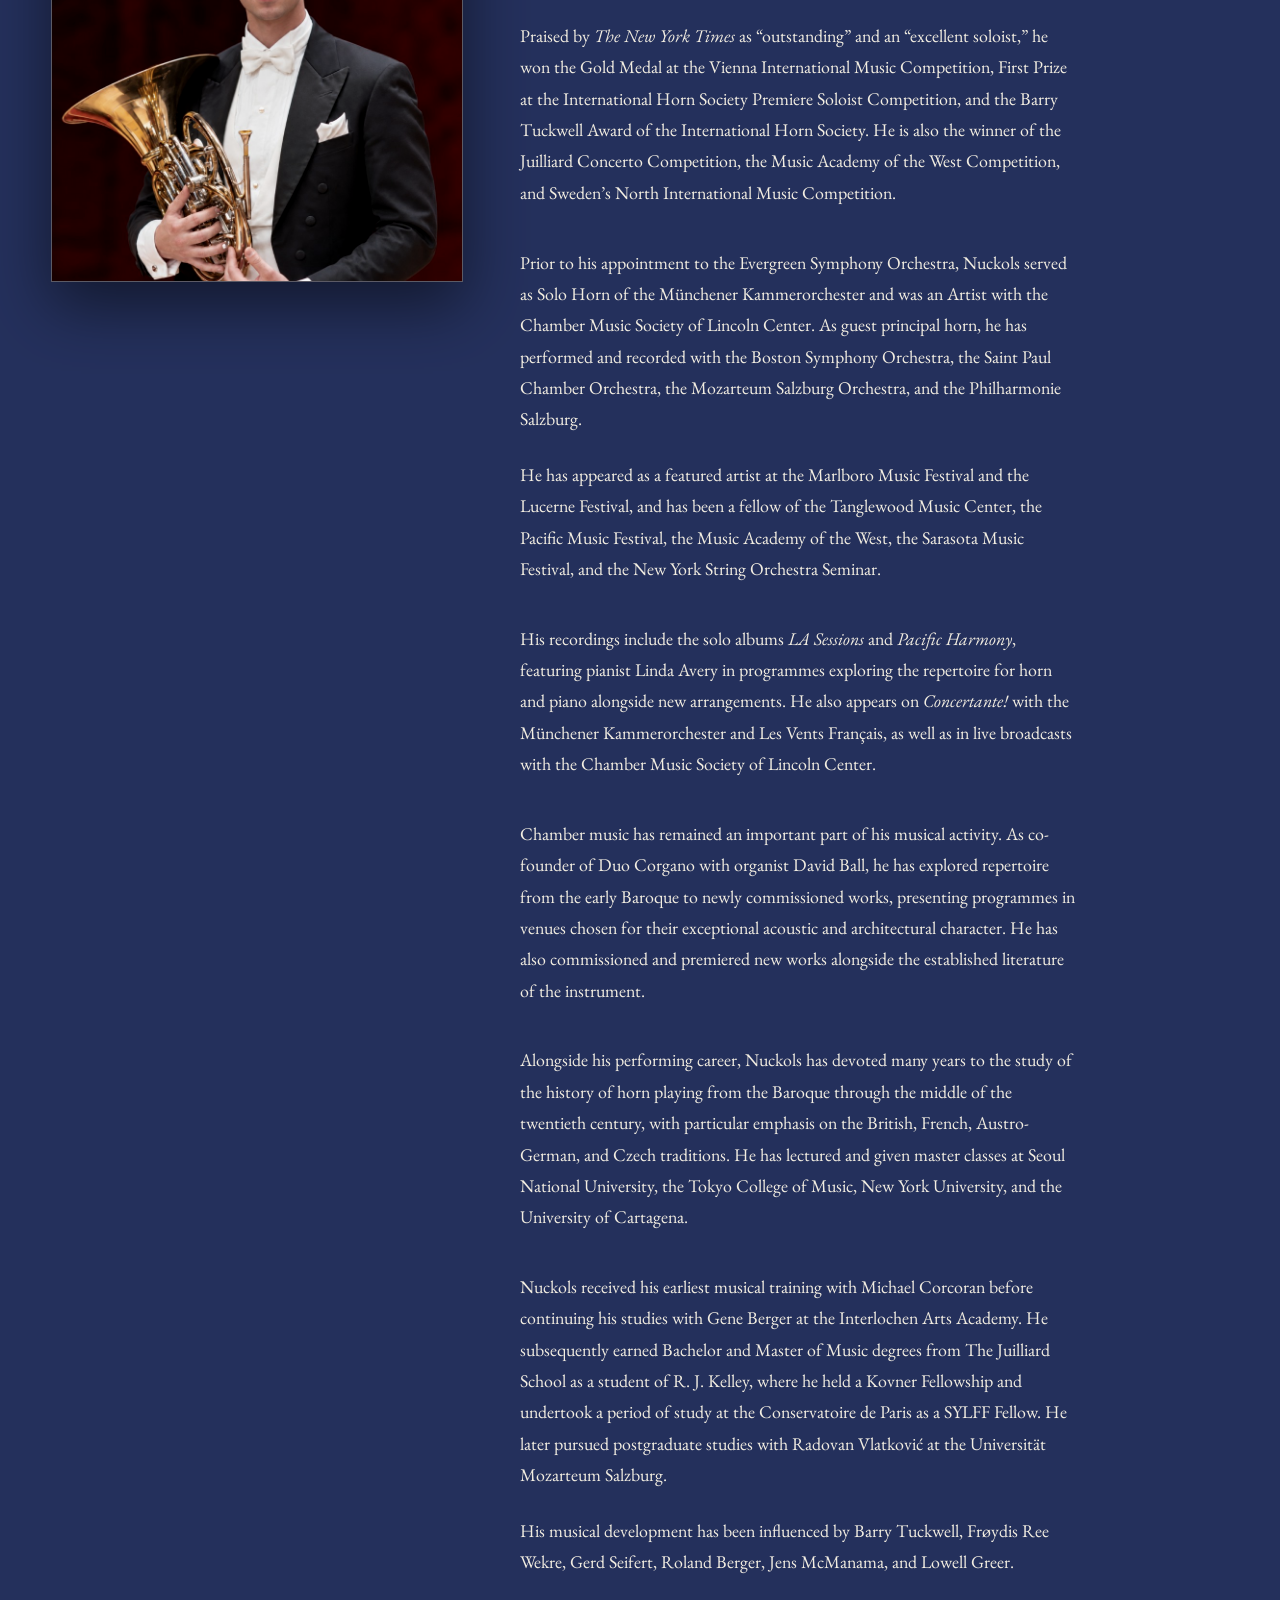
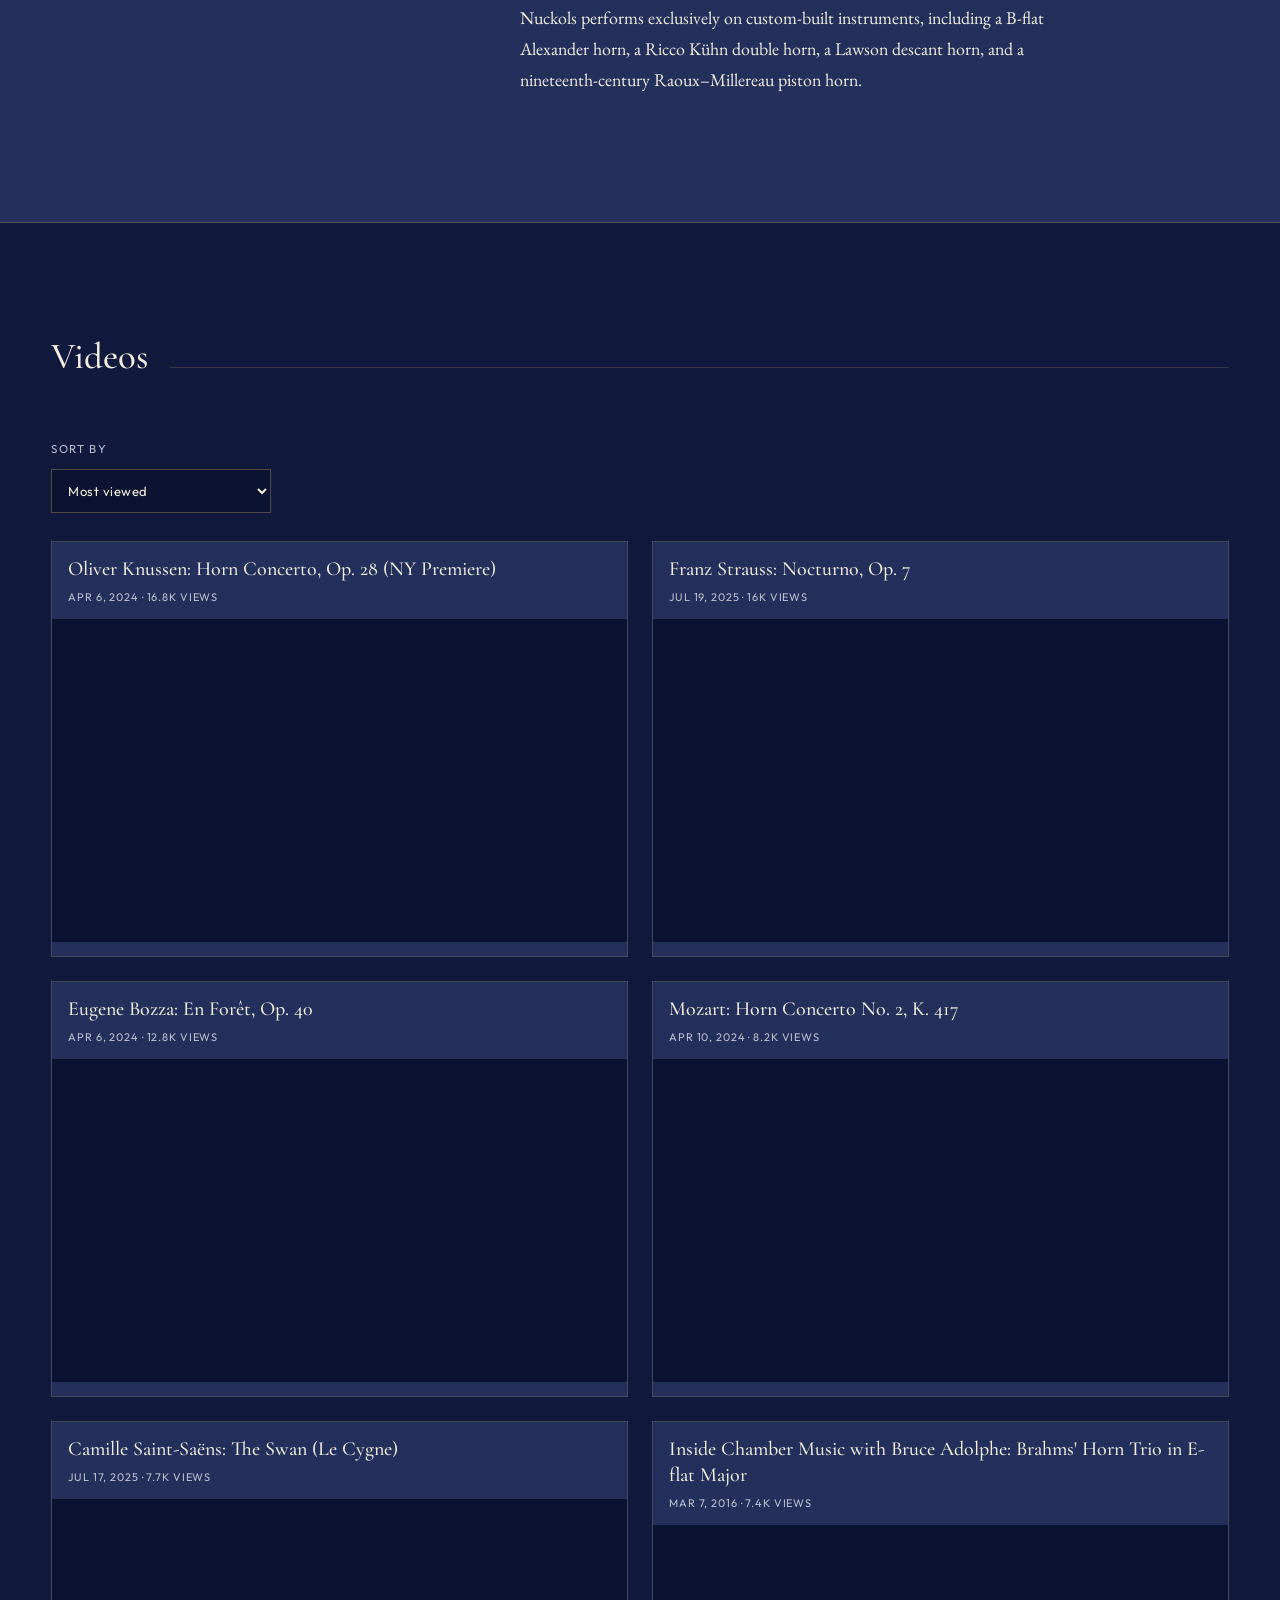
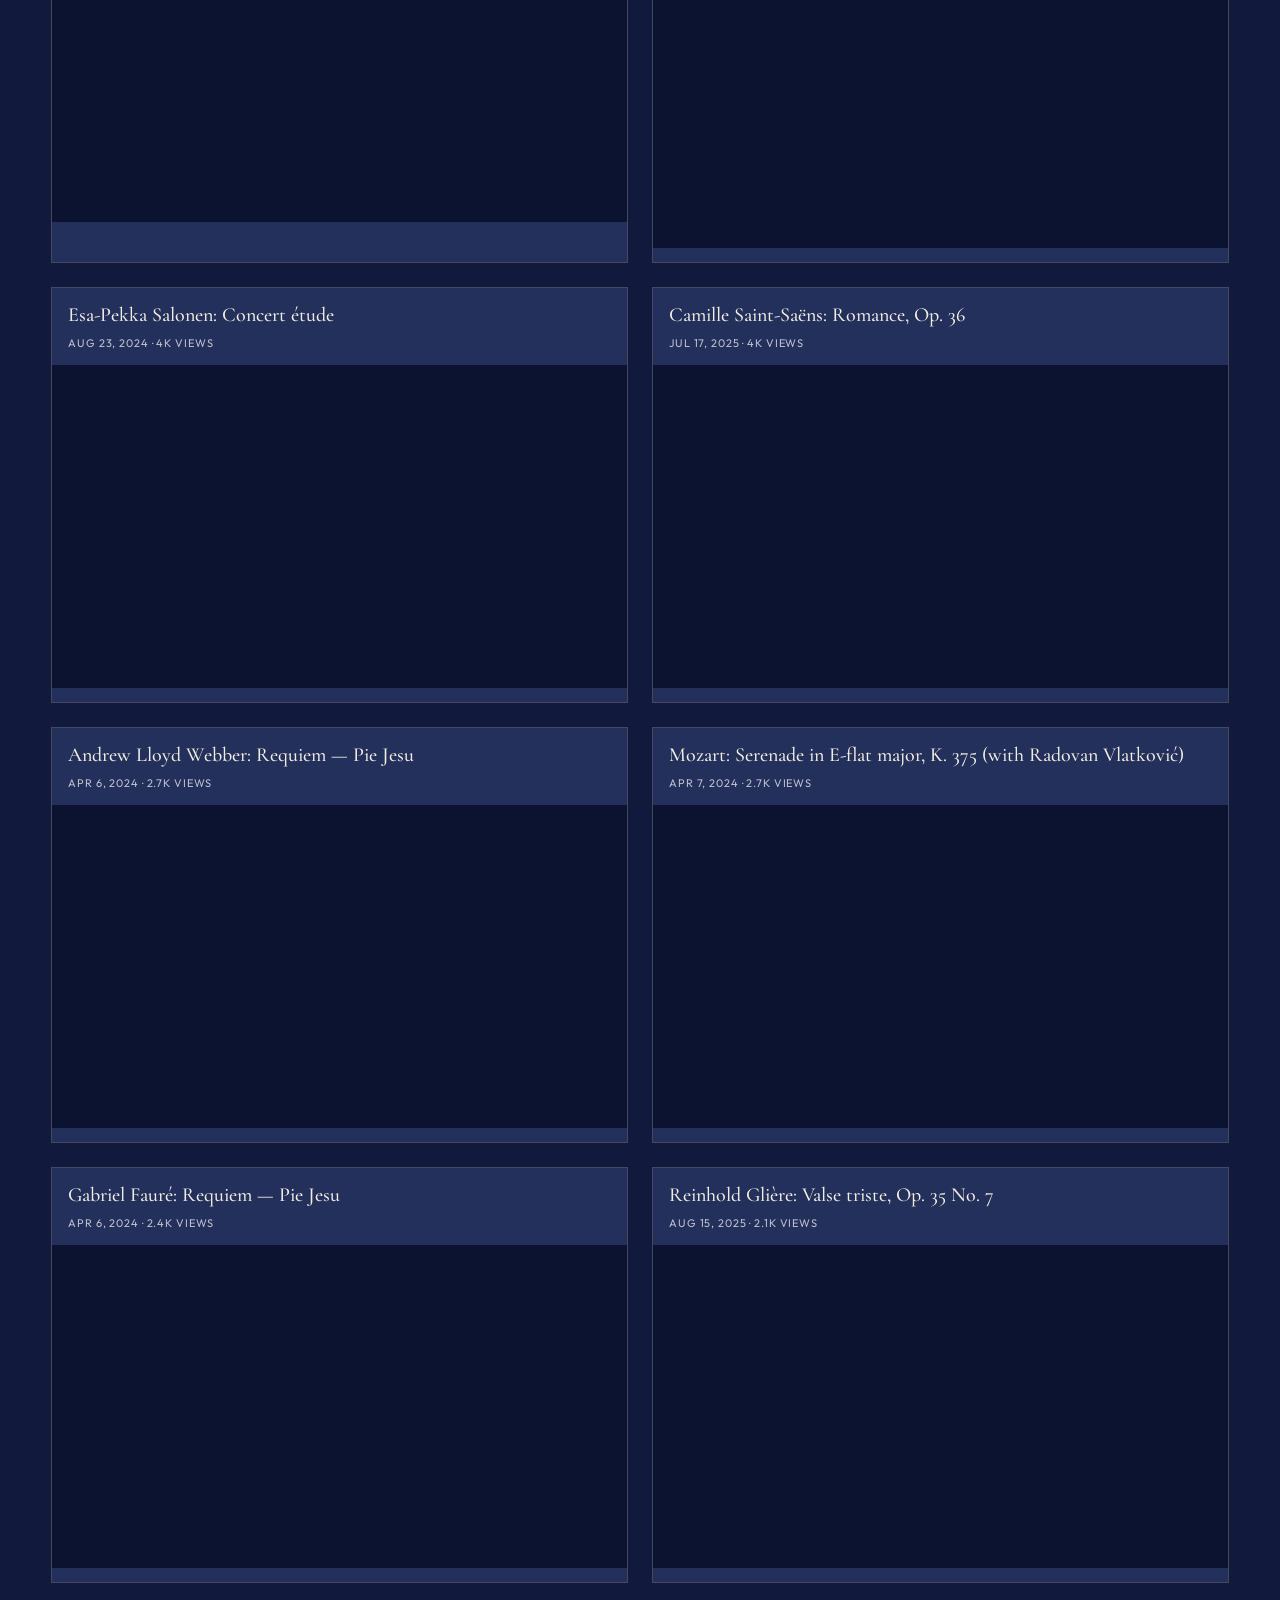
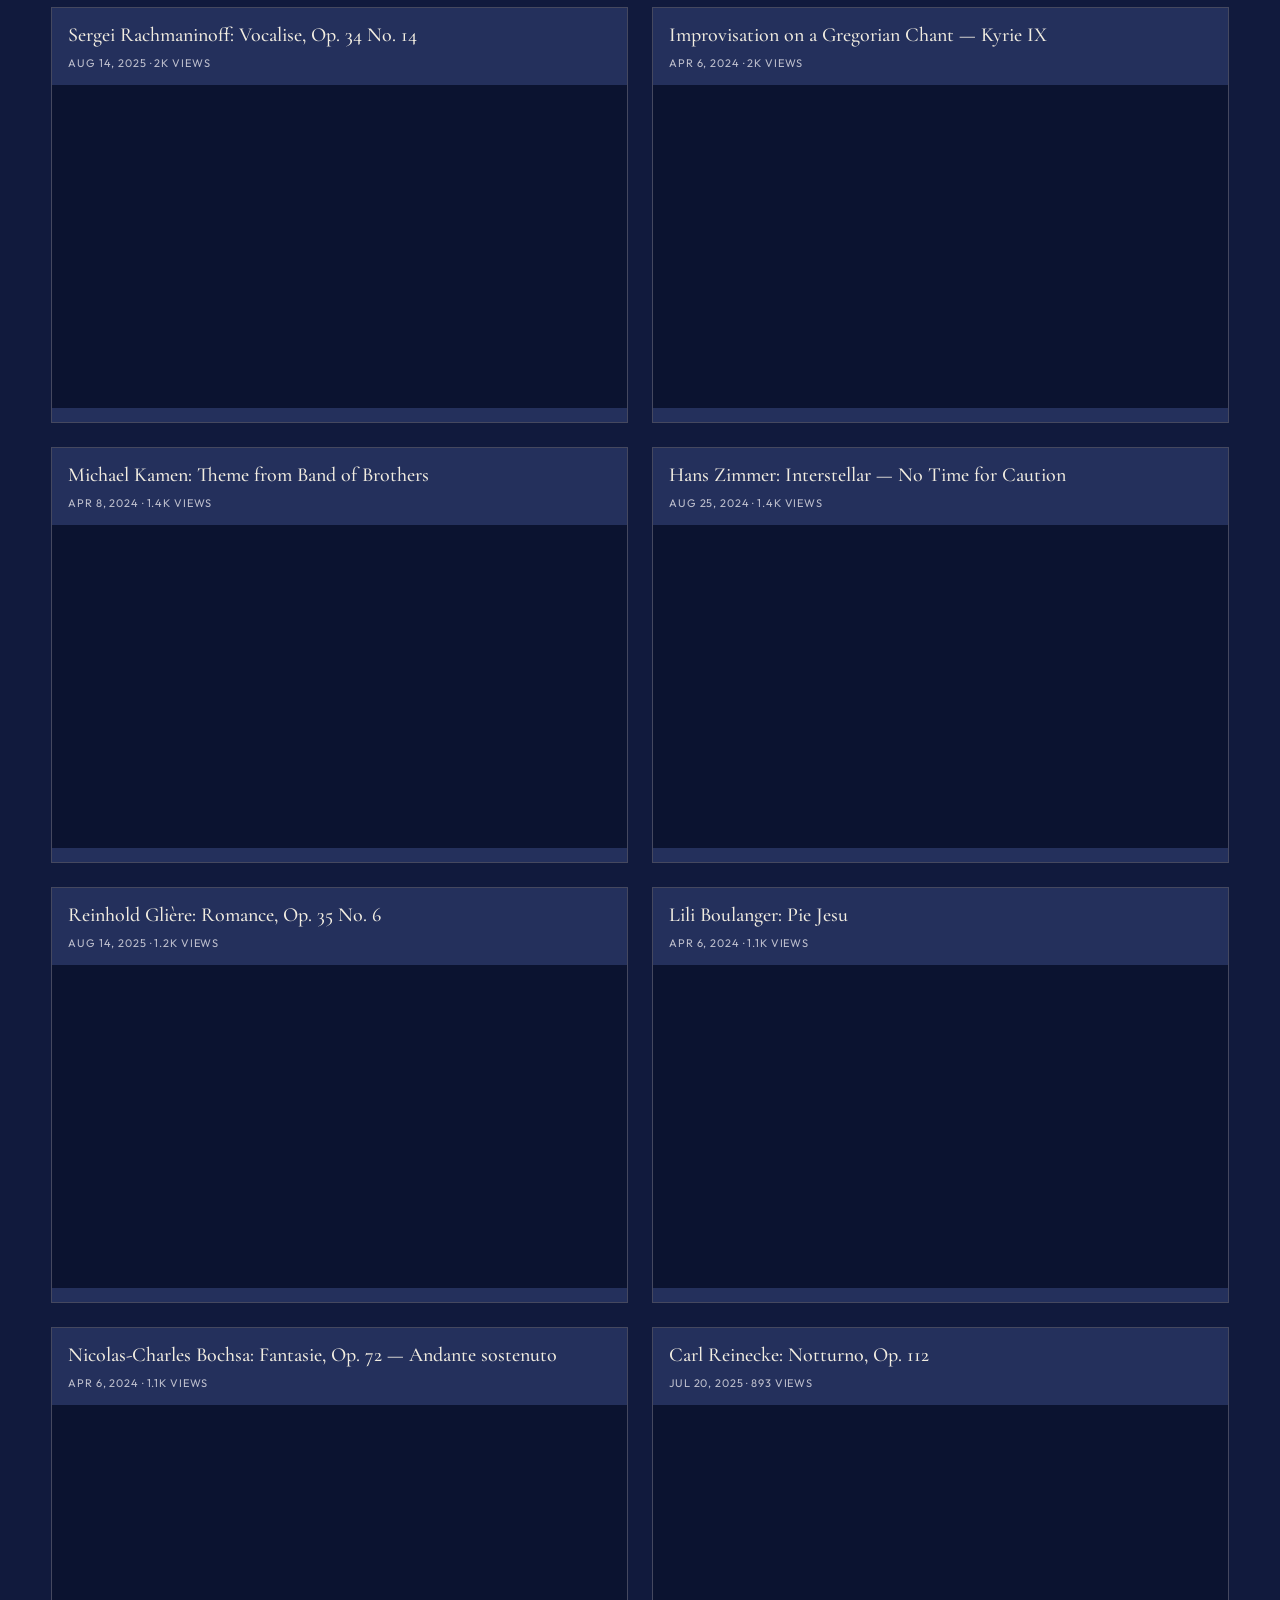
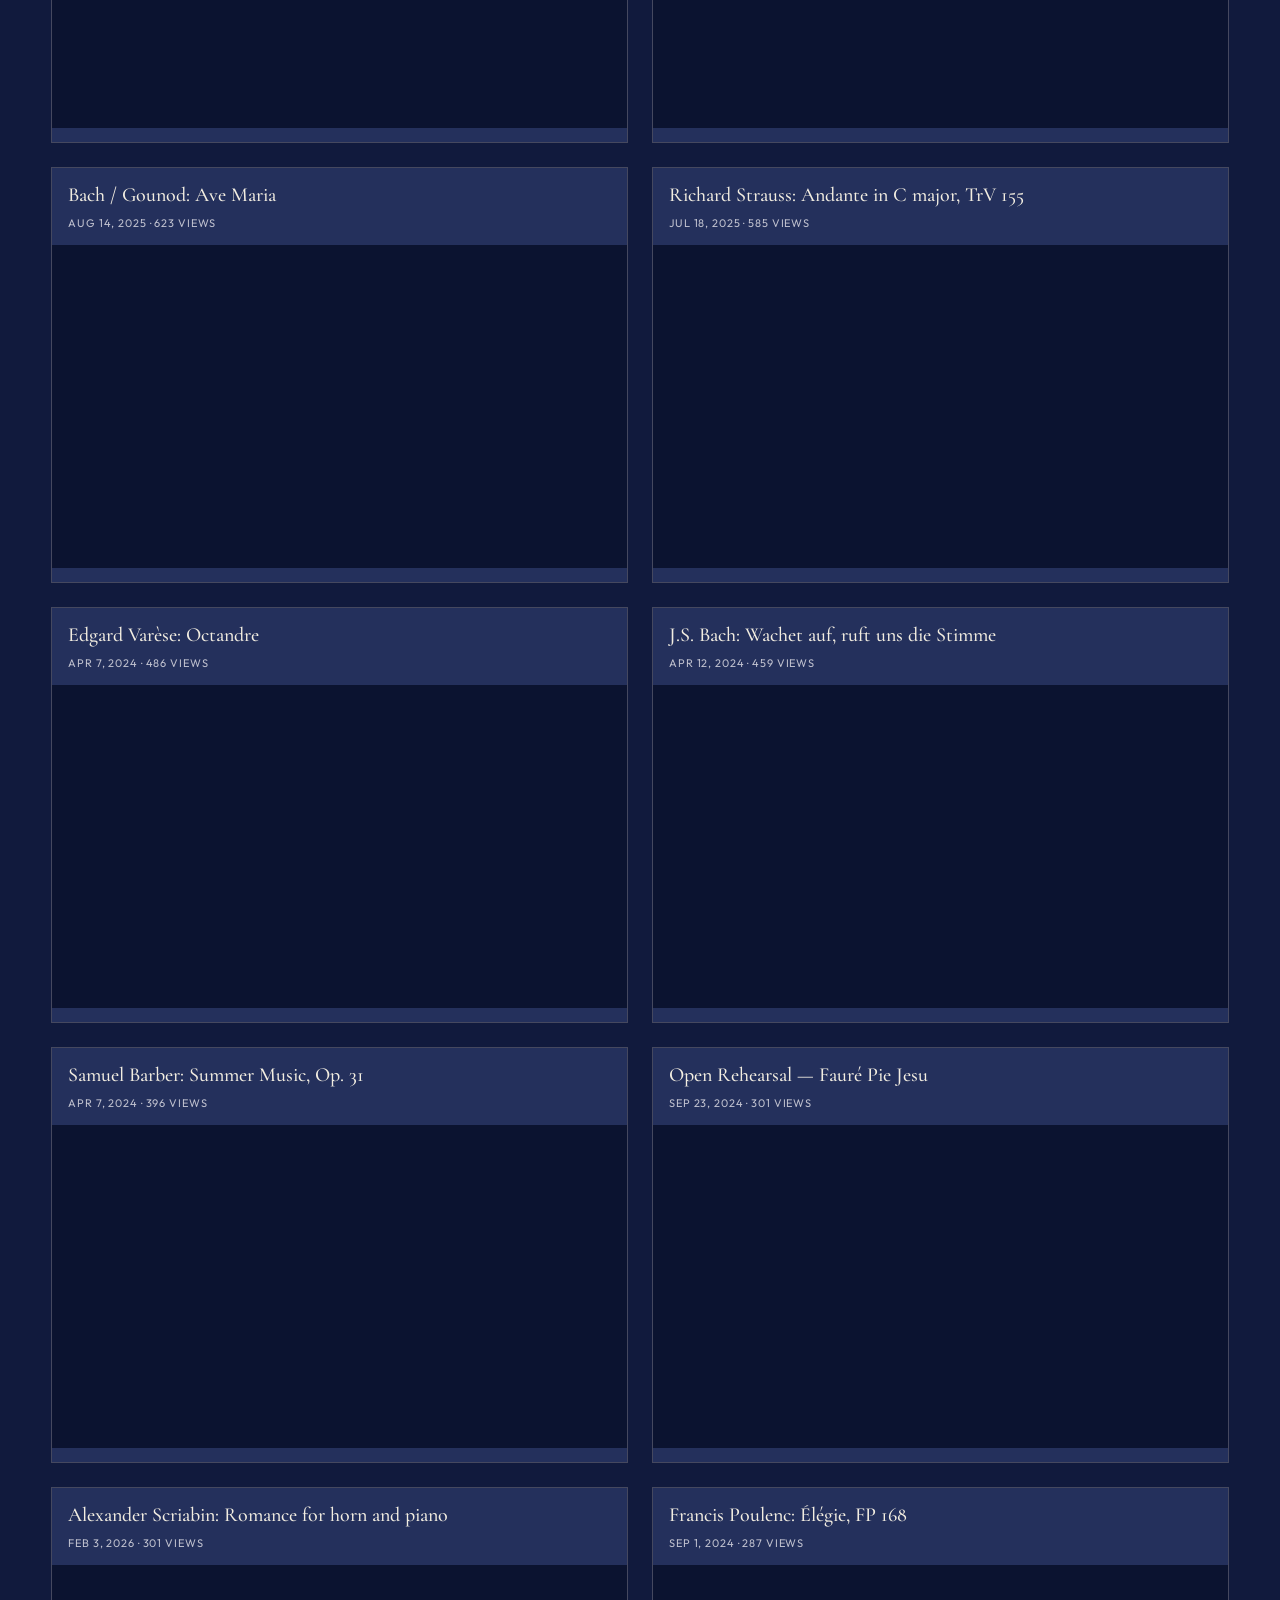
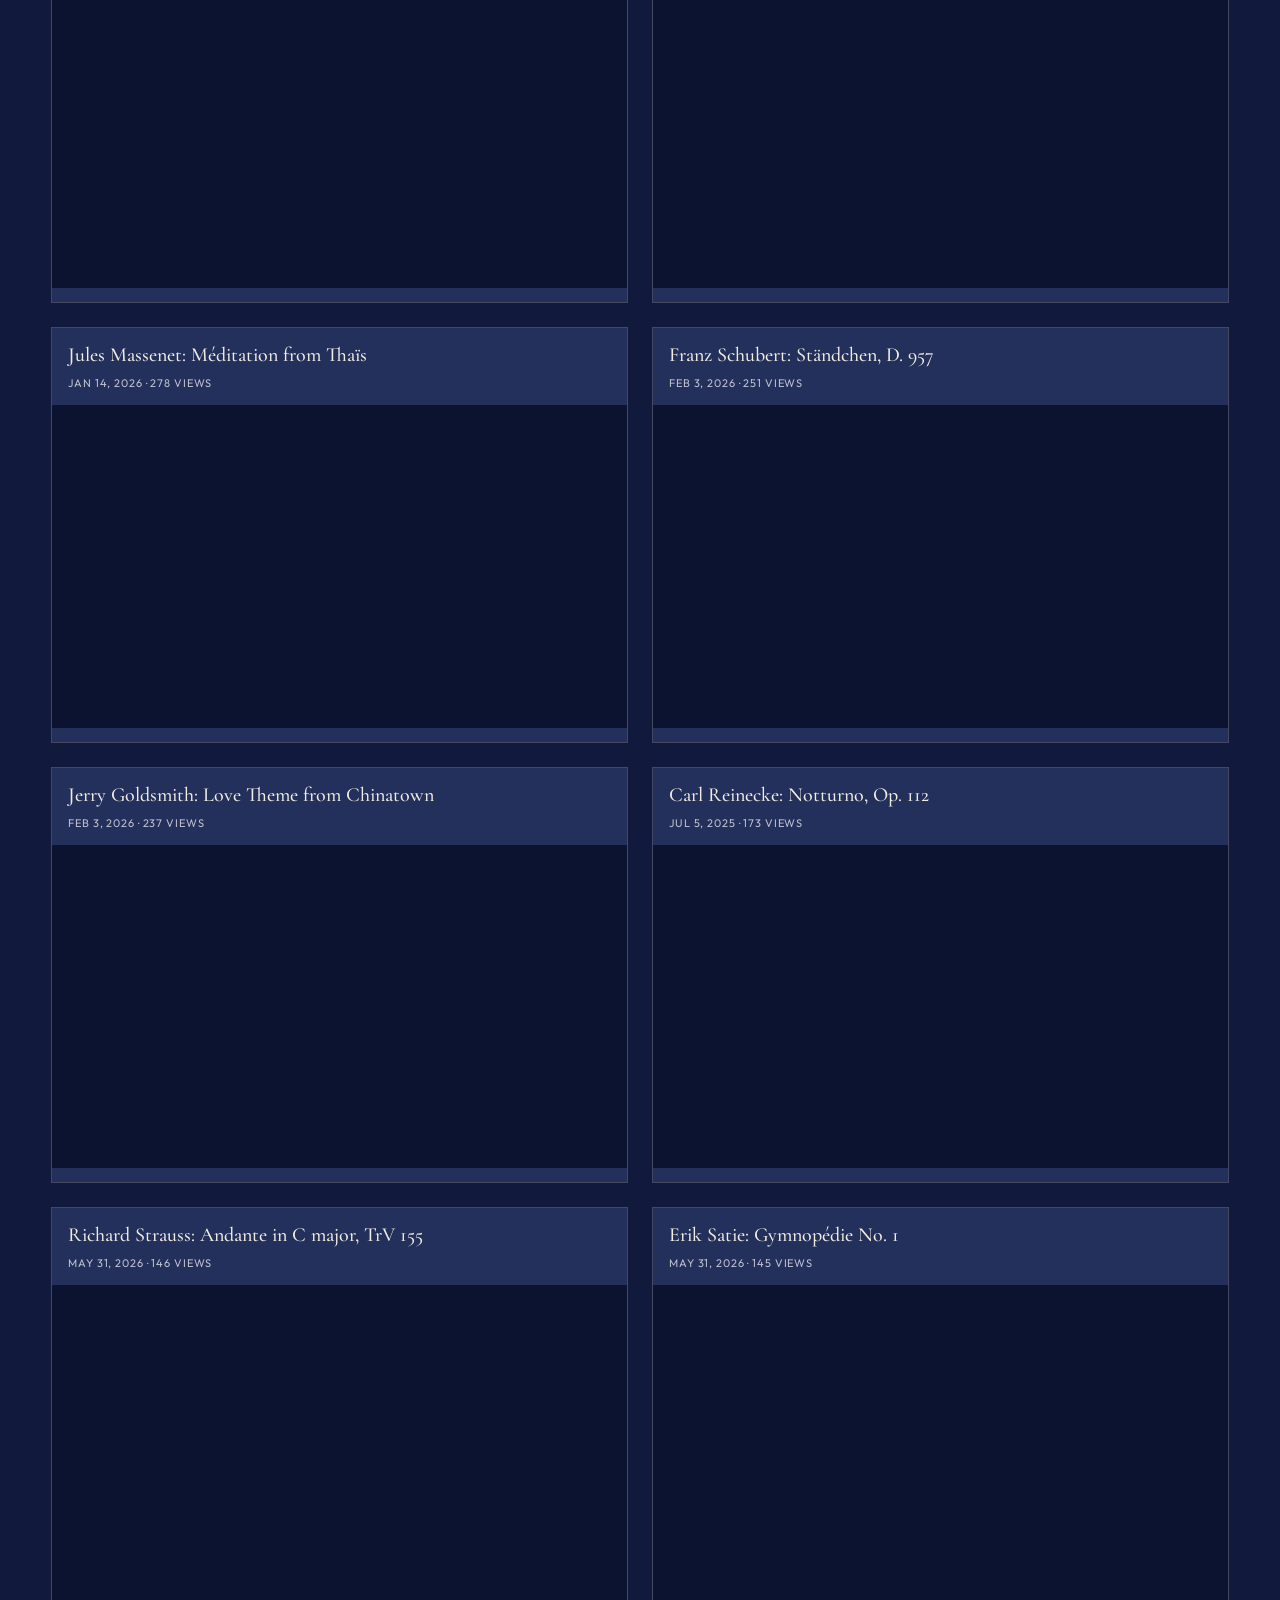
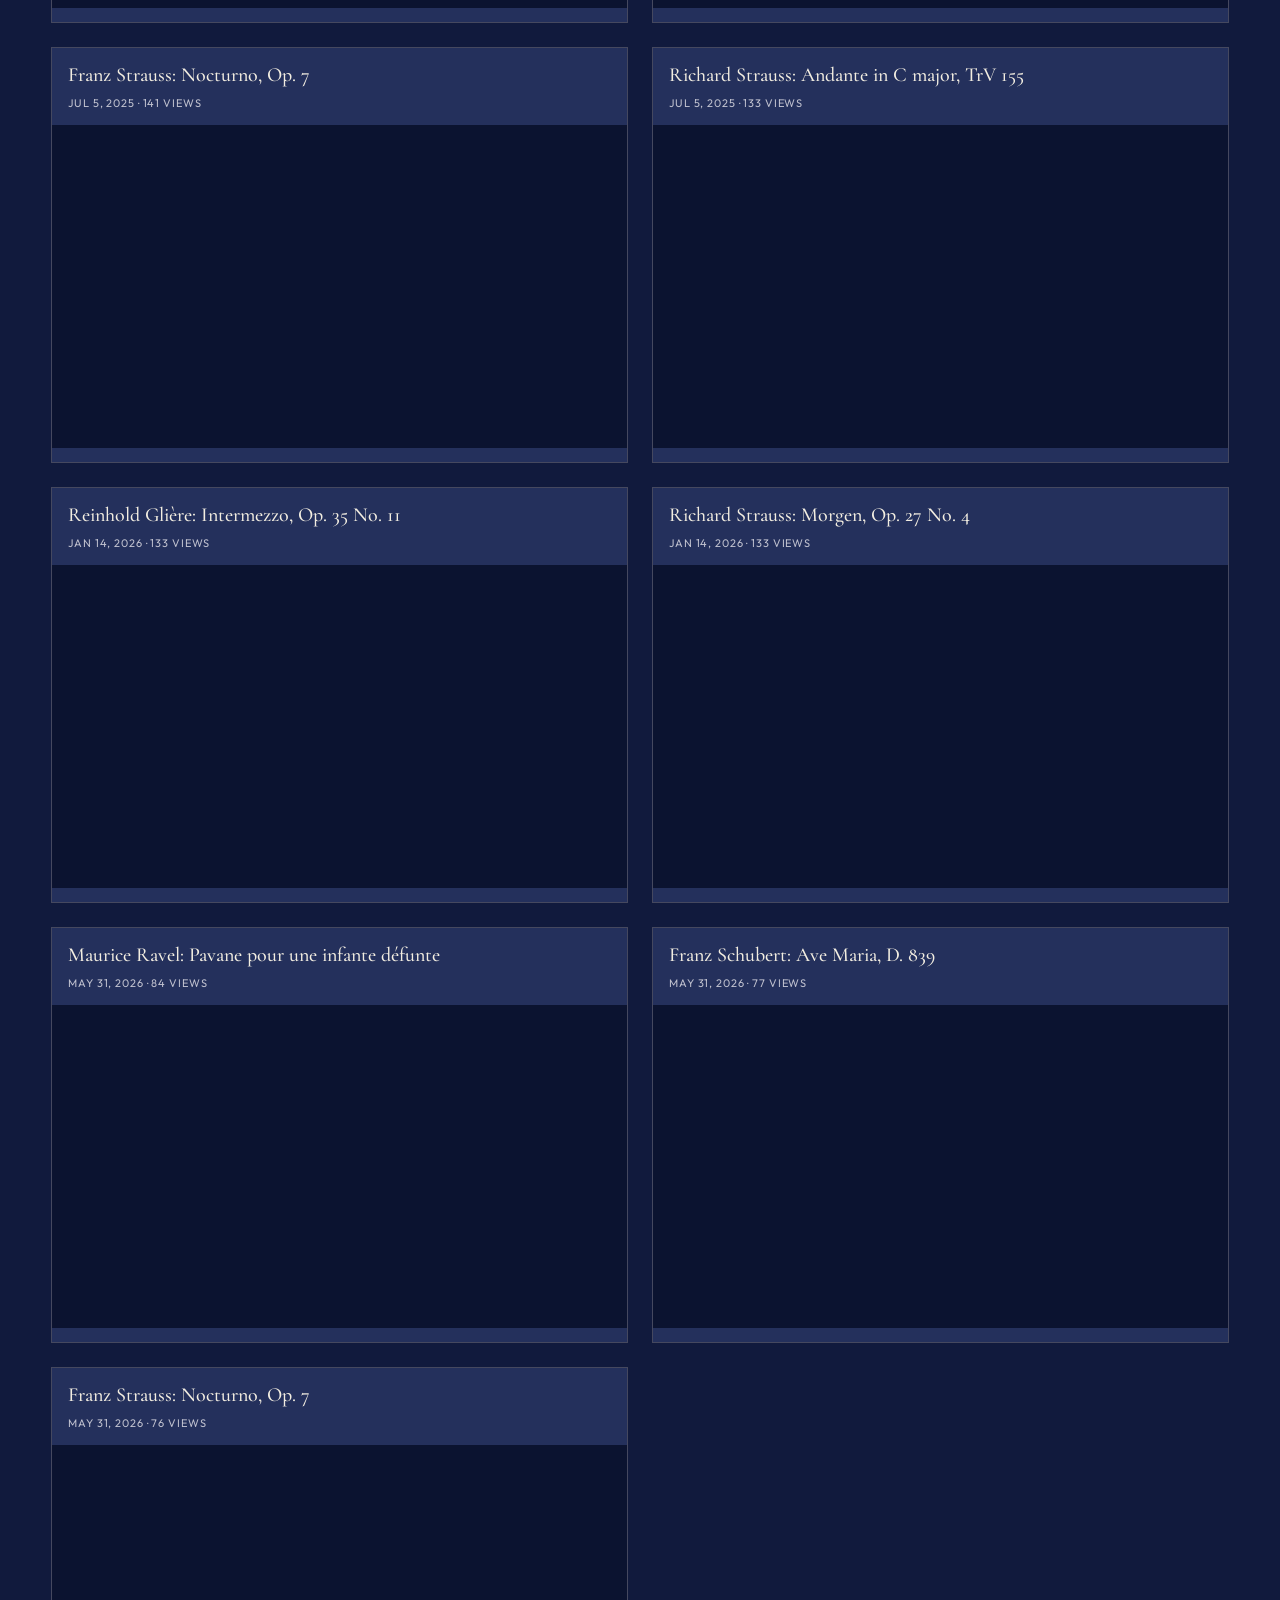
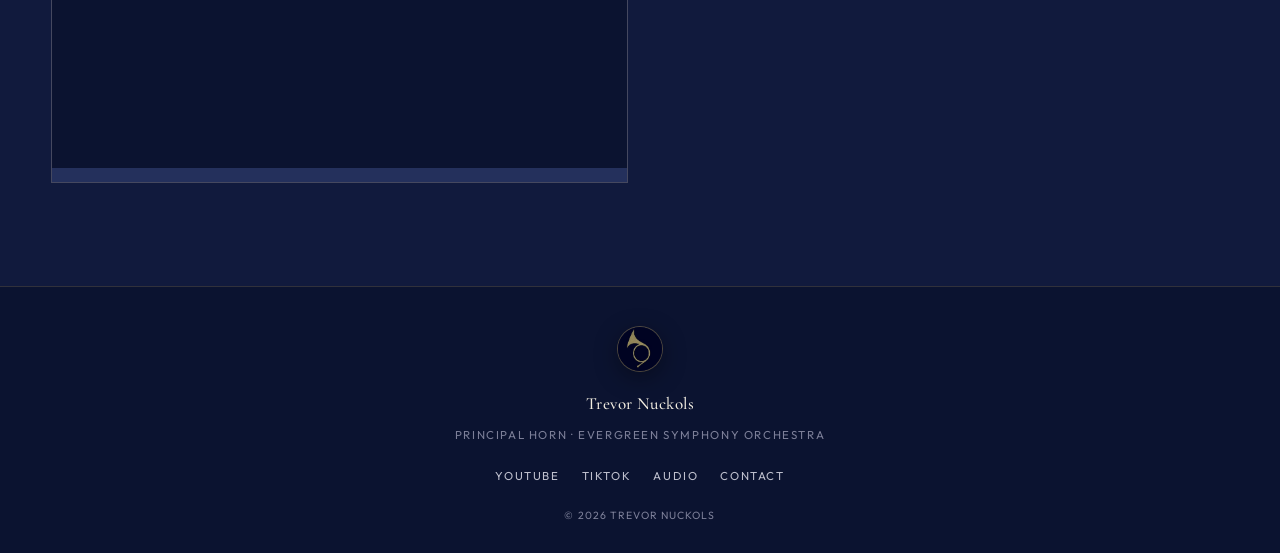
<file: gallery.html>
<!DOCTYPE html>
<html lang="en">
<head>
  <meta charset="UTF-8">
  <meta name="robots" content="noindex">
  <meta http-equiv="refresh" content="0; url=/">
  <link rel="canonical" href="https://horncalls.com/">
  <title>Trevor Nuckols | Horn</title>
  <script>
    (function () {
      var target = "/";
      try {
        if (location.protocol === "file:") target = "index.html";
      } catch (e) {}
      location.replace(target);
    })();
  </script>
</head>
<body>
  <p><a href="/">Continue to homepage</a></p>
</body>
</html>
</file>
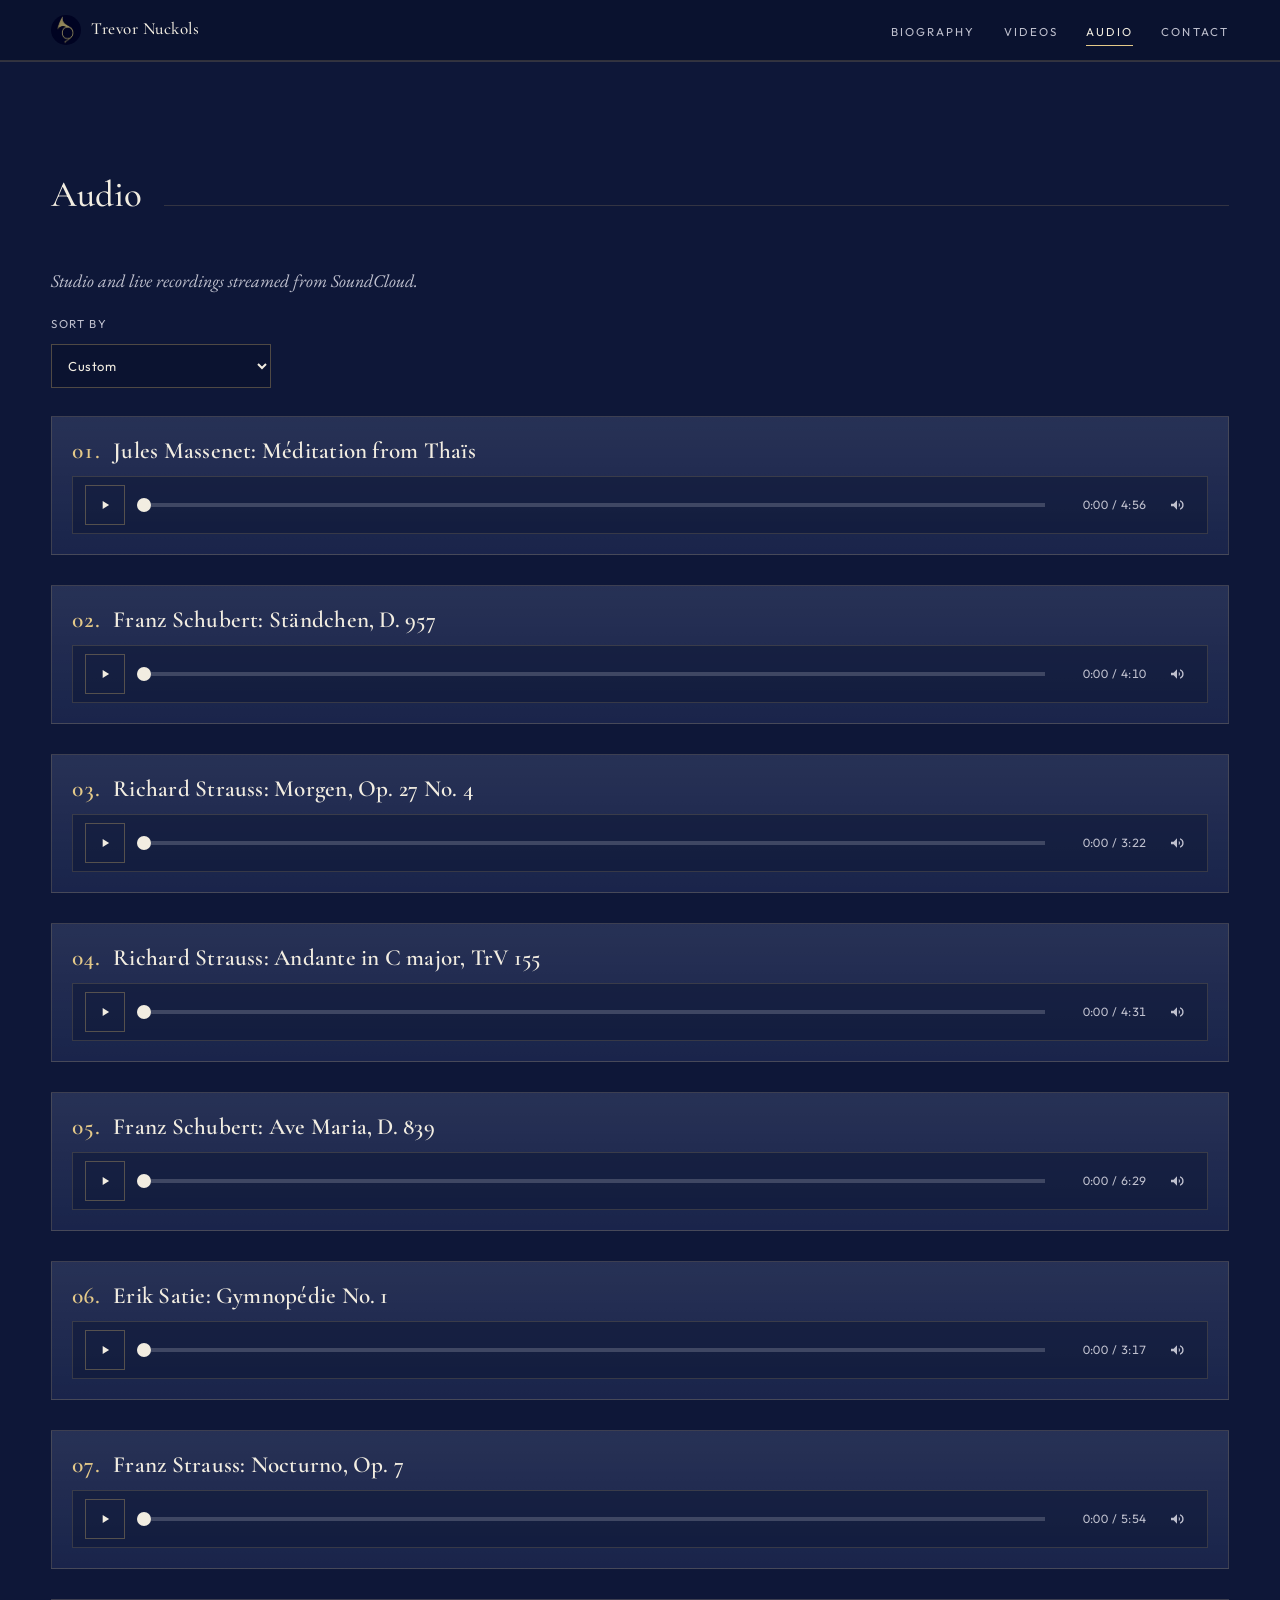
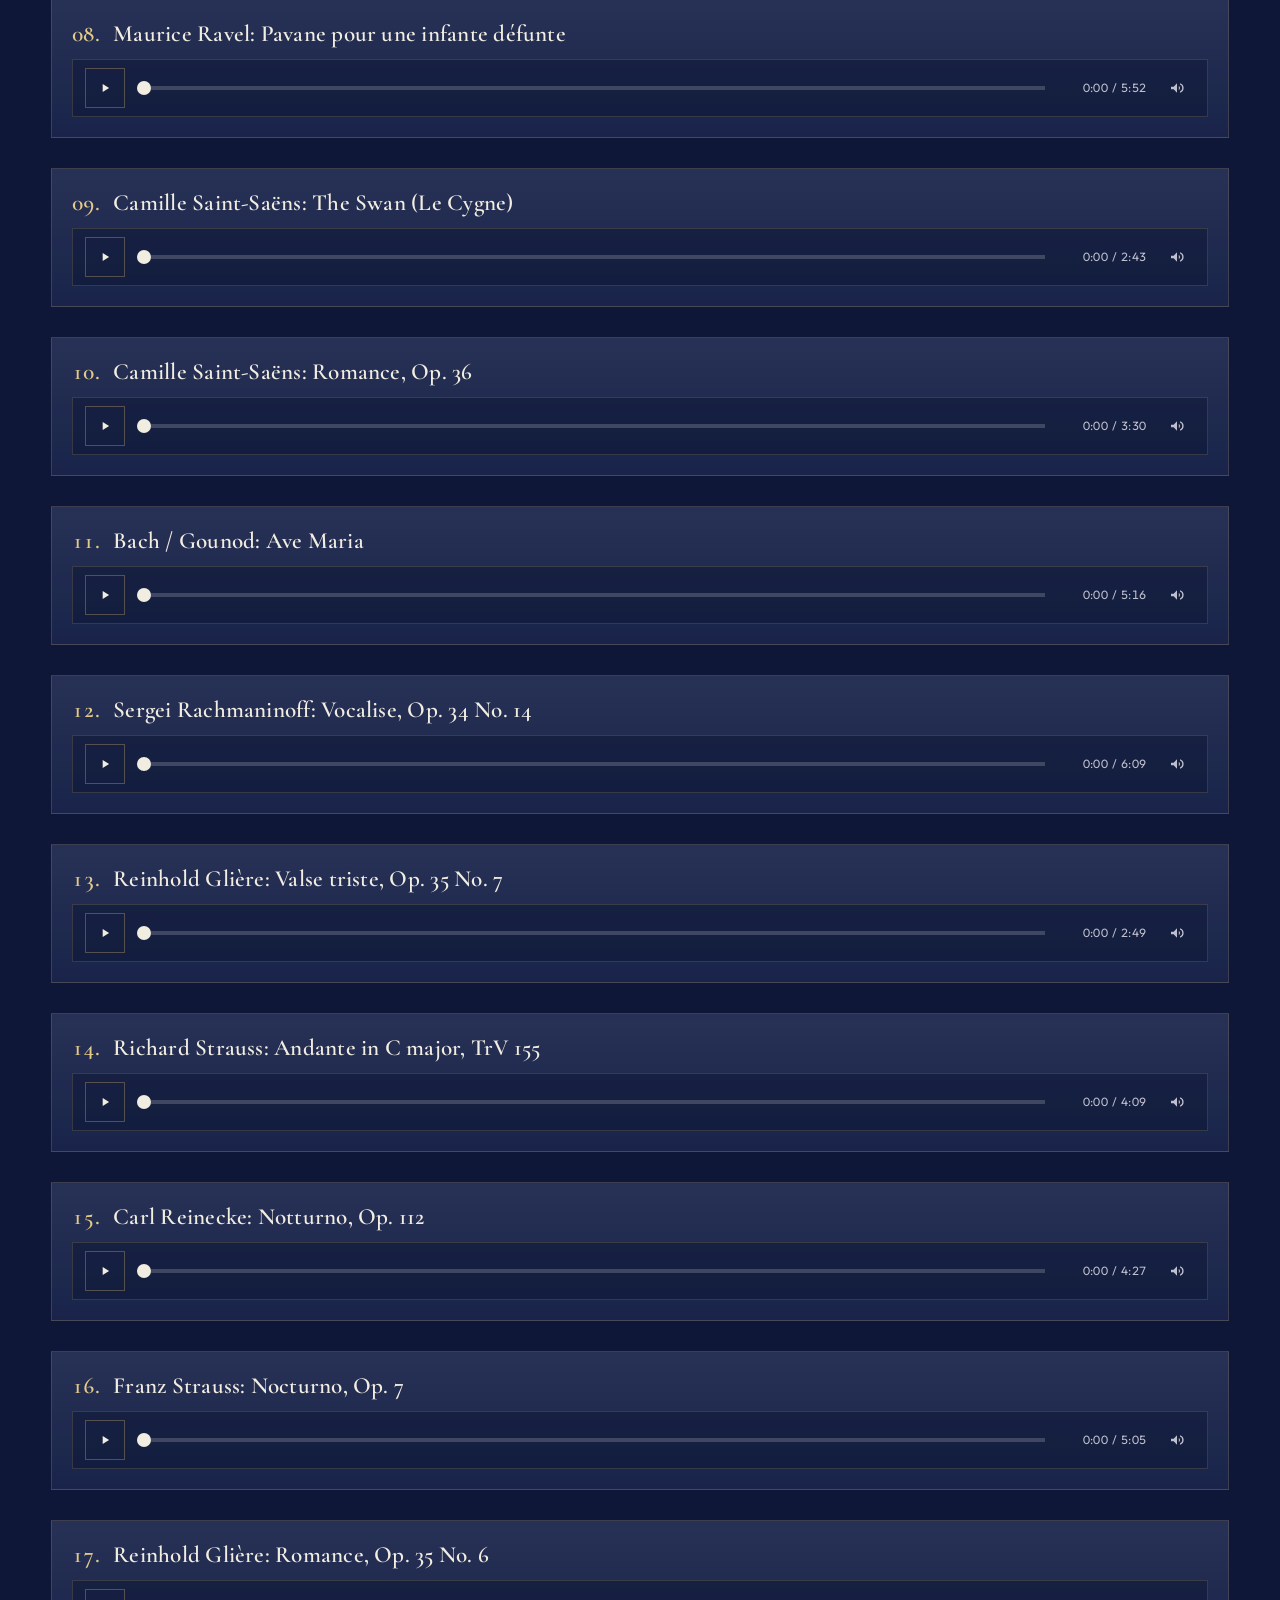
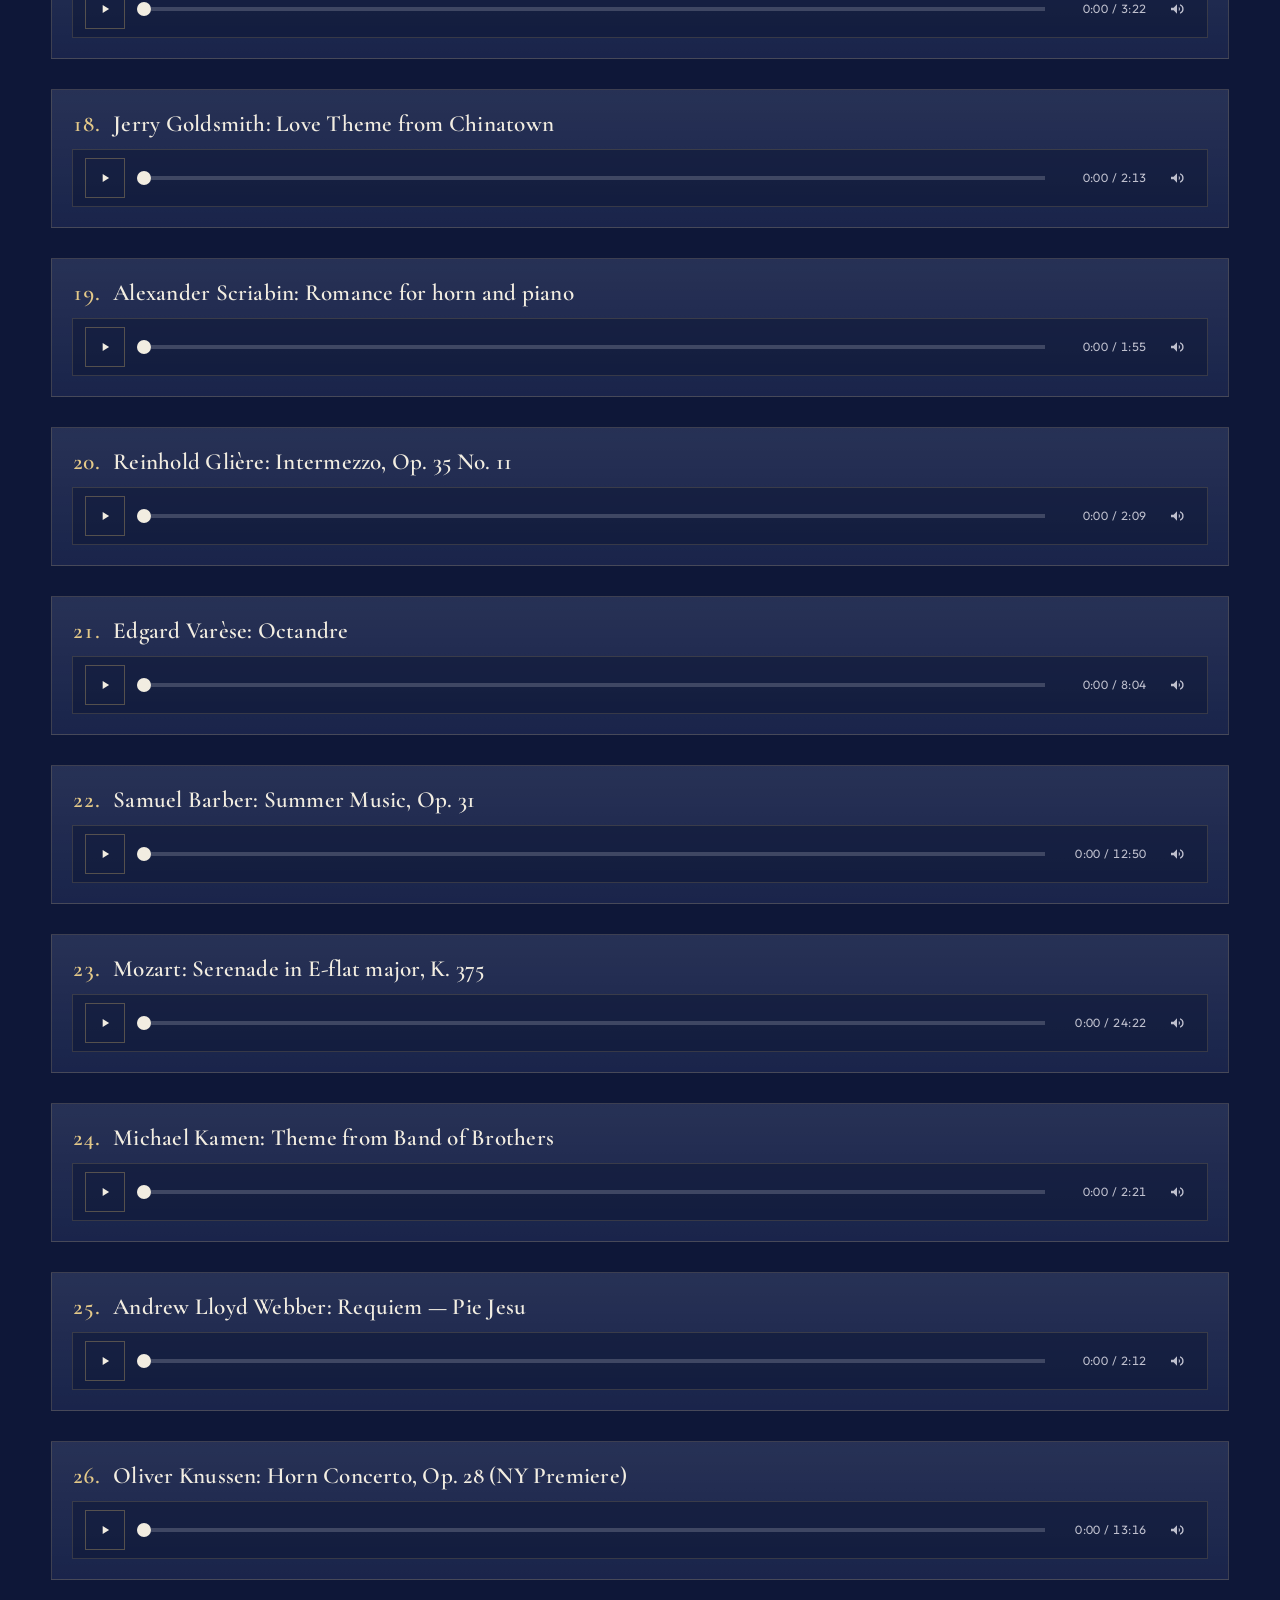
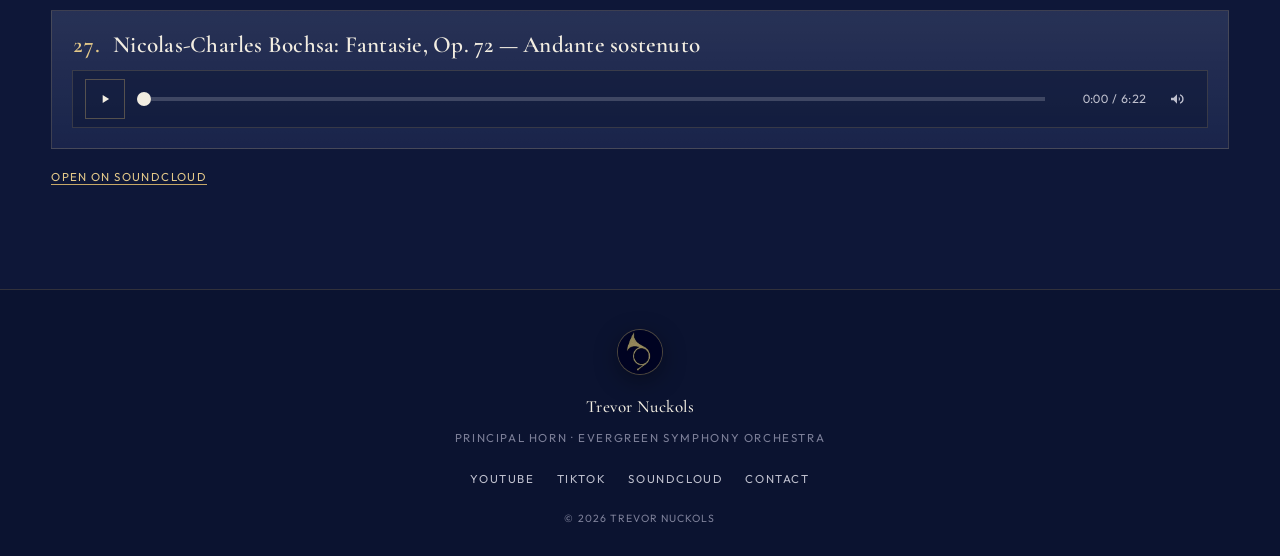
<file: la-sessions.html>
<!DOCTYPE html>
<html lang="en">
<head>
  <meta charset="UTF-8">
  <meta http-equiv="refresh" content="0; url=/audio/">
  <link rel="canonical" href="https://horncalls.com/audio/">
  <meta name="robots" content="noindex">
  <title>Audio — Trevor Nuckols</title>
  <script>
    (function () {
      var target = "/audio/";
      try {
        if (location.protocol === "file:") target = "audio/";
      } catch (e) {}
      location.replace(target);
    })();
  </script>
</head>
<body>
  <p><a href="/audio/">Continue to Audio</a></p>
</body>
</html>
</file>
<file: css/styles.css>
:root {
  --night: #0B1330;
  --panel: #111a3d;
  --panel-2: #152047;
  --section-alt: #0e1738;
  --ivory: #F2EDE1;
  --ivory-dim: #BFC0CE;
  --ivory-faint: #7C7F98;
  --red: #96131F;
  --red-bright: #C21C2A;
  --chrome: #AEB6BC;
  --brass: #B8874A;
  --gold: #C7A968;
  --gold-bright: #E4C989;
  --hairline: rgba(199, 169, 104, 0.20);
  --hairline-strong: rgba(199, 169, 104, 0.36);
  --pad-x: clamp(1rem, 4vw, 3.5rem);
  --section-y: clamp(3.75rem, 8vw, 6.75rem);
  --content-max: min(1440px, 100%);
}

*,
*::before,
*::after {
  box-sizing: border-box;
}

* {
  margin: 0;
  padding: 0;
}

html {
  scroll-behavior: smooth;
  -webkit-text-size-adjust: 100%;
  text-size-adjust: 100%;
}

body {
  background: var(--night);
  color: var(--ivory);
  font-family: "EB Garamond", Georgia, serif;
  font-size: clamp(16.5px, 1.15vw + 14px, 18px);
  line-height: 1.7;
  -webkit-font-smoothing: antialiased;
  overflow-x: hidden;
}

img,
svg,
video {
  max-width: 100%;
  height: auto;
  display: block;
}

@media (prefers-reduced-motion: reduce) {
  html {
    scroll-behavior: auto;
  }

  *,
  *::before,
  *::after {
    animation-duration: 0.001ms !important;
    animation-iteration-count: 1 !important;
    transition-duration: 0.001ms !important;
  }
}

a {
  color: inherit;
}

a:focus-visible,
button:focus-visible,
summary:focus-visible {
  outline: 2px solid var(--red-bright);
  outline-offset: 3px;
}

.eyebrow {
  font-family: "Outfit", sans-serif;
  font-size: 11.5px;
  letter-spacing: 0.22em;
  text-transform: uppercase;
  color: var(--gold-bright);
  font-weight: 600;
}

.wrap {
  max-width: var(--content-max);
  margin: 0 auto;
  padding: 0 var(--pad-x);
}

/* ---------- GUNBARREL INTRO ---------- */
#gunbarrel {
  position: fixed;
  inset: 0;
  z-index: 300;
  background: #000;
  clip-path: circle(150% at 50% 50%);
  animation: iris-open 1.5s cubic-bezier(0.65, 0, 0.35, 1) forwards;
  animation-delay: 0.25s;
  pointer-events: none;
}

#gunbarrel::before {
  content: "";
  position: absolute;
  left: 0;
  right: 0;
  top: 50%;
  height: 1.5px;
  background: var(--gold-bright);
  transform: translateY(-50%);
  opacity: 0.9;
  animation: scanline-fade 0.7s ease-out forwards;
  animation-delay: 0.15s;
}

@keyframes iris-open {
  to {
    clip-path: circle(0% at 50% 50%);
  }
}

@keyframes scanline-fade {
  to {
    opacity: 0;
  }
}

@media (prefers-reduced-motion: reduce) {
  #gunbarrel {
    animation: none;
    clip-path: circle(0% at 50% 50%);
  }

  #gunbarrel::before {
    display: none;
  }
}

/* ---------- CREST ---------- */
.crest {
  display: inline-block;
  line-height: 0;
  flex-shrink: 0;
}

.crest img,
.crest svg {
  display: block;
  border-radius: 50%;
  object-fit: cover;
}

.crest.small img,
.crest.small svg {
  width: 30px;
  height: 30px;
}

.crest.large img,
.crest.large svg {
  width: 56px;
  height: 56px;
  margin-inline: auto;
  box-shadow: 0 0 0 1px var(--hairline-strong), 0 6px 24px rgba(0, 0, 0, 0.4);
}

/* Homepage scroll target only — never put id="top" on <main> */
div#top {
  height: 0;
  width: 0;
  overflow: hidden;
}

/* ---------- HEADER / NAV ---------- */
header {
  position: sticky;
  top: 0;
  z-index: 50;
  background: rgba(11, 19, 48, 0.92);
  backdrop-filter: blur(10px);
  border-bottom: 1px solid var(--hairline);
  padding-top: env(safe-area-inset-top);
}

.nav-inner {
  display: flex;
  align-items: center;
  justify-content: space-between;
  gap: 16px 28px;
  flex-wrap: wrap;
  padding: 14px var(--pad-x);
  max-width: var(--content-max);
  margin: 0 auto;
}

.nav-name-group {
  display: flex;
  align-items: center;
  gap: 10px;
  text-decoration: none;
  min-width: 0;
}

.nav-name {
  font-family: "Cormorant Garamond", serif;
  font-weight: 500;
  font-size: clamp(15px, 2.5vw, 17px);
  letter-spacing: 0.03em;
  white-space: nowrap;
}

nav {
  min-width: 0;
}

nav ul {
  list-style: none;
  display: flex;
  flex-wrap: wrap;
  justify-content: flex-end;
  gap: 10px 28px;
}

nav a {
  font-family: "Outfit", sans-serif;
  font-size: 11.5px;
  letter-spacing: 0.18em;
  text-transform: uppercase;
  text-decoration: none;
  color: var(--ivory-dim);
  transition: color 0.25s ease;
  border-bottom: 1px solid transparent;
  padding: 8px 0 3px;
  display: inline-block;
}

nav a:hover {
  color: var(--ivory);
  border-bottom-color: var(--gold-bright);
}

/* ---------- HERO ---------- */
.hero {
  position: relative;
  min-height: 100vh;
  min-height: 100dvh;
  min-height: 100svh;
  display: flex;
  align-items: flex-end;
  overflow: hidden;
  background: var(--panel);
}

.hero-media {
  position: absolute;
  inset: 0;
}

.hero-media img {
  width: 100%;
  height: 100%;
  max-width: none;
  object-fit: cover;
  object-position: center 42%;
  filter: grayscale(0.2) contrast(1.08) brightness(0.78);
  display: block;
  animation: hero-settle 2.4s ease-out both;
}

@keyframes hero-settle {
  from {
    transform: scale(1.06);
    filter: grayscale(0.4) contrast(1.08) brightness(0.55);
  }

  to {
    transform: scale(1);
    filter: grayscale(0.2) contrast(1.08) brightness(0.78);
  }
}

.hero-media::after {
  content: "";
  position: absolute;
  inset: 0;
  background:
    linear-gradient(180deg, rgba(11, 19, 48, 0.35) 0%, rgba(11, 19, 48, 0.2) 40%, rgba(11, 19, 48, 0.92) 100%),
    linear-gradient(90deg, rgba(11, 19, 48, 0.55) 0%, transparent 55%);
}

.hero-copy {
  position: relative;
  z-index: 1;
  padding: 0 var(--pad-x) clamp(3.5rem, 10vh, 6.5rem);
  padding-bottom: calc(clamp(3.5rem, 10vh, 6.5rem) + env(safe-area-inset-bottom));
  max-width: var(--content-max);
  width: 100%;
  margin: 0 auto;
  animation: copy-rise 1.1s ease-out 0.45s both;
}

@keyframes copy-rise {
  from {
    opacity: 0;
    transform: translateY(18px);
  }

  to {
    opacity: 1;
    transform: translateY(0);
  }
}

.hero-copy h1 {
  font-family: "Cormorant Garamond", serif;
  font-weight: 500;
  font-size: clamp(2.6rem, 9vw, 6.4rem);
  line-height: 0.95;
  letter-spacing: -0.02em;
  color: var(--ivory);
  margin: 14px 0 0;
  overflow-wrap: anywhere;
}

.hero-rule {
  width: 64px;
  height: 2px;
  background: var(--gold-bright);
  margin: 22px 0;
}

.hero-role {
  font-family: "EB Garamond", serif;
  font-style: italic;
  font-size: clamp(1.05rem, 2.2vw, 1.45rem);
  color: var(--ivory-dim);
  max-width: 34ch;
}

.hero-cta {
  display: inline-flex;
  margin-top: 28px;
  font-family: "Outfit", sans-serif;
  font-size: 11.5px;
  letter-spacing: 0.18em;
  text-transform: uppercase;
  text-decoration: none;
  color: var(--gold-bright);
  border-bottom: 1px solid var(--gold);
  padding: 8px 0 4px;
  transition: color 0.25s ease, border-color 0.25s ease;
}

.hero-cta:hover {
  color: var(--ivory);
  border-color: var(--ivory);
}

/* ---------- PULL QUOTE ---------- */
.quote-band {
  border-top: 1px solid var(--hairline-strong);
  border-bottom: 1px solid var(--hairline-strong);
  padding: clamp(2.5rem, 6vw, 4rem) var(--pad-x);
  text-align: center;
  background: var(--panel);
}

.quote-band .rule {
  width: 34px;
  height: 1.5px;
  background: var(--gold-bright);
  margin: 0 auto 26px;
}

.quote-band blockquote {
  font-family: "Cormorant Garamond", serif;
  font-style: normal;
  font-weight: 400;
  font-size: clamp(1.25rem, 3.2vw, 2.05rem);
  max-width: 26ch;
  margin: 0 auto 16px;
  line-height: 1.35;
  color: var(--ivory);
}

.quote-band cite {
  font-family: "Outfit", sans-serif;
  font-style: italic;
  font-size: 11.5px;
  letter-spacing: 0.2em;
  text-transform: uppercase;
  color: var(--gold);
}

/* ---------- SECTIONS ---------- */
section {
  padding: var(--section-y) 0;
}

#biography {
  background: #24305c;
  border-top: 1px solid var(--hairline);
}

#videos {
  background: var(--panel);
  border-top: 1px solid var(--hairline-strong);
}

#photos,
.photos-page {
  background: var(--section-alt);
  border-top: 1px solid var(--hairline);
}

.page-photos {
  min-height: 100vh;
  min-height: 100dvh;
  display: flex;
  flex-direction: column;
}

.page-photos main {
  flex: 1 1 auto;
  min-width: 0;
}

.photos-page {
  padding: var(--section-y) 0;
}

.photos-page .section-head h1 {
  font-family: "Cormorant Garamond", serif;
  font-weight: 500;
  font-size: clamp(1.55rem, 3.4vw, 2.3rem);
  min-width: 0;
}

.gallery-lede {
  color: var(--ivory-dim);
  font-style: italic;
  margin: -0.75rem 0 clamp(1.5rem, 3vw, 2.25rem);
  max-width: 42ch;
}

.photos-page .gallery-grid {
  padding: 0;
}

.page-audio {
  min-height: 100vh;
  min-height: 100dvh;
  display: flex;
  flex-direction: column;
}

.page-audio main {
  flex: 1 1 auto;
  min-width: 0;
}

.audio-page {
  position: relative;
  padding: var(--section-y) 0;
  background: var(--section-alt);
  border-top: 1px solid var(--hairline);
}

.audio-page .section-head h1 {
  font-family: "Cormorant Garamond", serif;
  font-weight: 500;
  font-size: clamp(1.55rem, 3.4vw, 2.3rem);
  min-width: 0;
}

.audio-page .gallery-lede {
  max-width: none;
  white-space: nowrap;
  margin-bottom: clamp(12px, 2vw, 18px);
}

.audio-page .watch-toolbar {
  margin-bottom: clamp(18px, 3vw, 28px);
}

.section-head {
  display: flex;
  align-items: baseline;
  gap: clamp(12px, 2.5vw, 22px);
  margin-bottom: clamp(1.75rem, 4vw, 3.25rem);
}

.section-head .num {
  font-family: "Outfit", sans-serif;
  letter-spacing: 0.14em;
  color: var(--gold-bright);
  font-size: 12px;
  font-weight: 600;
  flex-shrink: 0;
}

.section-head h2 {
  font-family: "Cormorant Garamond", serif;
  font-weight: 500;
  font-size: clamp(1.55rem, 3.4vw, 2.3rem);
  min-width: 0;
}

.section-head::after {
  content: "";
  flex: 1 1 40px;
  min-width: 24px;
  height: 1px;
  background: var(--hairline);
}

/* ---------- BIOGRAPHY ---------- */
.bio-layout {
  display: grid;
  grid-template-columns: minmax(280px, 0.9fr) minmax(0, 1.55fr);
  gap: clamp(2rem, 4.5vw, 4.25rem);
  align-items: start;
  max-width: 1180px;
}

.bio-photo {
  margin: 0;
  width: 100%;
  max-width: 420px;
}

.bio-photo img {
  width: 100%;
  height: auto;
  aspect-ratio: 1 / 1;
  object-fit: cover;
  object-position: center top;
  display: block;
  filter: grayscale(0.28) contrast(1.06) brightness(0.96);
  border: 1px solid var(--hairline-strong);
  box-shadow: 0 24px 60px rgba(0, 0, 0, 0.5);
}

.bio-copy {
  min-width: 0;
  max-width: 62ch;
}

.bio-copy p {
  margin-bottom: 1.35em;
  color: var(--ivory);
  font-size: clamp(1.02rem, 0.35vw + 0.95rem, 1.12rem);
  line-height: 1.75;
}

.bio-copy p.lead {
  color: var(--ivory);
}

.bio-copy .dropcap {
  float: left;
  display: block;
  font-family: "Cormorant Garamond", serif;
  font-size: clamp(3.85rem, 6.5vw, 5.25rem);
  font-weight: 500;
  line-height: 0.78;
  height: 0.78em;
  margin: 0.06em 0.14em 0 0;
  padding: 0;
  color: var(--gold-bright);
}

.bio-block {
  margin-bottom: clamp(1.75rem, 3vw, 2.75rem);
}

.bio-block:last-child {
  margin-bottom: 0;
}

/* ---------- GALLERY ---------- */
.gallery-dropdown {
  width: 100%;
  max-width: none;
  border: 1px solid var(--hairline);
  background: var(--panel);
}

.gallery-dropdown summary {
  list-style: none;
  cursor: pointer;
  display: flex;
  align-items: center;
  justify-content: space-between;
  gap: 16px;
  padding: 18px 22px;
  font-family: "Outfit", sans-serif;
  font-size: 12px;
  letter-spacing: 0.16em;
  text-transform: uppercase;
  color: var(--gold-bright);
  user-select: none;
}

.gallery-dropdown summary::-webkit-details-marker {
  display: none;
}

.gallery-dropdown summary::after {
  content: "";
  width: 8px;
  height: 8px;
  border-right: 1.5px solid var(--gold-bright);
  border-bottom: 1.5px solid var(--gold-bright);
  transform: rotate(45deg);
  transition: transform 0.25s ease;
  flex-shrink: 0;
}

.gallery-dropdown[open] summary {
  border-bottom: 1px solid var(--hairline);
}

.gallery-dropdown[open] summary::after {
  transform: rotate(-135deg);
}

.gallery-grid {
  list-style: none;
  margin: 0;
  padding: 0;
  display: grid;
  grid-template-columns: repeat(4, minmax(0, 1fr));
  gap: 12px;
}

.gallery-item {
  position: relative;
  display: block;
  width: 100%;
  padding: 0;
  margin: 0;
  border: 0;
  background: var(--night);
  cursor: pointer;
  aspect-ratio: 1;
  overflow: hidden;
}

.gallery-item img {
  width: 100%;
  height: 100%;
  max-width: none;
  object-fit: cover;
  object-position: center top;
  filter: grayscale(0.55) contrast(1.08) brightness(0.95);
  transition: filter 0.45s ease, transform 0.55s ease;
  display: block;
}

.gallery-item::after {
  content: "";
  position: absolute;
  inset: 0;
  border: 1px solid var(--hairline);
  pointer-events: none;
  transition: border-color 0.3s ease;
}

.gallery-item:hover img,
.gallery-item:focus-visible img {
  filter: grayscale(0) contrast(1.02) brightness(1);
  transform: scale(1.04);
}

.gallery-item:hover::after,
.gallery-item:focus-visible::after {
  border-color: var(--gold);
}

#lightbox {
  position: fixed;
  inset: 0;
  z-index: 250;
  background: rgba(11, 19, 48, 0.94);
  display: none;
  align-items: center;
  justify-content: center;
  padding: max(1.25rem, env(safe-area-inset-top)) max(1.25rem, env(safe-area-inset-right)) max(1.25rem, env(safe-area-inset-bottom)) max(1.25rem, env(safe-area-inset-left));
}

#lightbox.open {
  display: flex;
}

#lightbox img {
  max-width: 100%;
  max-height: min(88vh, 88dvh);
  width: auto;
  height: auto;
  object-fit: contain;
  box-shadow: 0 30px 80px rgba(0, 0, 0, 0.6);
  border: 1px solid var(--hairline-strong);
}

#lightbox-close {
  position: absolute;
  top: max(16px, env(safe-area-inset-top));
  right: max(16px, env(safe-area-inset-right));
  background: rgba(11, 19, 48, 0.7);
  border: 1px solid var(--hairline-strong);
  color: var(--ivory);
  width: 44px;
  height: 44px;
  border-radius: 50%;
  font-family: "Outfit", sans-serif;
  font-size: 18px;
  cursor: pointer;
  transition: border-color 0.3s ease, color 0.3s ease;
}

#lightbox-close:hover {
  border-color: var(--gold);
  color: var(--gold-bright);
}

/* ---------- WATCH / YOUTUBE ---------- */
.watch-tabs {
  display: flex;
  flex-wrap: wrap;
  gap: 8px;
  margin: 0 0 clamp(16px, 2.5vw, 22px);
}

.watch-tab {
  min-height: 44px;
  padding: 0 18px;
  border: 1px solid var(--hairline-strong);
  background: transparent;
  color: var(--ivory-dim);
  font-family: "Outfit", sans-serif;
  font-size: 12px;
  letter-spacing: 0.14em;
  text-transform: uppercase;
  cursor: pointer;
  transition: border-color 0.25s ease, color 0.25s ease, background 0.25s ease;
}

.watch-tab:hover,
.watch-tab:focus-visible {
  color: var(--ivory);
  border-color: var(--gold);
}

.watch-tab.is-active {
  color: var(--night);
  background: var(--gold-bright);
  border-color: var(--gold-bright);
}

.watch-toolbar {
  display: flex;
  flex-wrap: wrap;
  align-items: center;
  justify-content: space-between;
  gap: 12px 20px;
  margin: 0 0 clamp(18px, 3vw, 28px);
}

.watch-sort-group {
  display: flex;
  flex-wrap: wrap;
  align-items: center;
  gap: 10px 16px;
  min-width: 0;
}

.watch-sort-label {
  font-family: "Outfit", sans-serif;
  font-size: 11.5px;
  letter-spacing: 0.14em;
  text-transform: uppercase;
  color: var(--ivory-dim);
}

.watch-sort {
  min-height: 44px;
  min-width: min(100%, 220px);
  flex: 1 1 180px;
  max-width: 280px;
  padding: 0 12px;
  border: 1px solid var(--hairline-strong);
  background: var(--night);
  color: var(--ivory);
  font-family: "Outfit", sans-serif;
  font-size: 13px;
  letter-spacing: 0.04em;
  cursor: pointer;
}

.watch-sort:focus-visible {
  outline: 2px solid var(--gold-bright);
  outline-offset: 2px;
}

.watch-audio-note {
  margin-top: 18px;
  font-family: "Outfit", sans-serif;
  font-size: 11.5px;
  letter-spacing: 0.12em;
  text-transform: uppercase;
}

.watch-audio-note a {
  color: var(--gold-bright);
  text-decoration: none;
  border-bottom: 1px solid var(--gold);
}

.watch-audio-note a:hover {
  color: var(--ivory);
  border-bottom-color: var(--ivory);
}

.audio-widget-host {
  position: absolute;
  width: 1px;
  height: 1px;
  padding: 0;
  margin: -1px;
  overflow: hidden;
  clip: rect(0, 0, 0, 0);
  white-space: nowrap;
  border: 0;
  pointer-events: none;
}

.audio-list {
  list-style: none;
  margin: 0;
  padding: 0;
  display: flex;
  flex-direction: column;
  gap: clamp(22px, 3vw, 30px);
}

.audio-album-heading {
  margin: clamp(8px, 1.5vw, 14px) 0 0;
  padding: 0;
  list-style: none;
}

.audio-album-heading:first-child {
  margin-top: 0;
}

.audio-album-title {
  margin: 0;
  font-family: "Outfit", sans-serif;
  font-size: 11.5px;
  font-weight: 600;
  letter-spacing: 0.18em;
  text-transform: uppercase;
  color: var(--gold-bright);
  padding-bottom: 8px;
  border-bottom: 1px solid var(--hairline);
}

.audio-item {
  margin: 0;
  padding: clamp(14px, 2.2vw, 20px);
  border: 1px solid var(--hairline);
  background:
    linear-gradient(180deg, rgba(255, 255, 255, 0.08), rgba(255, 255, 255, 0.02)),
    var(--panel-2);
}

.audio-item-title {
  margin: 0 0 10px;
  font-family: "Cormorant Garamond", "EB Garamond", serif;
  font-size: clamp(1.15rem, 2.2vw, 1.45rem);
  font-weight: 600;
  line-height: 1.25;
  color: var(--ivory);
  letter-spacing: 0.01em;
}

.audio-item-num {
  color: var(--gold-bright);
  font-variant-numeric: tabular-nums;
  margin-right: 0.35em;
}

.audio-player {
  display: grid;
  grid-template-columns: auto 1fr auto auto;
  align-items: center;
  gap: 10px 12px;
  min-height: 48px;
  padding: 8px 12px;
  border: 1px solid var(--hairline);
  background: rgba(11, 19, 48, 0.45);
}

.audio-play {
  width: 40px;
  height: 40px;
  border: 1px solid var(--hairline-strong);
  background: transparent;
  color: var(--ivory);
  display: inline-flex;
  align-items: center;
  justify-content: center;
  cursor: pointer;
  flex-shrink: 0;
  touch-action: manipulation;
  -webkit-tap-highlight-color: transparent;
  transition: border-color 0.2s ease, color 0.2s ease, background 0.2s ease;
}

.audio-play:focus-visible {
  border-color: var(--gold);
  color: var(--gold-bright);
}

@media (hover: hover) and (pointer: fine) {
  .audio-play:hover {
    border-color: var(--gold);
    color: var(--gold-bright);
  }
}

.audio-item.is-playing .audio-play,
.audio-item.is-loading .audio-play {
  border-color: var(--gold-bright);
  background: var(--gold-bright);
  color: var(--night);
}

.audio-play svg {
  width: 14px;
  height: 14px;
  fill: currentColor;
}

.audio-seek {
  -webkit-appearance: none;
  appearance: none;
  width: 100%;
  height: 4px;
  border-radius: 0;
  background: rgba(255, 255, 255, 0.18);
  outline: none;
  cursor: pointer;
  accent-color: var(--gold-bright);
}

.audio-seek::-webkit-slider-thumb {
  -webkit-appearance: none;
  appearance: none;
  width: 14px;
  height: 14px;
  border-radius: 50%;
  background: var(--ivory);
  border: 0;
  cursor: pointer;
}

.audio-seek::-moz-range-thumb {
  width: 14px;
  height: 14px;
  border-radius: 50%;
  background: var(--ivory);
  border: 0;
  cursor: pointer;
}

.audio-time {
  font-family: "Outfit", sans-serif;
  font-size: 12px;
  letter-spacing: 0.04em;
  color: var(--ivory-dim);
  font-variant-numeric: tabular-nums;
  white-space: nowrap;
  min-width: 7.5em;
  text-align: right;
}

.audio-mute {
  width: 36px;
  height: 36px;
  border: 0;
  background: transparent;
  color: var(--ivory-dim);
  display: inline-flex;
  align-items: center;
  justify-content: center;
  cursor: pointer;
  touch-action: manipulation;
  -webkit-tap-highlight-color: transparent;
  transition: color 0.2s ease;
}

.audio-mute:focus-visible {
  color: var(--gold-bright);
}

@media (hover: hover) and (pointer: fine) {
  .audio-mute:hover {
    color: var(--gold-bright);
  }
}

.audio-mute svg {
  width: 16px;
  height: 16px;
  fill: currentColor;
}

.audio-item.is-playing .audio-item-title {
  color: var(--gold-bright);
}

@media (max-width: 640px) {
  .audio-player {
    grid-template-columns: auto 1fr auto;
    grid-template-areas:
      "play seek mute"
      "play time mute";
  }

  .audio-play {
    grid-area: play;
  }

  .audio-seek {
    grid-area: seek;
  }

  .audio-time {
    grid-area: time;
    text-align: left;
    min-width: 0;
  }

  .audio-mute {
    grid-area: mute;
  }
}

.watch-grid {
  display: grid;
  grid-template-columns: repeat(2, minmax(0, 1fr));
  gap: clamp(16px, 2.5vw, 24px);
}

.watch-meta {
  margin: 6px 16px 0;
  font-family: "Outfit", sans-serif;
  font-size: 11px;
  letter-spacing: 0.08em;
  text-transform: uppercase;
  color: var(--ivory-dim);
}

.watch-card {
  background: #24305c;
  border: 1px solid var(--hairline);
  min-width: 0;
  overflow: visible;
  display: flex;
  flex-direction: column;
}

.watch-card h3 {
  font-family: "Cormorant Garamond", serif;
  font-weight: 500;
  font-size: clamp(1rem, 2vw, 1.25rem);
  color: var(--ivory);
  padding: 14px 16px 0;
  line-height: 1.3;
  overflow-wrap: anywhere;
  hyphens: auto;
}

.watch-frame {
  position: relative;
  width: 100%;
  aspect-ratio: 16 / 9;
  background: var(--night);
  margin-top: 12px;
  margin-bottom: 14px;
  overflow: visible;
}

.watch-frame iframe {
  position: absolute;
  inset: 0;
  width: 100%;
  height: 100%;
  max-width: none;
  border: 0;
  display: block;
}

.watch-controls {
  position: absolute;
  left: 0;
  right: 0;
  bottom: 52px;
  z-index: 2;
  display: flex;
  flex-wrap: wrap;
  justify-content: space-between;
  align-items: center;
  gap: 10px;
  padding: 0 12px;
  background: none;
  opacity: 0;
  visibility: hidden;
  transform: translateY(8px);
  transition: opacity 0.28s ease, transform 0.28s ease, visibility 0.28s ease;
  pointer-events: none;
}

.watch-card.is-playing .watch-controls:not([hidden]) {
  opacity: 1;
  visibility: visible;
  transform: none;
  pointer-events: none;
}

.watch-volume {
  pointer-events: auto;
  flex: 1 1 140px;
  display: flex;
  align-items: center;
  gap: 8px;
  min-width: 0;
  min-height: 44px;
  padding: 6px 10px;
  border: 1px solid rgba(228, 201, 137, 0.45);
  border-radius: 999px;
  background: rgba(11, 19, 48, 0.78);
  backdrop-filter: blur(8px);
  box-shadow: 0 6px 18px rgba(0, 0, 0, 0.28);
}

.watch-mute {
  flex: 0 0 auto;
  width: 36px;
  height: 36px;
  display: inline-flex;
  align-items: center;
  justify-content: center;
  border: 0;
  background: transparent;
  color: var(--gold-bright);
  cursor: pointer;
  padding: 0;
}

.watch-mute-icon {
  width: 18px;
  height: 18px;
}

.watch-mute .watch-mute-off {
  display: none;
}

.watch-mute.is-muted .watch-mute-on {
  display: none;
}

.watch-mute.is-muted .watch-mute-off {
  display: block;
}

.watch-volume-slider {
  flex: 1 1 auto;
  min-width: 0;
  width: 100%;
  height: 28px;
  margin: 0;
  cursor: pointer;
  accent-color: var(--gold-bright);
  touch-action: none;
}

.watch-volume-hint {
  flex: 1 1 100%;
  margin: 0;
  font-family: "Outfit", sans-serif;
  font-size: 11px;
  letter-spacing: 0.04em;
  color: var(--ivory-dim);
  text-align: center;
}

.visually-hidden {
  position: absolute;
  width: 1px;
  height: 1px;
  padding: 0;
  margin: -1px;
  overflow: hidden;
  clip: rect(0, 0, 0, 0);
  white-space: nowrap;
  border: 0;
}

.watch-skip {
  pointer-events: auto;
  display: inline-flex;
  align-items: center;
  justify-content: center;
  gap: 2px;
  min-width: 52px;
  min-height: 44px;
  padding: 8px 12px;
  border: 1px solid rgba(228, 201, 137, 0.45);
  border-radius: 999px;
  background: rgba(11, 19, 48, 0.78);
  color: var(--gold-bright);
  font-family: "Outfit", sans-serif;
  font-size: 12px;
  font-weight: 600;
  letter-spacing: 0.06em;
  cursor: pointer;
  backdrop-filter: blur(8px);
  box-shadow: 0 6px 18px rgba(0, 0, 0, 0.28);
  transition: border-color 0.2s ease, color 0.2s ease, background 0.2s ease, transform 0.2s ease;
}

.watch-skip-icon {
  width: 16px;
  height: 16px;
  flex-shrink: 0;
}

.watch-skip-label {
  line-height: 1;
  min-width: 1.2em;
  text-align: center;
}

.watch-skip:hover,
.watch-skip:focus-visible {
  border-color: var(--gold-bright);
  color: var(--ivory);
  background: rgba(21, 32, 71, 0.92);
  transform: translateY(-1px);
}

.watch-skip:active {
  transform: translateY(0);
}

@media (prefers-reduced-motion: reduce) {
  .watch-controls,
  .watch-skip {
    transition: none;
  }

  .watch-card.is-playing .watch-controls:not([hidden]) {
    transform: none;
  }
}

.watch-empty {
  grid-column: 1 / -1;
  border: 1px solid var(--hairline);
  background: var(--night);
  padding: clamp(1.75rem, 4vw, 2.75rem);
  color: var(--ivory-dim);
  font-style: italic;
  max-width: 48ch;
}

.watch-empty a {
  color: var(--gold-bright);
  text-decoration: none;
  border-bottom: 1px solid var(--gold);
}

.watch-empty a:hover {
  color: var(--ivory);
  border-bottom-color: var(--ivory);
}

.watch-channels {
  list-style: none;
  display: flex;
  flex-wrap: wrap;
  gap: 12px 28px;
  margin-top: clamp(1.5rem, 3vw, 2rem);
  padding-top: 1.25rem;
  border-top: 1px solid var(--hairline);
}

.watch-channels a {
  font-family: "Outfit", sans-serif;
  font-size: 11.5px;
  letter-spacing: 0.16em;
  text-transform: uppercase;
  text-decoration: none;
  color: var(--ivory-dim);
  transition: color 0.25s ease;
  padding: 6px 0;
}

.watch-channels a:hover {
  color: var(--gold-bright);
}

/* ---------- INSTRUMENTS ---------- */
.instruments {
  border-top: 1px solid var(--hairline-strong);
  padding: clamp(2.75rem, 6vw, 4.375rem) 0;
  background: var(--panel);
}

.instruments .wrap {
  display: flex;
  flex-wrap: wrap;
  gap: 1.5rem 2.5rem;
  justify-content: space-between;
  align-items: flex-start;
}

.instruments-intro {
  max-width: 32ch;
  flex: 1 1 220px;
}

.instruments-intro p {
  color: var(--ivory-dim);
  margin-top: 10px;
}

.inst-list {
  list-style: none;
  display: flex;
  flex-direction: column;
  gap: 12px;
  font-family: "EB Garamond", serif;
  font-style: italic;
  color: var(--ivory);
  font-size: 1.05rem;
  flex: 1 1 220px;
  min-width: 0;
  max-width: 420px;
}

.inst-list li {
  border-bottom: 1px dashed var(--hairline);
  padding-bottom: 12px;
}

/* ---------- FOOTER ---------- */
footer {
  padding: clamp(1.75rem, 4vw, 2.5rem) var(--pad-x) calc(clamp(1.25rem, 3vw, 1.75rem) + env(safe-area-inset-bottom));
  text-align: center;
  background: var(--night);
  border-top: 1px solid var(--hairline);
}

footer .crest {
  margin-bottom: 10px;
}

footer .crest.large img,
footer .crest.large svg {
  width: 44px;
  height: 44px;
}

footer .nav-name {
  display: block;
  margin-bottom: 6px;
  font-family: "Cormorant Garamond", serif;
  font-size: 17px;
}

footer p {
  font-family: "Outfit", sans-serif;
  font-size: 11.5px;
  letter-spacing: 0.14em;
  text-transform: uppercase;
  color: var(--ivory-faint);
}

footer .foot-links {
  margin-top: 14px;
  display: flex;
  flex-wrap: wrap;
  gap: 8px 22px;
  justify-content: center;
  list-style: none;
}

footer .foot-links a {
  font-family: "Outfit", sans-serif;
  font-size: 11.5px;
  letter-spacing: 0.14em;
  text-transform: uppercase;
  text-decoration: none;
  color: var(--ivory-dim);
  transition: color 0.25s ease;
  padding: 6px 0;
  display: inline-block;
}

footer .foot-links a:hover {
  color: var(--gold-bright);
}

footer .copy {
  margin-top: 16px;
  font-size: 10.5px;
  letter-spacing: 0.1em;
}

/* ---------- CONTACT ---------- */
.page-contact {
  min-height: 100vh;
  min-height: 100dvh;
  display: flex;
  flex-direction: column;
}

.page-contact main {
  flex: 1 1 auto;
  min-width: 0;
}

.contact-section {
  background: var(--panel);
  border-top: 1px solid var(--hairline);
  padding: var(--section-y) 0;
}

.contact-wrap {
  width: 100%;
  max-width: min(720px, var(--content-max));
  min-width: 0;
}

.contact-section .section-head {
  margin-bottom: clamp(1rem, 2.5vw, 1.5rem);
}

.contact-section .section-head h1 {
  font-family: "Cormorant Garamond", serif;
  font-weight: 500;
  font-size: clamp(1.55rem, 3.4vw, 2.3rem);
  min-width: 0;
}

.contact-lede {
  color: var(--ivory-dim);
  margin: 0 0 clamp(1.75rem, 4vw, 2.5rem);
  font-style: italic;
  font-size: clamp(1rem, 0.4vw + 0.95rem, 1.125rem);
  line-height: 1.45;
  max-width: none;
}

@media (min-width: 700px) {
  .contact-lede {
    white-space: nowrap;
  }
}

.contact-form {
  display: flex;
  flex-direction: column;
  gap: 1.15rem;
  min-width: 0;
}

.contact-honeypot {
  position: absolute;
  left: -9999px;
  width: 1px;
  height: 1px;
  opacity: 0;
  pointer-events: none;
}

.contact-field {
  display: flex;
  flex-direction: column;
  gap: 8px;
  min-width: 0;
}

.contact-field label {
  font-family: "Outfit", sans-serif;
  font-size: 11.5px;
  letter-spacing: 0.14em;
  text-transform: uppercase;
  color: var(--gold-bright);
}

.contact-field .optional {
  color: var(--ivory-faint);
  letter-spacing: 0.08em;
  text-transform: none;
  font-size: 11px;
}

.contact-field input,
.contact-field textarea {
  width: 100%;
  max-width: 100%;
  min-height: 48px;
  padding: 12px 14px;
  border: 1px solid var(--hairline-strong);
  background: var(--night);
  color: var(--ivory);
  font-family: "EB Garamond", Georgia, serif;
  font-size: 16px;
  line-height: 1.45;
  border-radius: 0;
  appearance: none;
}

.contact-field textarea {
  min-height: min(180px, 40vh);
  resize: vertical;
}

.contact-field input:focus-visible,
.contact-field textarea:focus-visible {
  outline: 2px solid var(--gold-bright);
  outline-offset: 2px;
}

.contact-actions {
  display: flex;
  flex-wrap: wrap;
  align-items: center;
  gap: 14px 20px;
  margin-top: 0.5rem;
}

.contact-submit {
  min-height: 48px;
  padding: 0 22px;
  border: 1px solid var(--gold-bright);
  background: transparent;
  color: var(--gold-bright);
  font-family: "Outfit", sans-serif;
  font-size: 12px;
  letter-spacing: 0.16em;
  text-transform: uppercase;
  cursor: pointer;
  transition: background 0.25s ease, color 0.25s ease, border-color 0.25s ease;
}

.contact-submit:hover,
.contact-submit:focus-visible {
  background: var(--gold-bright);
  color: var(--night);
}

.contact-submit:disabled {
  opacity: 0.55;
  cursor: wait;
}

.contact-status {
  flex: 1 1 200px;
  min-width: 0;
  font-family: "Outfit", sans-serif;
  font-size: 12.5px;
  letter-spacing: 0.04em;
  color: var(--ivory-dim);
}

.contact-status.is-success {
  color: var(--gold-bright);
}

.contact-status.is-error {
  color: #e8a0a6;
}

.contact-status.is-pending {
  color: var(--ivory-dim);
}

nav a[aria-current="page"] {
  color: var(--ivory);
  border-bottom-color: var(--gold-bright);
}

@media (max-width: 700px) {
  .contact-section {
    padding: clamp(2.5rem, 8vw, 3.5rem) 0;
  }

  .contact-actions {
    flex-direction: column;
    align-items: stretch;
  }

  .contact-submit {
    width: 100%;
  }

  .contact-status {
    flex-basis: auto;
    text-align: center;
  }
}

/* ---------- BREAKPOINTS ---------- */
@media (max-width: 900px) {
  .bio-layout {
    grid-template-columns: 1fr;
    gap: 1.75rem;
    max-width: 720px;
  }

  .bio-photo {
    max-width: 340px;
  }

  .bio-copy {
    max-width: none;
  }

  .watch-grid {
    grid-template-columns: 1fr;
  }

  .watch-frame {
    margin-bottom: 0;
  }

  .watch-card.is-playing .watch-frame {
    margin-bottom: 96px;
  }

  .watch-card.is-playing:has(.watch-volume-hint) .watch-frame {
    margin-bottom: 118px;
  }

  .watch-controls {
    top: calc(100% + 10px);
    bottom: auto;
    justify-content: center;
    align-items: center;
    gap: 10px;
    padding: 0;
    transform: none;
  }

  .watch-volume,
  .watch-skip {
    background: var(--panel);
    backdrop-filter: none;
    box-shadow: none;
  }

  .watch-volume {
    order: 3;
    flex: 1 1 100%;
  }

  .watch-volume-hint {
    order: 4;
  }

  .gallery-grid {
    grid-template-columns: repeat(3, minmax(0, 1fr));
  }

  .hero-media::after {
    background: linear-gradient(180deg, rgba(11, 19, 48, 0.25) 0%, rgba(11, 19, 48, 0.35) 45%, rgba(11, 19, 48, 0.95) 100%);
  }

  .hero-media img {
    object-position: center 35%;
  }
}

@media (max-width: 700px) {
  .nav-inner {
    flex-direction: column;
    align-items: flex-start;
    gap: 10px;
    padding-top: 12px;
    padding-bottom: 12px;
  }

  nav {
    width: 100%;
  }

  nav ul {
    justify-content: flex-start;
    gap: 6px 18px;
  }

  nav a {
    font-size: 10.5px;
    letter-spacing: 0.12em;
    padding: 10px 0 4px;
  }

  .hero {
    min-height: 88svh;
  }

  .hero-copy h1 {
    font-size: clamp(2.45rem, 12vw, 3.6rem);
  }

  .hero-role {
    max-width: 28ch;
  }

  .bio-photo {
    max-width: 280px;
  }

  .section-head::after {
    display: none;
  }

  .gallery-grid {
    grid-template-columns: repeat(3, minmax(0, 1fr));
    gap: 10px;
    padding: 12px;
  }
}

@media (max-width: 700px) {
  .audio-page .gallery-lede {
    white-space: normal;
  }
}

@media (max-width: 480px) {
  body {
    font-size: 16.5px;
  }

  .nav-name {
    white-space: normal;
  }

  nav ul {
    width: 100%;
    gap: 4px 14px;
  }

  .bio-copy .dropcap {
    font-size: 3.5rem;
  }

  .quote-band blockquote {
    max-width: 20ch;
  }

  .instruments .wrap {
    flex-direction: column;
  }

  .inst-list {
    max-width: none;
    width: 100%;
  }

  .gallery-grid {
    grid-template-columns: repeat(2, minmax(0, 1fr));
    gap: 8px;
    padding: 10px;
  }
}

@media (hover: none) {
  .gallery-item:hover img {
    transform: none;
  }
}
</file>
